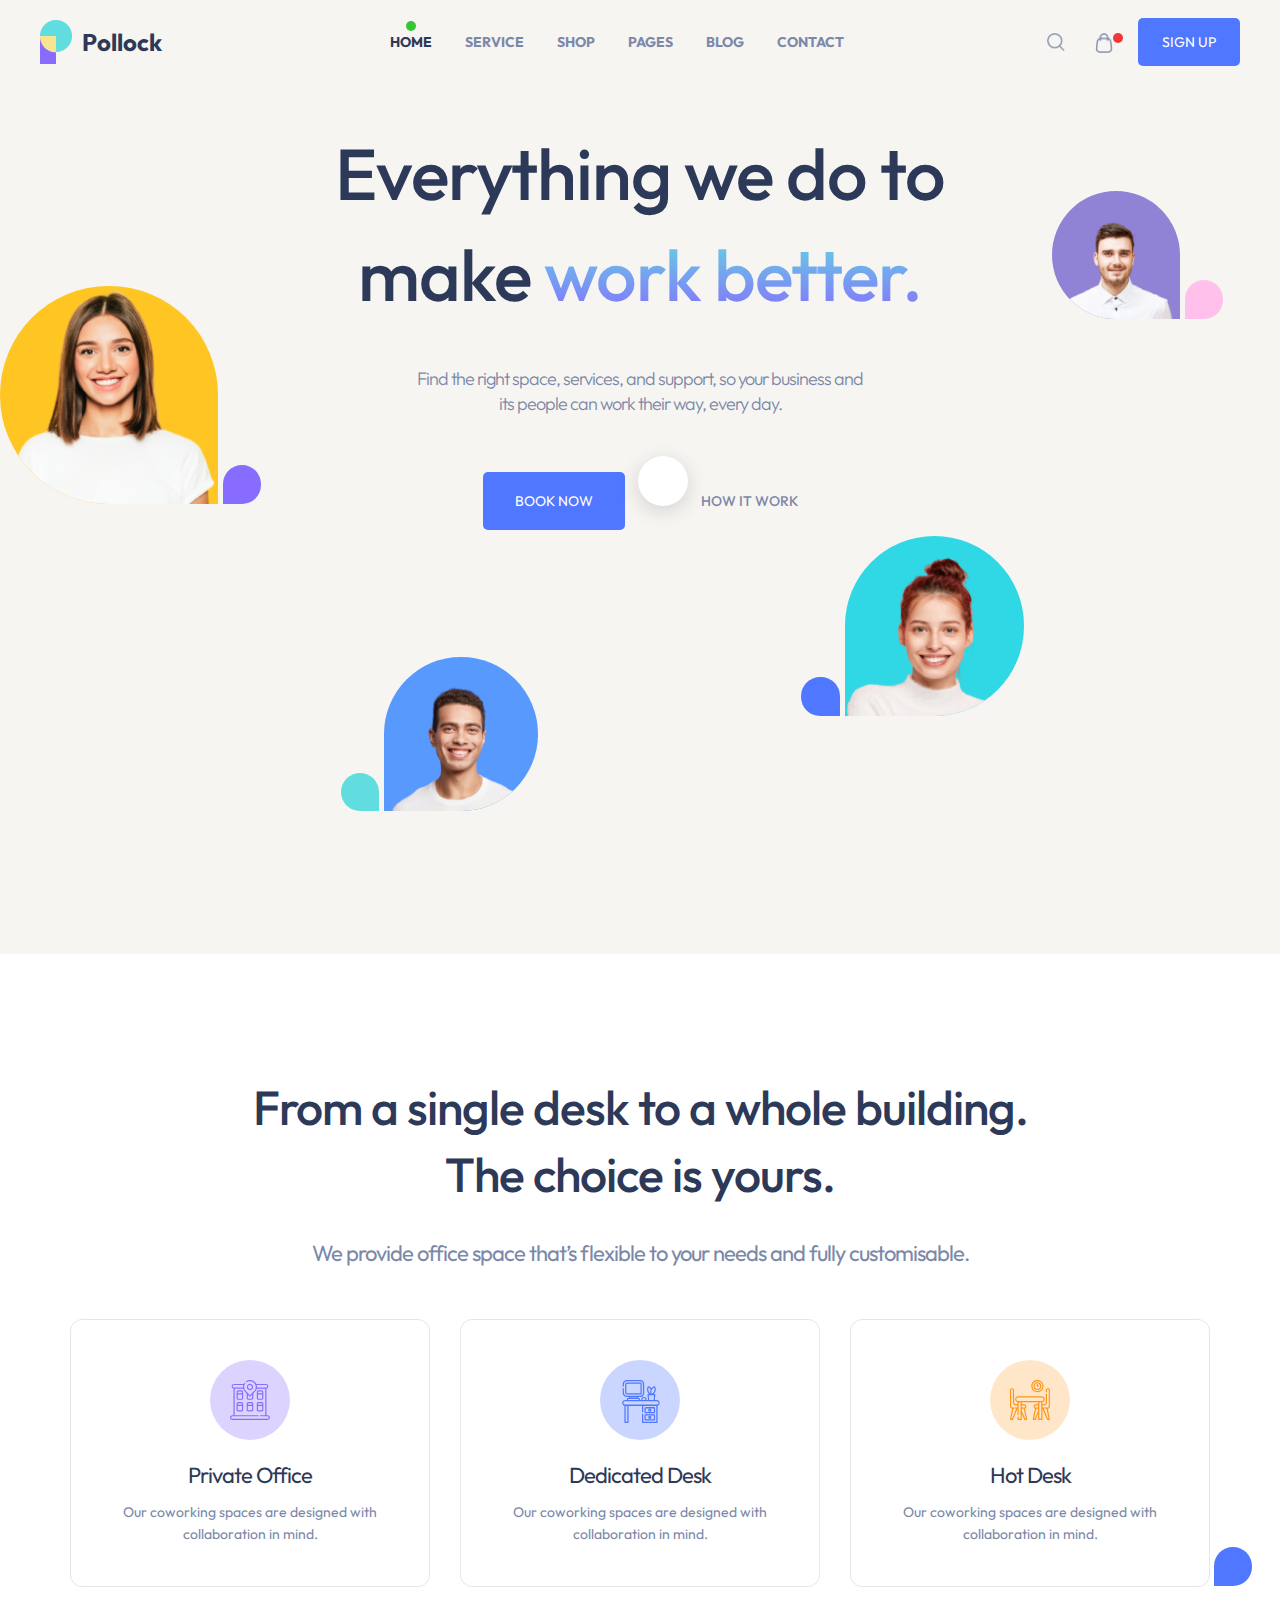
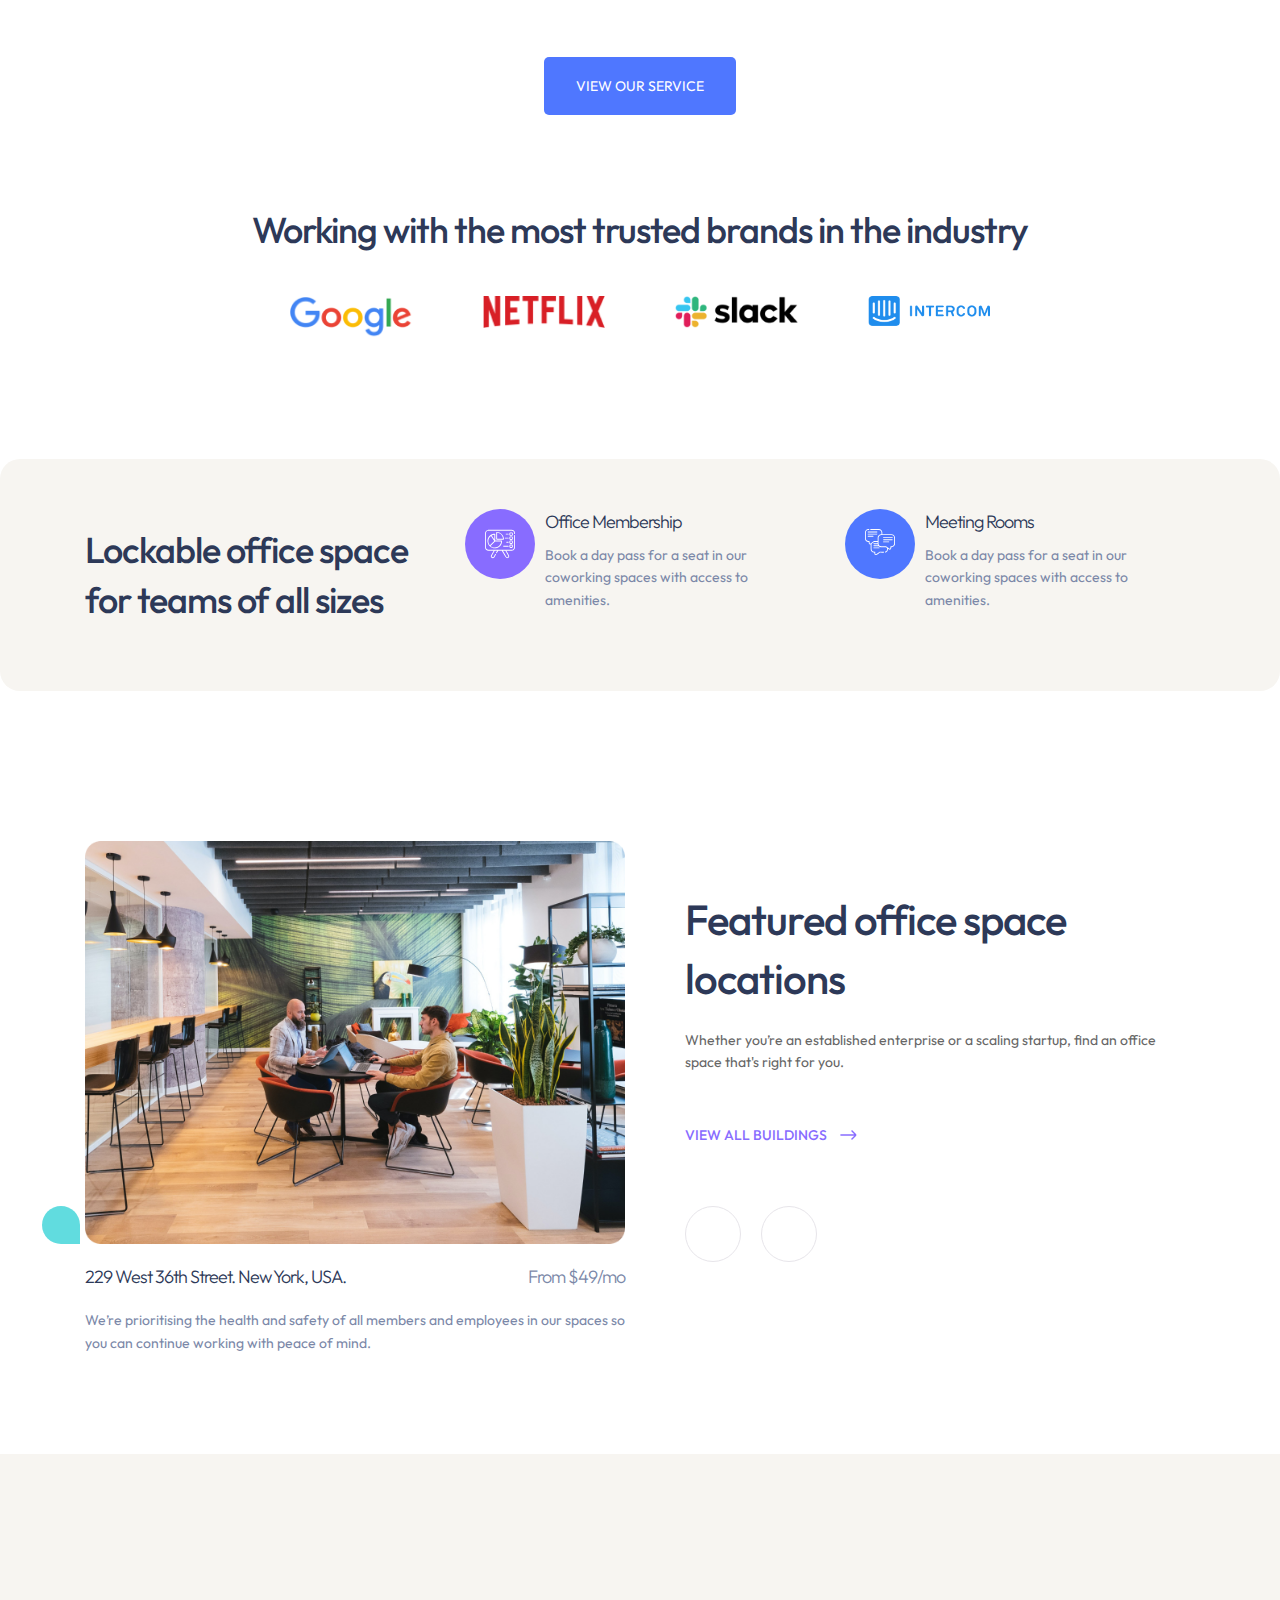
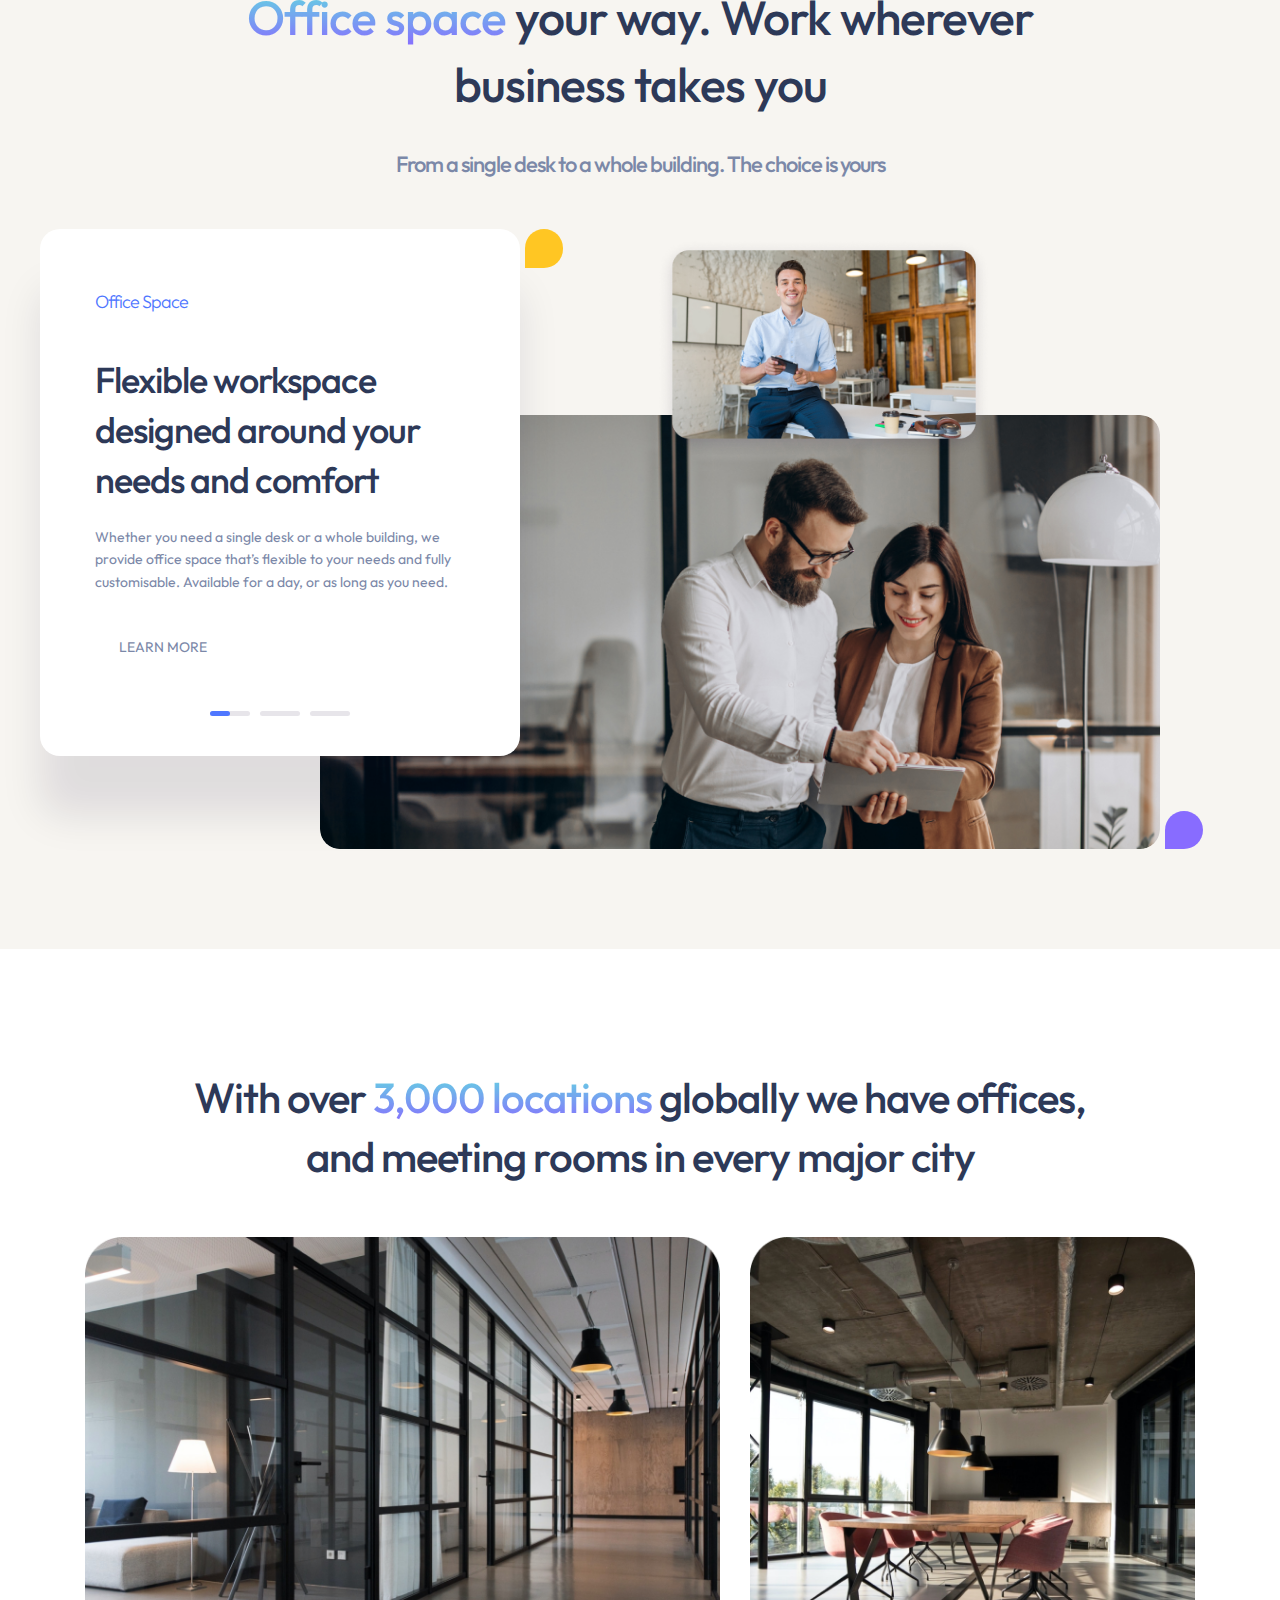
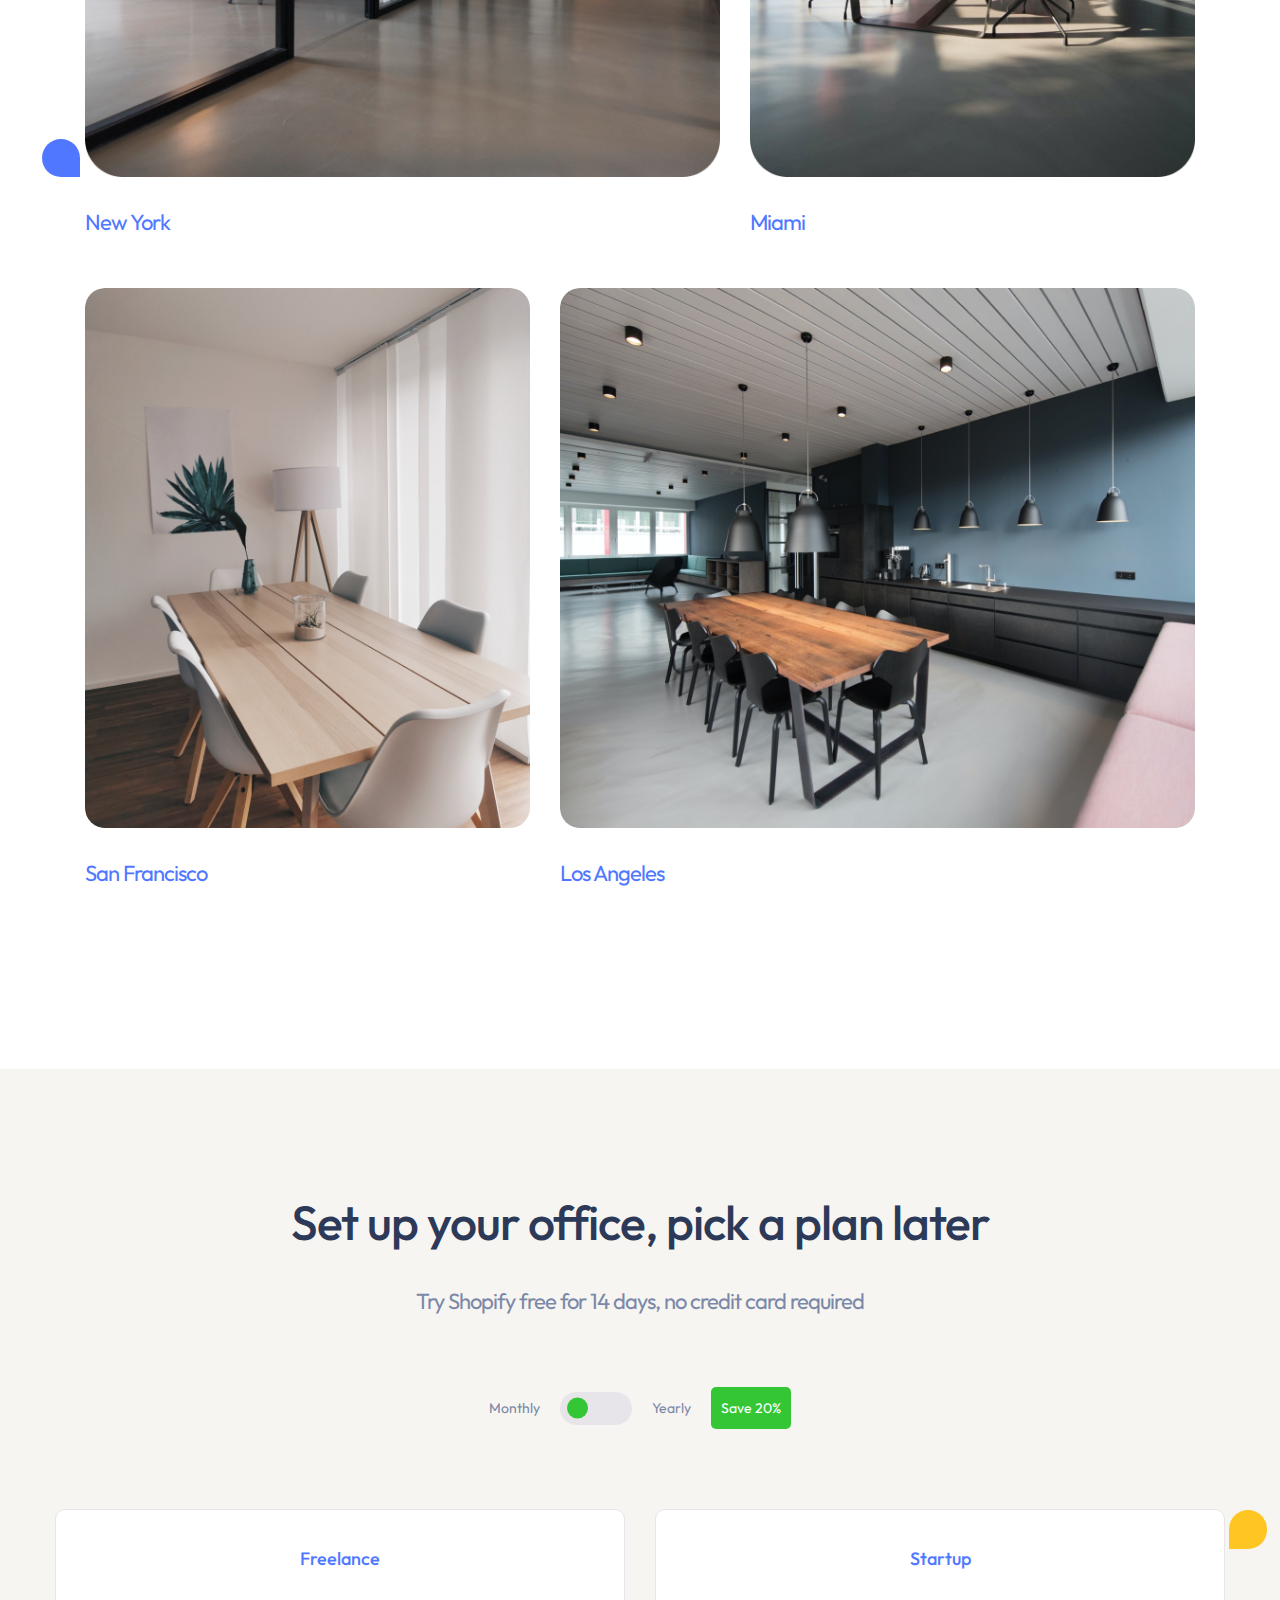
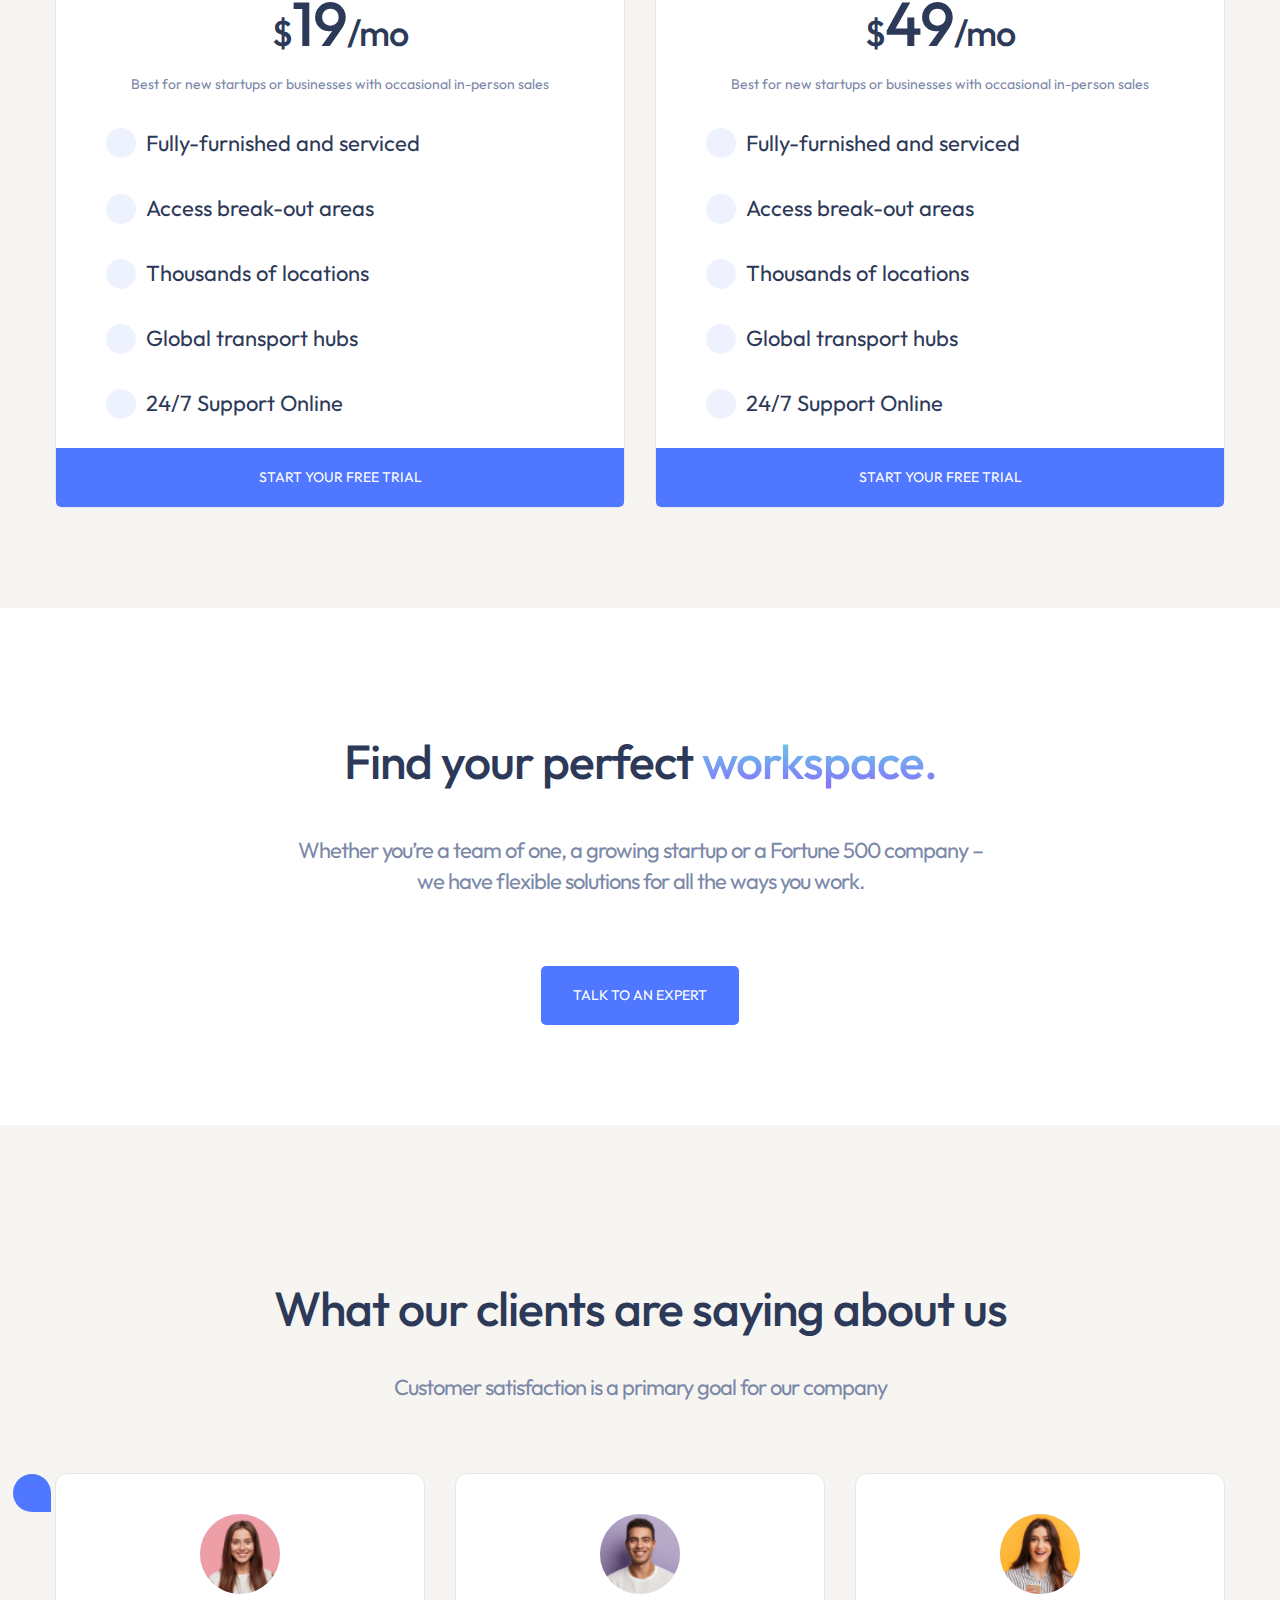
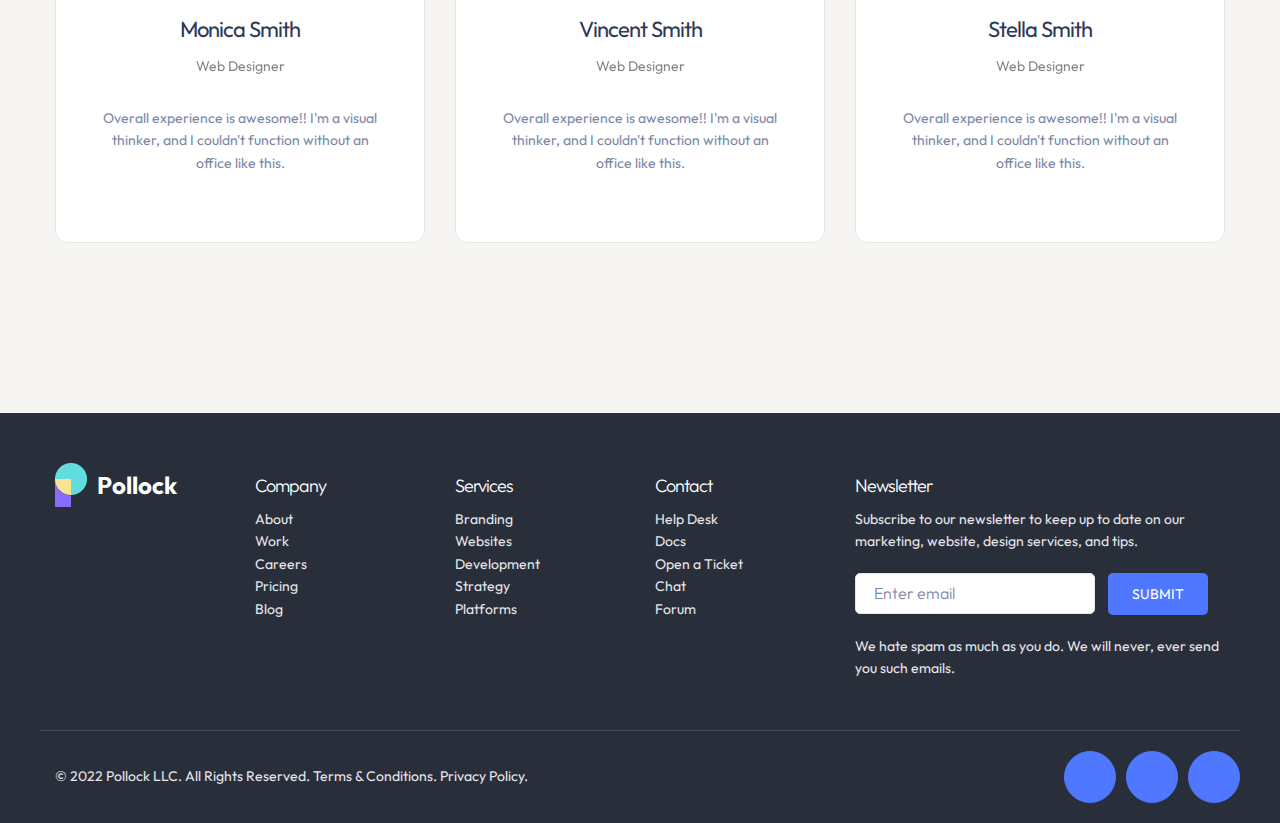
<file: index.html>
<!DOCTYPE html>
<html lang="en">

<head>
    <meta charset="UTF-8">
    <meta http-equiv="X-UA-Compatible" content="IE=edge">
    <meta name="viewport" content="width=device-width, initial-scale=1.0">
    <title>Home</title>
    <link rel="stylesheet" href="./src/style/index.css">
    <link rel="stylesheet" href="https://cdnjs.cloudflare.com/ajax/libs/font-awesome/6.4.0/css/all.min.css"
        integrity="sha512-iecdLmaskl7CVkqkXNQ/ZH/XLlvWZOJyj7Yy7tcenmpD1ypASozpmT/E0iPtmFIB46ZmdtAc9eNBvH0H/ZpiBw=="
        crossorigin="anonymous" referrerpolicy="no-referrer" />
</head>
<style>
    @import url('https://fonts.googleapis.com/css2?family=Outfit:wght@100;200;300;400;500;600;700;800;900&display=swap');
</style>

<body>
    <!-- START HEADER  -->
    <header class="section-page  pt-0">
        <div class="header">
            <div class="bg-custom" style="--bg: #F7F5F1"></div>
            <div class="container">
                <div class="row align-items-center justify-content-between">
                    <!-- START LOGO  -->
                    <div class="logo py-20">
                        <img class="logo__image" src="./images/Frame.png" alt="">
                        <span class="logo__name pl-10">Pollock</span>
                    </div>
                    <!-- END LOGO  -->
                    <!-- START NAV  -->
                    <div class="header__nav">
                        <div class="nav">
                            <ul class="nav__ul">
                                <li class="nav__li nav__li--active ">
                                    <a class="nav__link" href="./index.html">Home</a>
                                </li>
                                <li class="nav__li">
                                    <a class="nav__link">Service</a>
                                </li>
                                <li class="nav__li">
                                    <a class="nav__link" href="shop.html">Shop</a>
                                </li>
                                <li class="nav__li">
                                    <a class="nav__link" href="./portfolio.html">Pages</a>
                                </li>
                                <li class="nav__li">
                                    <a class="nav__link" href="./blog.html">Blog</a>
                                </li>
                                <li class="nav__li">
                                    <a class="nav__link">Contact</a>
                                </li>
                            </ul>
                        </div>
                    </div>

                    <!-- END NAV  -->
                    <!-- START RIGHT-NAV  -->
                    <div class="header__right-nav">
                        <div class="right-nav">
                            <a class="right-nav__icon"><img src="./images/icon/Search.png" class="card-img"></a>
                            <a class="right-nav__icon right-nav__icon--isset"><img src="./images/icon/Bag2.png"
                                    class="card-img" alt=""></a>
                            <a class="button button--blue ml-10">SIGN UP</a>
                        </div>
                    </div>
                    <!-- END RIGHT-NAV  -->
                    <a class="button button--blue header__menu-mobile" id="offcanvas__open"
                        onclick="openOffcanvas(this.id)"><i class="fa-solid fa-bars"></i></a>
                </div>
            </div>
            <div class="container pt-20 pb-50">
                <!-- START BANNER  -->
                <div class="banner">
                    <div class="banner-box">
                        <h1 class="banner__title text-center title-color-default pt-20">Everything we do to <span
                                class="title-break">make <span class="text-color-highlight">work better.</span></span>
                        </h1>
                        <h6 class="banner__text text-center text-color-default">Find the right space, services, and
                            support, so your business and <br> its people can work their way, every day.</h6>
                        <div class="banner__button-box pt-20">
                            <a class="button button--lg button--blue mx-auto">BOOK NOW</a>
                            <a class="button banner__icon mx-10"><i class="fa-solid fa-play"></i></a>
                            <span class="text-color-default"><b>HOW IT WORK</b></span>
                        </div>
                    </div>
                    <!-- START AVATAR  -->
                    <div class="avatar avatar--1 box-ballon">
                        <div class="ballon--right avatar__ballon" style="background-color: #FFC623;">
                            <img class="card-img" src="./images/image 47.png" alt="">
                        </div>
                        <div class="ballon ballon--bottom-right" style="background: #886CFF;"></div>
                    </div>
                    <div class="avatar avatar--2 box-ballon">
                        <div class="ballon ballon--bottom-left" style="background: #61DCDF;"></div>
                        <div class="avatar__ballon avatar__ballon--right" style="background-color: #5899FD;">
                            <img class="card-img pt-30" src="./images/image 45.png" alt="">
                        </div>
    
                    </div>
                    <div class="avatar avatar--3 box-ballon">
                        <div class="ballon ballon--bottom-left" style="background: #4F77FF;"></div>
                        <div class="avatar__ballon avatar__ballon--right" style="background-color: #2FD8E4;">
                            <img class="card-img pt-20"
                                src="./images/tender-feminine-woman-with-blue-eyes-smiles-pleasantly-has-toothy-smile-wears-white-comfortable-sweater-looks-directly-camera-isolated-pink-background-removebg-preview 1.png"
                                alt="">
                        </div>
                    </div>
                    <div class="avatar avatar--4 box-ballon">
                        <div class="avatar__ballon " style="background-color: #9083D5;">
                            <img class="card-img pt-30" src="./images/image 25.png" alt="">
                        </div>
                        <div class="ballon ballon--bottom-right" style="background: #FFC0EC;"></div>
                    </div>
                    <!-- END AVATAR  -->
                </div>
                <!-- END BANNER  -->
            </div>
        </div>

       
    </header>
    <!-- END HEADER  -->

    <div class="section-page">
        <div class="container text-center">
            <h2 class=" title-color-default">From a single desk to a whole building. <span class="title-break"> The
                    choice is yours.</span></h2>
            <h5 class=" text-color-default pb-50 pt-10">We provide office space that’s flexible to your needs and fully
                customisable.</h5>
            <div class="row col mx-auto " style="--col-sm:12 --col-lg: 10; --grid: 12">
                <!-- START CARD  -->
                <div class="col" style=" --col-lg: 4; --col-md: 4; --col-sm:12; --grid: 12">
                    <div class="card card--hover" style="--minHeight: 0px">
                        <div class="icon mx-auto"
                            style="--pd: 20px; --size: 80px; --color:#886CFF; --bg: #876cff4b;; --fs: 40px">
                            <img src="./images/icon/Icon.svg" class="card-img" alt="">
                        </div>
                        <h5 class="title-color-default pb-10 pt-20">Private Office</h5>
                        <div class="text-color-default">Our coworking spaces are designed with collaboration in mind.
                        </div>
                    </div>
                </div>
                <div class="col" style=" --col-lg: 4; --col-md: 4; --col-sm:12; --grid: 12">
                    <div class="card card--hover" style="--minHeight: 0px">
                        <div class="icon mx-auto"
                            style="--pd: 20px; --size: 80px; --color:#4F77FF; --bg: #4f78ff4d; --fs: 40px">
                            <img src="./images/icon/Icon2.svg" class="card-img" alt="">
                        </div>
                        <h5 class="title-color-default pb-10 pt-20">Dedicated Desk</h5>
                        <div class="text-color-default">Our coworking spaces are designed with collaboration in mind.
                        </div>
                    </div>
                </div>
                <div class="col" style=" --col-lg: 4; --col-md: 4; --col-sm:12; --grid: 12">
                    <div class="card card--hover box-ballon" style="--minHeight: 0px">
                        <div class="icon mx-auto"
                            style="--pd: 20px; --size: 80px; --color:#FF9513; --bg: #ff95133b; --fs: 40px">
                            <img src="./images/icon/Icon3.svg" class="card-img" alt="">
                        </div>
                        <h5 class="title-color-default pb-10 pt-20">Hot Desk</h5>
                        <div class="text-color-default">Our coworking spaces are designed with collaboration in mind.
                        </div>
                        <div class="ballon ballon--bottom-right d-sm-none" style="--color: #4F77FF"></div>
                    </div>
                </div>
                <!-- END CARD  -->
            </div>
            <a class="button button--lg button--blue mt-50 mb-30">VIEW OUR SERVICE</a>
            <h4 class="title-color-default text-center pt-60">Working with the most trusted brands in the industry</h4>
            <div class="col mx-auto" style="--col-lg: 8; --col-md:10;  --grid: 12">
                <div class="row">
                    <div class="col" style="--col-md:6; --col-sm:6; --col-lg: 3; --grid: 12">
                        <div class="px-20 py-20">
                            <img src="./images/gg.png" class="card-img" alt="">
                        </div>
                    </div>
                    <div class="col" style="--col-md:6; --col-sm:6; --col-lg: 3; --grid: 12">
                        <div class="px-20 py-20">
                            <img src="./images/netflix.png" class="card-img" alt="">
                        </div>
                    </div>
                    <div class="col" style="--col-md:6; --col-sm:6; --col-lg: 3; --grid: 12">
                        <div class="px-20 py-20">
                            <img src="./images/slack.png" class="card-img" alt="">
                        </div>
                    </div>
                    <div class="col" style="--col-md:6; --col-sm:6; --col-lg: 3; --grid: 12">
                        <div class="px-20 py-20">
                            <img src="./images/intercom.png" class="card-img" alt="">
                        </div>
                    </div>
                </div>
            </div>
        </div>
    </div>
    <div class="section-page py-0">
        <div class="container bg">

            <div class="bg-custom" style="--radius: 20px; --bg: #F7F5F1">
            </div>

            <div class="row px-30 align-items-center py-40">
                <div class="col" style="--col-md:12; --col-lg: 4; --grid: 12">
                    <h4 class="title-color-default">Lockable office space for teams of all sizes</h4>
                </div>
                <div class="col" style="--col-md:12; --col-lg: 4; --grid: 12">
                    <div class="d-flex align-items-start mb-30">
                        <div class="icon flex-shrink-0 mt-10" style="--pd: 20px; size: 70px; --bg: #886CFF;">
                            <img src="./images/icon/Frame.svg" class="card-img" alt="">
                        </div>
                        <div class="text-color-default pb-10 pl-10">
                            <h6 class="title-color-default py-10">Office Membership</h6>
                            Book a day pass for a seat in our coworking spaces with access to amenities.
                        </div>
                    </div>
                </div>
                <div class="col" style="--col-md:12; --col-lg: 4; --grid: 12">
                    <div class="d-flex align-items-start mb-30">
                        <div class="icon flex-shrink-0 mt-10" style="--pd: 20px; size: 70px; --bg: #4F77FF;">
                            <img src="./images/icon/Frame1.svg" class="card-img" alt="">
                        </div>
                        <div class="text-color-default pb-10 pl-10">
                            <h6 class="title-color-default py-10">Meeting Rooms</h6>
                            Book a day pass for a seat in our coworking spaces with access to amenities.
                        </div>
                    </div>
                </div>
            </div>
        </div>

    </div>
    <div class="section-page">
        <div class="container">
            <!-- START FEATURE  -->
            <div class="feature">
                <div class="row">
                    <div class="col" style="--col-md:12; --col-lg: 6; --grid: 12">
                        <div class="feature__img box-ballon">
                            <div class="ballon ballon--bottom-left d-sm-none" style="--color: #61DCDF"></div>
                            <img src="./images/feature.png" class="card-img " alt="">
                        </div>
                        <div class="feature__text-box text-color-default">
                            <div class="row justify-content-between">
                                <div class="col pl-0" style="--col-lg: 8; --col-md:8; --col-sm: 8">
                                    <h6 class="pb-10">229 West 36th Street. New York, USA.</h6>
                                </div>
                                <div class="col pr-0" style="--col-lg: 4; --col-md:4; --col-sm: 4">
                                    <h6 class="text-color-default text-end">From $49/mo</h6>
                                </div>
                            </div>
                            We’re prioritising the health and safety of all members and employees in our spaces so you
                            can continue working with peace of mind.
                        </div>
                    </div>
                    <div class="col" style="--col-md:12; --col-lg: 6; --grid: 12">
                        <div class="feature__right">
                            <h3 class="pb-20">Featured office space locations</h3>
                            <div>
                                Whether you’re an established enterprise or a scaling startup, find an office space
                                that's
                                right for you.
                            </div>
                            <a class="feature__text--highlight">
                                View All Buildings
                                <img src="./images/icon/Vector.png" class="ml-10" alt="">
                            </a>
                            <div class="row pt-30">
                                <a class="button icon" style="--size: 56px; --border: #E7E5EA; --color: #E7E5EA">
                                    <i class="fa-solid fa-angle-left"></i>
                                </a>
                                <a class="button icon ml-20" style="--size: 56px; --border: #E7E5EA; --color: #000">
                                    <i class="fa-solid fa-angle-right"></i>
                                </a>
                            </div>
                        </div>
                    </div>
                </div>
            </div>
            <!-- END FEATURE  -->
        </div>
    </div>
    <div class="section-page bg">
        <div class=" bg-custom" style="--bg: #F7F5F1; ">
        </div>
        <div class="container">
            <h2 class="text-center pt-30 pb-20"><span class="text-color-highlight">Office space</span> your way. Work
                wherever <span class="title-break">business takes you</span> </h2>
            <h5 class="text-center text-color-default pt-10"><b>From a single desk to a whole building. The choice is
                    yours</b></h5>
            <!-- START  office-space -->
            <div class="office-space pt-30 pb-30">
                <!-- START CAROLSEL  -->

                <div class="office-space__text-box box-ballon">
                    <div class="ballon ballon--top-right d-sm-none" style="--color: #FFC623"></div>
                    <div class="carolsel my-0 py-0">
                        <div class="col" style="--col-lg:12">
                            <div class="carolsel__item carolsel__item--active">
                                <h6 class="carolsel__subtitle">
                                    Office Space
                                </h6>
                                <h4 class="py-20">Flexible workspace designed around your needs and comfort</h4>
                                <div class="text-color-default pb-30">
                                    Whether you need a single desk or a whole building, we provide office space that’s
                                    flexible to your needs and fully customisable. Available for a day, or as long as
                                    you
                                    need.
                                </div>
                                <a class="button">Learn more <i class="fa-solid fa-arrow-right ml-10"></i></a>
                            </div>
                        </div>
                        <div class="carolsel-dot pt-40">
                            <div class="carolsel-dot__item carolsel-dot__item--active"></div>
                            <div class="carolsel-dot__item ml-10"></div>
                            <div class="carolsel-dot__item ml-10"></div>
                        </div>
                    </div>
                </div>
                <!-- END CAROLSEL  -->
                <div class="office-space__bot-img box-ballon">
                    <div class="ballon ballon--bottom-right d-sm-none" style="--color: #886CFF"></div>
                    <div class="office-space__top-img d-sm-none">
                        <img src="images/office2.png" class="card-img rounded-20" alt="">
                    </div>
                    <img src="images/office1.png" class="card-img rounded-20" alt="">
                </div>

            </div>
            <!-- END  office-space -->
        </div>
    </div>
    <div class="section-page">
        <div class="container">
            <h3 class="text-center">With over <span class="text-color-highlight">3,000 locations</span> globally we have
                offices, <span class="title-break">and meeting rooms in every major city</span></h3>
            <div class="location">
                <div class="row">
                    <div class="col" style="--col-lg: 7; --grid: 12; --col-sm: 7; --col-md: 7;">
                        <div class="box-ballon">
                            <img src="images/loc1.png" class="card-img rounded-20" alt="">
                            <div class="ballon ballon--bottom-left" style="--color: #4F77FF">
                            </div>
                        </div>
                        <h5 class="location__name" style="color: #4F77FF;">New York</h5>
                    </div>
                    <div class="col" style="--col-lg: 5; --grid: 12; --col-sm: 5; --col-md: 5;">
                        <img src="images/loc2.png" class="card-img rounded-20" alt="">
                        <h5 class="location__name" style="color: #4F77FF;">Miami</h5>
                    </div>
                    <div class="col" style="--col-lg: 5; --grid: 12; --col-sm: 5; --col-md: 5;">
                        <img src="images/loc3.png" class="card-img rounded-20" alt="">
                        <h5 class="location__name" style="color: #4F77FF;">San Francisco</h5>
                    </div>
                    <div class="col" style="--col-lg: 7; --grid: 12; --col-sm: 7; --col-md: 7;">
                        <img src="images/loc4.png" class="card-img rounded-20" alt="">
                        <h5 class="location__name" style="color: #4F77FF;">Los Angeles</h5>
                    </div>
                </div>
            </div>
        </div>
    </div>
    <div class="section-page">
        <div class=" bg-custom" style="--bg: #F7F5F1; ">
        </div>
        <div class="container">
            <h2 class="pb-20 text-center">Set up your office, pick a plan later</h2>
            <h5 class="text-center text-color-default pt-10">Try Shopify free for 14 days, no credit card required</h5>
            <!-- TOGGLE START  -->
            <div class="text-color-default row align-items-center justify-content-center py-50">
                Monthly
                <button class="toggle  mx-20" onclick="toggle(this)">
                    <div class="toggle__activity"></div>
                </button> Yearly
                <div class=" ml-20" style="color: #fff; padding: 10px; border-radius: 5px; background-color:  #34C635;">
                    Save 20%</div>
            </div>
            <!-- TOGGLE END -->
            <div class="row">
                <div class="col pt-30 position-relative" style="--col-md: 6; --col-lg: 6; --grid: 12">
                    <div class="bundle bundle--flexible text-color-default">
                        <div class="bundle__name">
                            Freelance
                        </div>
                        <div class="bundle__price">
                            $<span class="bundle__price--bigSize" id="bundlePriceSM">19</span>/mo
                        </div>
                        Best for new startups or businesses with occasional in-person sales

                        <div class="row align-items-center pt-30">
                            <div class="bundle__tick"><i class="fa-solid fa-check"></i></div>
                            <div class="bundle__content pl-10">
                                Fully-furnished and serviced
                            </div>
                        </div>
                        <div class="row align-items-center pt-30">
                            <div class="bundle__tick"><i class="fa-solid fa-check"></i></div>
                            <div class="bundle__content pl-10">
                                Access break-out areas
                            </div>
                        </div>
                        <div class="row align-items-center pt-30">
                            <div class="bundle__tick"><i class="fa-solid fa-check"></i></div>
                            <div class="bundle__content pl-10">
                                Thousands of locations
                            </div>
                        </div>
                        <div class="row align-items-center pt-30">
                            <div class="bundle__tick"><i class="fa-solid fa-check"></i></div>
                            <div class="bundle__content pl-10">
                                Global transport hubs
                            </div>
                        </div>
                        <div class="row align-items-center pt-30 pb-50">
                            <div class="bundle__tick"><i class="fa-solid fa-check"></i></div>
                            <div class="bundle__content pl-10">
                                24/7 Support Online
                            </div>
                        </div>
                        <a class="button button--lg button--blue bundle__button">Start your free trial</a>
                    </div>
                </div>
                <div class="col pt-30  position-relative" style="--col-md:6; --col-lg: 6; --grid: 12">
                    <div class="bundle bundle--flexible text-color-default box-ballon">
                        <div class="ballon ballon--top-right d-md-none" style="--color: #FFC623"></div>
                        <div class="bundle__name">
                            Startup
                        </div>
                        <div class="bundle__price">
                            $<span class="bundle__price--bigSize" id="bundlePriceLG">49</span>/mo
                        </div>
                        Best for new startups or businesses with occasional in-person sales

                        <div class="row align-items-center pt-30">
                            <div class="bundle__tick"><i class="fa-solid fa-check"></i></div>
                            <div class="bundle__content pl-10">
                                Fully-furnished and serviced
                            </div>
                        </div>
                        <div class="row align-items-center pt-30">
                            <div class="bundle__tick"><i class="fa-solid fa-check"></i></div>
                            <div class="bundle__content pl-10">
                                Access break-out areas
                            </div>
                        </div>
                        <div class="row align-items-center pt-30">
                            <div class="bundle__tick"><i class="fa-solid fa-check"></i></div>
                            <div class="bundle__content pl-10">
                                Thousands of locations
                            </div>
                        </div>
                        <div class="row align-items-center pt-30">
                            <div class="bundle__tick"><i class="fa-solid fa-check"></i></div>
                            <div class="bundle__content pl-10">
                                Global transport hubs
                            </div>
                        </div>
                        <div class="row align-items-center pt-30 pb-50">
                            <div class="bundle__tick"><i class="fa-solid fa-check"></i></div>
                            <div class="bundle__content pl-10">
                                24/7 Support Online
                            </div>
                        </div>
                        <a class="button button--lg button--blue bundle__button">Start your free trial</a>
                    </div>
                </div>
            </div>

        </div>
    </div>
    <div class="section-page text-center">
        <div class="container">
            <h2>Find your perfect <span class="text-color-highlight">workspace.</span></h2>
            <h5 class="text-color-default">Whether you’re a team of one, a growing startup or a Fortune 500 company –
                <span class="title-break">we have flexible solutions for all the ways you work.</span>
            </h5>
            <a class="button button--lg button--blue mt-50">Talk to an expert</a>
        </div>
    </div>
    <div class="section-page text-center">
        <div class=" bg-custom" style="--bg: #F7F5F1; ">
        </div>

        <div class="container">
            <h2 class="pt-50 pb-20">What our clients are saying about us</h2>
            <h5 class="text-color-default pt-10">Customer satisfaction is a primary goal for our company</h5>
            <div class="row py-50">
                <div class="col" style="--col-sm:12; --col-lg: 4; --grid: 12">
                    <div class="card card--bg box-ballon">
                        <div class="ballon ballon--top-left" style="--color: #4F77FF"></div>
                        <div class="icon mx-auto" style="--size: 80px; --color:#886CFF; --bg: #876cff4b;"><img
                                class="card-img" src="./images/ch1.png" alt=""></div>
                        <h5 class="title-color-default pb-10 pt-20">Monica Smith</h5>
                        <div class="card__subtitle">
                            Web Designer
                        </div>
                        <div class="card__star">
                            <i class="fa-solid fa-star card__star--active"></i>
                            <i class="fa-solid fa-star card__star--active"></i>
                            <i class="fa-solid fa-star card__star--active"></i>
                            <i class="fa-solid fa-star card__star--active"></i>
                            <i class="fa-regular fa-star card__star--active"></i>
                        </div>
                        <div class="text-color-default pt-30">Overall experience is awesome!! I'm a visual thinker, and
                            I couldn't function without an office like this.</div>
                    </div>
                </div>
                <div class="col" style="--col-sm:12; --col-lg: 4; --grid: 12">
                    <div class="card card--bg">

                        <div class="icon mx-auto" style="--size: 80px; --color:#886CFF; --bg: #876cff4b;"><img
                                class="card-img" src="./images/ch2.png" alt=""></div>
                        <h5 class="title-color-default pb-10 pt-20">Vincent Smith</h5>
                        <div class="card__subtitle">
                            Web Designer
                        </div>
                        <div class="card__star">
                            <i class="fa-solid fa-star card__star--active"></i>
                            <i class="fa-solid fa-star card__star--active"></i>
                            <i class="fa-solid fa-star card__star--active"></i>
                            <i class="fa-solid fa-star card__star--active"></i>
                            <i class="fa-regular fa-star card__star--active"></i>
                        </div>
                        <div class="text-color-default pt-30">Overall experience is awesome!! I'm a visual thinker, and
                            I couldn't function without an office like this.</div>
                    </div>
                </div>
                <div class="col" style="--col-sm:12; --col-lg: 4; --grid: 12">
                    <div class="card card--bg box-ballon">
                        <div class="icon mx-auto" style="--size: 80px; --color:#886CFF; --bg: #876cff4b;"><img
                                class="card-img" src="./images/ch3.png" alt=""></div>
                        <h5 class="title-color-default pb-10 pt-20">Stella Smith</h5>
                        <div class="card__subtitle">
                            Web Designer
                        </div>
                        <div class="card__star">
                            <i class="fa-solid fa-star card__star--active"></i>
                            <i class="fa-solid fa-star card__star--active"></i>
                            <i class="fa-solid fa-star card__star--active"></i>
                            <i class="fa-solid fa-star card__star--active"></i>
                            <i class="fa-solid fa-star card__star--active"></i>
                        </div>
                        <div class="text-color-default pt-30">Overall experience is awesome!! I'm a visual thinker, and
                            I couldn't function without an office like this.</div>
                    </div>
                </div>
            </div>
        </div>

    </div>

    <div class="offcanvas" id="offcanvas">
        <div class="offcanvas__modal" id="offcanvas__modal" onclick="closeOffcanvas(this.id)"></div>
        <div class="offcanvas__site" id="offcanvas__site">
            <span class="offcanvas__close" id="offcanvas__close" onclick="closeOffcanvas(this.id)"><i
                    class="fa-solid fa-x"></i></span>
            <h3 class="text-center">MENU</h3>
            <div class="list">
                <a class="list__item list__item--active" href="./index.html">Home</a>
                <a class="list__item">Service</a>
                <a class="list__item">About</a>
                <a class="list__item" href="./portfolio.html">Pages</a>
                <a class="list__item" href="./blog.html">Blog</a>
                <a class="list__item">Contact</a>
            </div>
        </div>
    </div>

    </div>
    </div>
    <footer class="section-page footer py-0">
        <div class="bg-custom" style="--bg: #292F3A; ">
        </div>
        <div class="container">
            <div class="row align-items-start justify-content-between divider">
                <div class="col" style="--col-lg: 2; --grid: 12; --col-sm: 12">
                    <div class="logo py-20">
                        <img class="logo__image" src="./images/Frame.png" alt="">
                        <span class="logo__name logo__name--white pl-10">Pollock</span>
                    </div>
                </div>
                <div class="col py-20" style="--col-lg: 2; --grid: 12; --col-sm: 4; --col-md: 4">
                    <h6 class="footer__title py-10">Company</h6>
                    <div class="footer__link">About</div>
                    <div class="footer__link">Work</div>
                    <div class="footer__link">Careers</div>
                    <div class="footer__link">Pricing</div>
                    <div class="footer__link">Blog</div>
                </div>
                <div class="col py-20" style="--col-lg: 2; --grid: 12; --col-sm: 4; --col-md: 4">
                    <h6 class="footer__title py-10">Services</h6>
                    <div class="footer__link">Branding</div>
                    <div class="footer__link">Websites</div>
                    <div class="footer__link">Development</div>
                    <div class="footer__link">Strategy</div>
                    <div class="footer__link">Platforms</div>
                </div>
                <div class="col py-20" style="--col-lg: 2; --grid: 12; --col-sm: 4; --col-md: 4">
                    <h6 class="footer__title py-10">Contact</h6>
                    <div class="footer__link">Help Desk</div>
                    <div class="footer__link">Docs</div>
                    <div class="footer__link">Open a Ticket</div>
                    <div class="footer__link">Chat</div>
                    <div class="footer__link">Forum</div>
                </div>
                <div class="col py-20" style="--col-md: 12; --col-lg: 4; --grid: 12">
                    <h6 class="footer__title py-10">Newsletter</h6>
                    <div class="footer__link">
                        Subscribe to our newsletter to keep up to date on our marketing, website, design services, and
                        tips.
                    </div>
                    <form class="form">
                        <input type="text" class="form__input mr-10 pt-10" style="--minusWidth: 130px"
                            placeholder="Enter email">
                        <button class="button button--blue mr-10" type="submit">SUBMIT</button>
                    </form>
                    <div class="footer__link">
                        We hate spam as much as you do. We will never, ever send you such emails.
                    </div>
                </div>
            </div>

            <div class="row align-items-center justify-content-between pt-20">
                <div class="footer__link col pb-20" style="--col-sm:12">
                    © 2022 Pollock LLC. All Rights Reserved. Terms & Conditions. Privacy Policy.
                </div>
                <div class="row pb-20 pl-10" style="--gap: 10px; --col-sm:12">
                    <a class="button icon icon--hover" style="--bg: #4F77FF; --border: #4F77FF; --size: 52px"><i
                            class="fa-brands fa-facebook-f"></i></a>
                    <a class="button icon icon--hover" style="--bg: #4F77FF; --border: #4F77FF; --size: 52px"><i
                            class="fa-brands fa-twitter"></i></a>
                    <a class="button icon icon--hover" style="--bg: #4F77FF; --border: #4F77FF; --size: 52px"><i
                            class="fa-brands fa-linkedin-in"></i></a>
                </div>
            </div>
        </div>
    </footer>
    <script src="./src/index.js"></script>
</body>

</html>
</file>
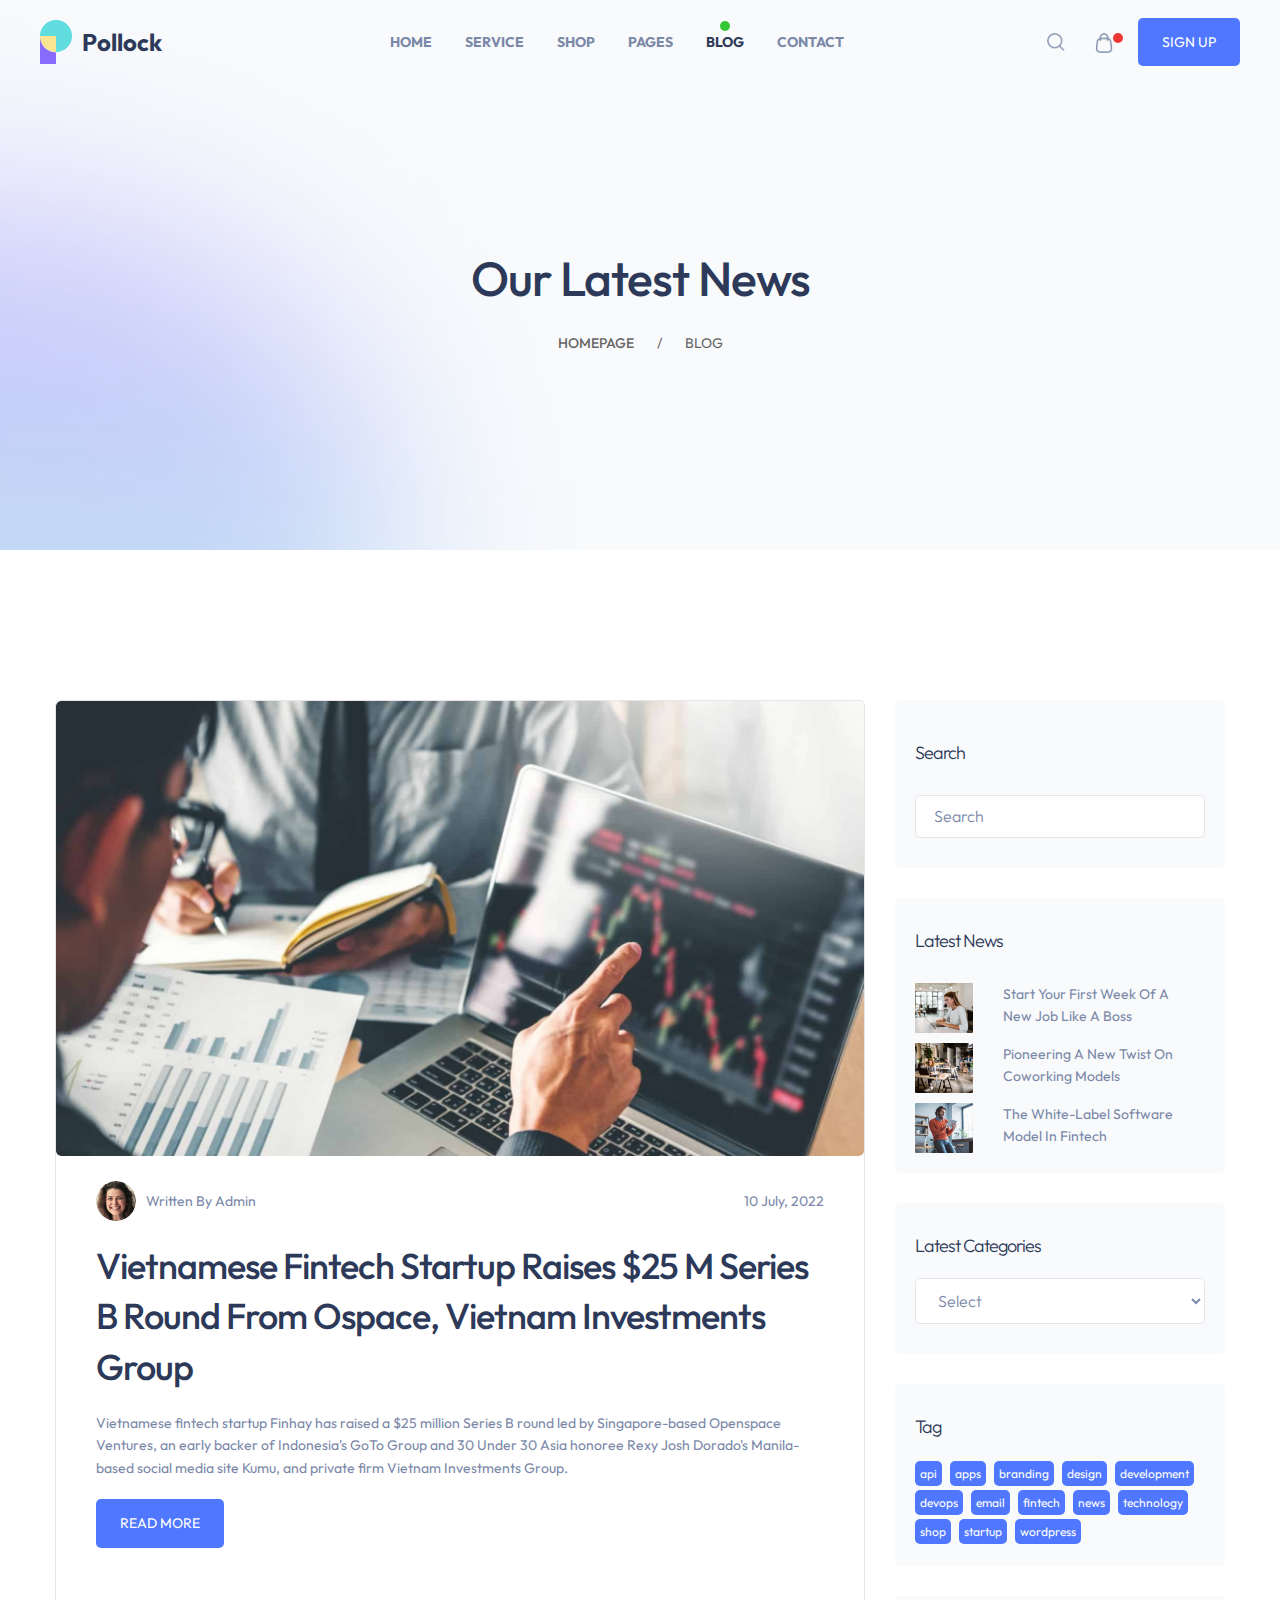
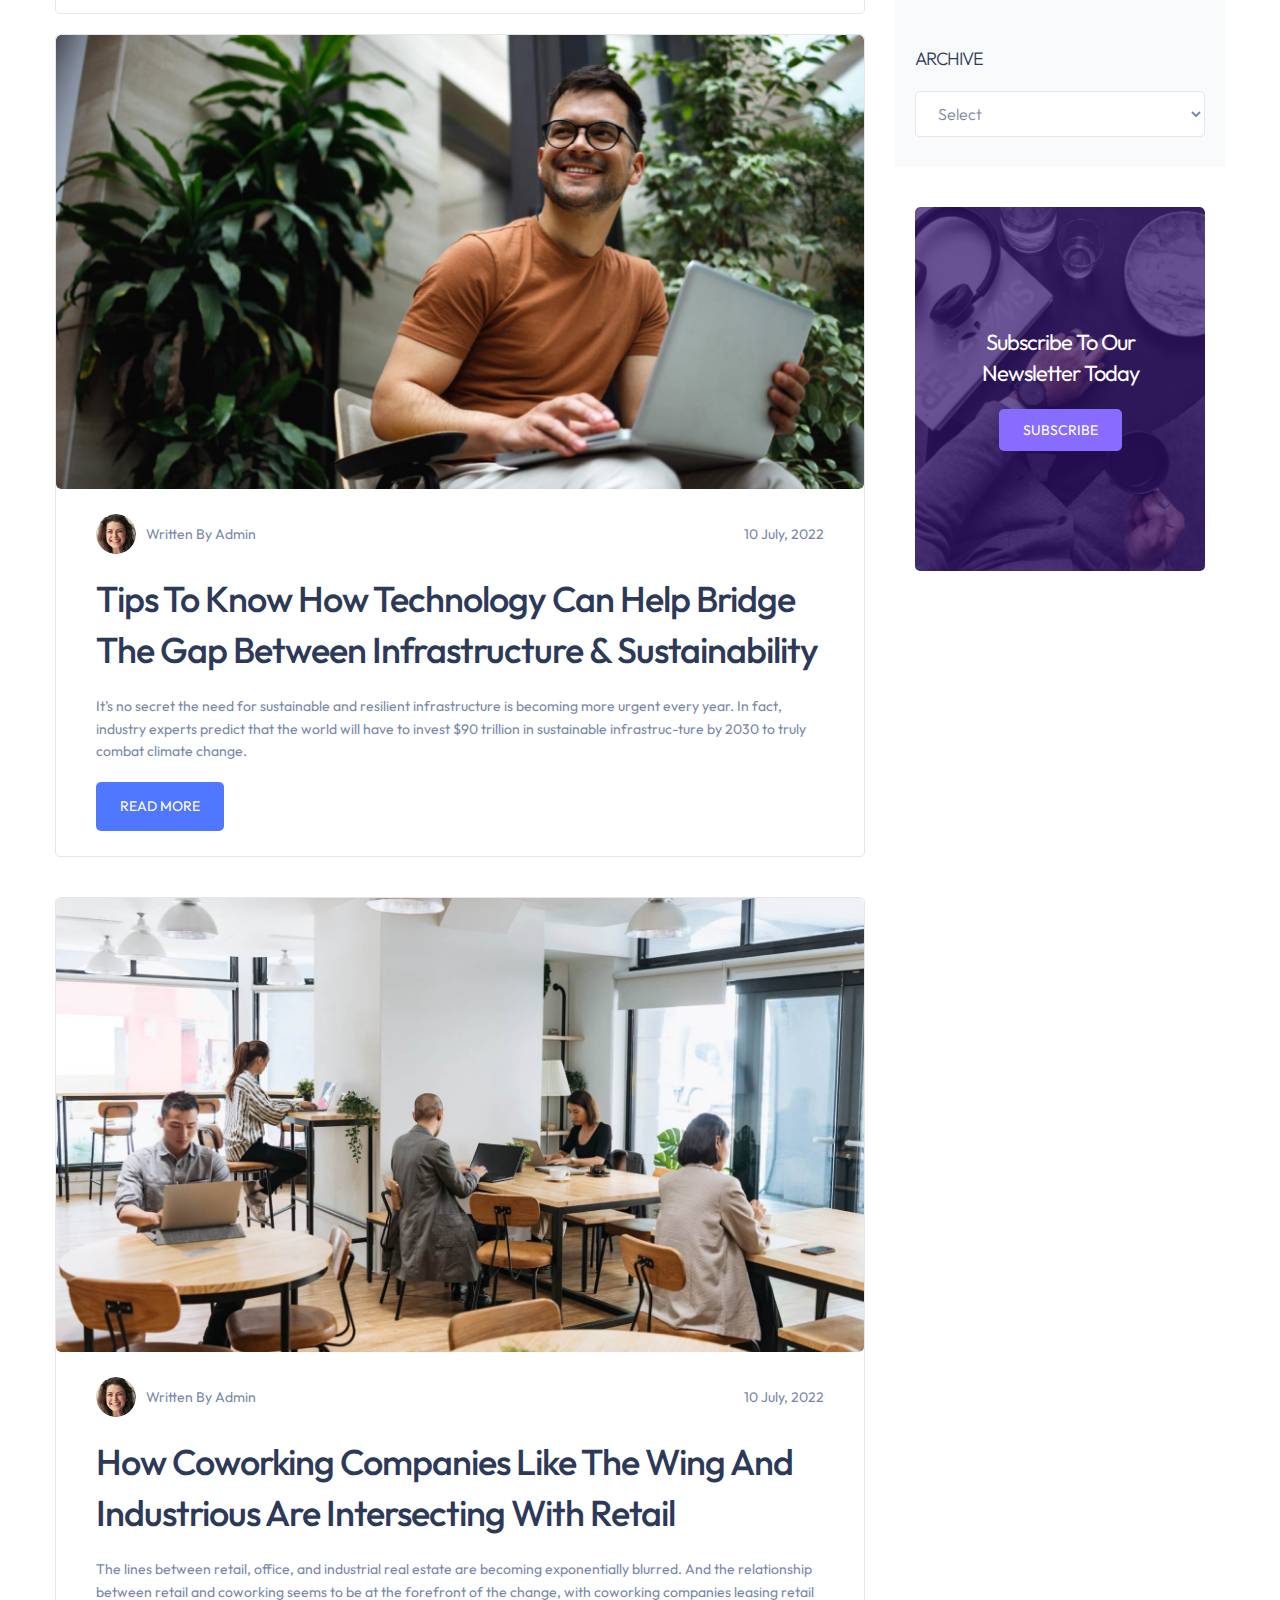
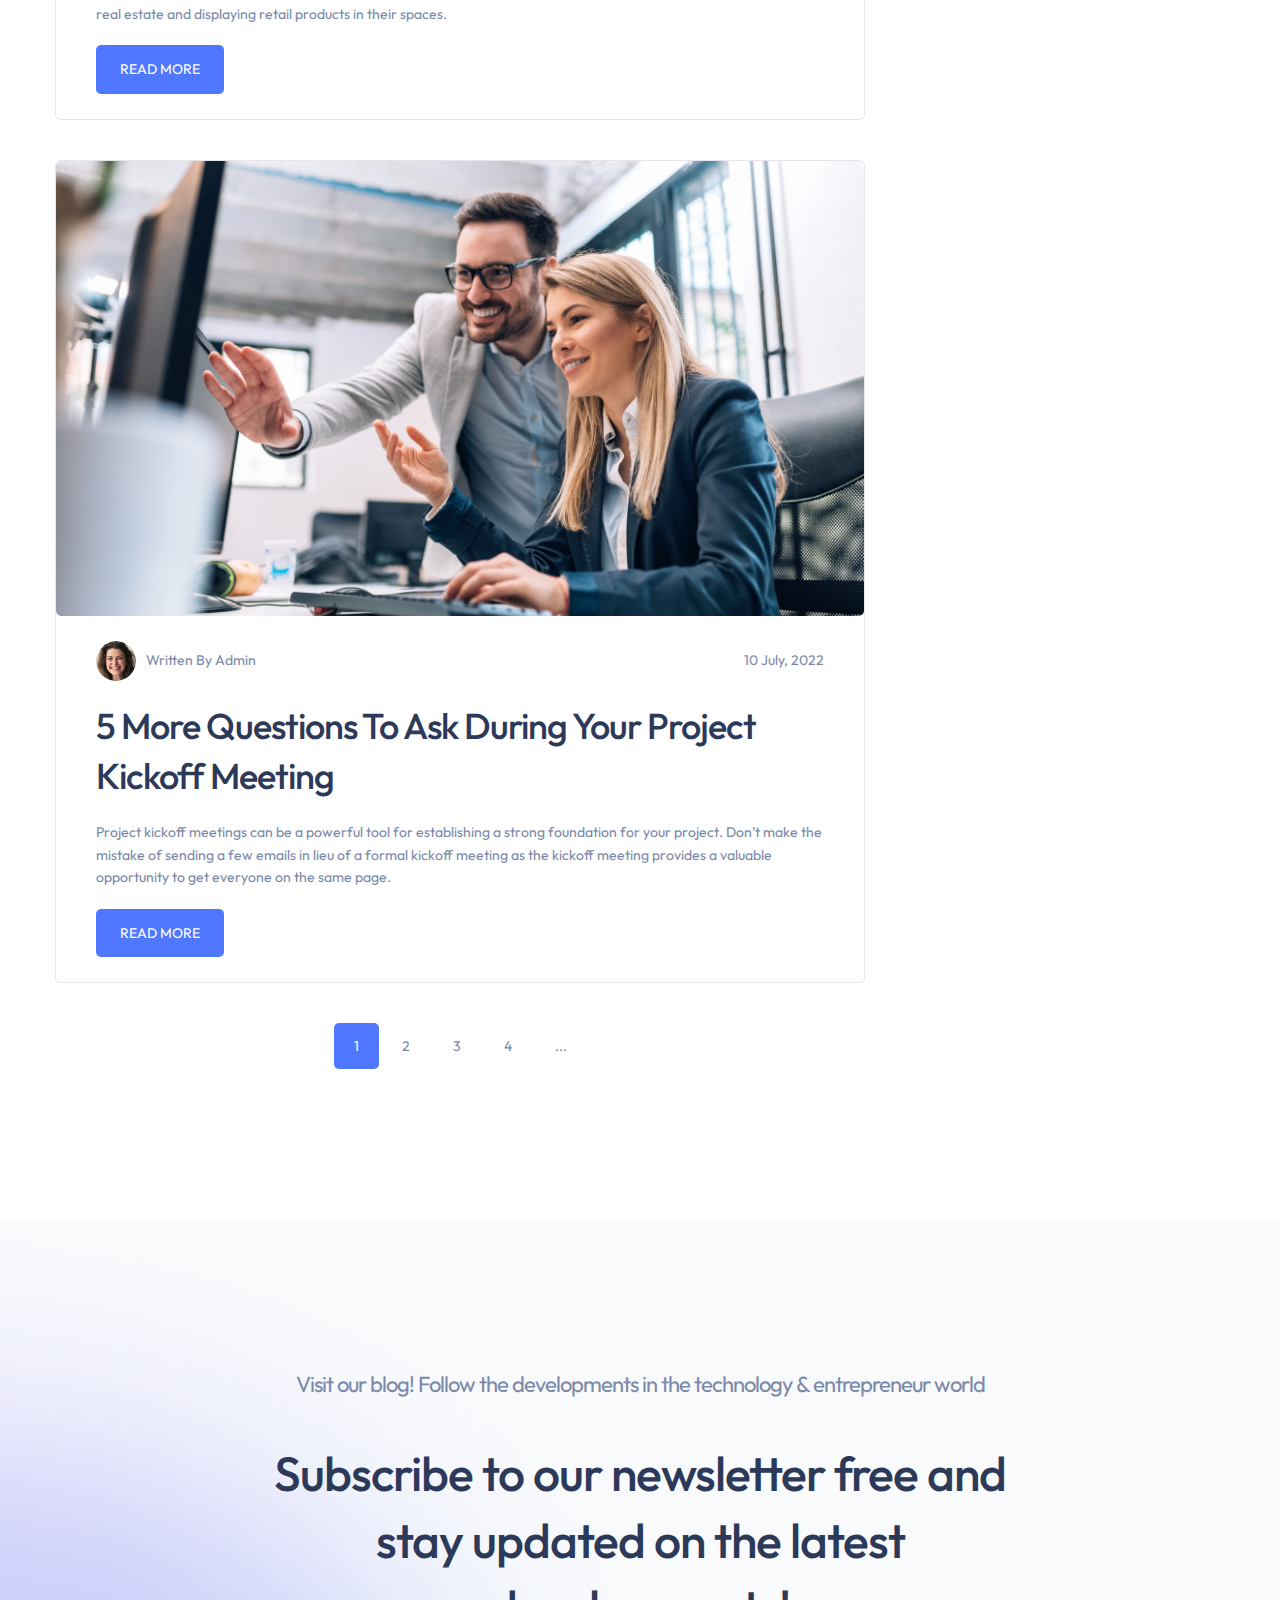
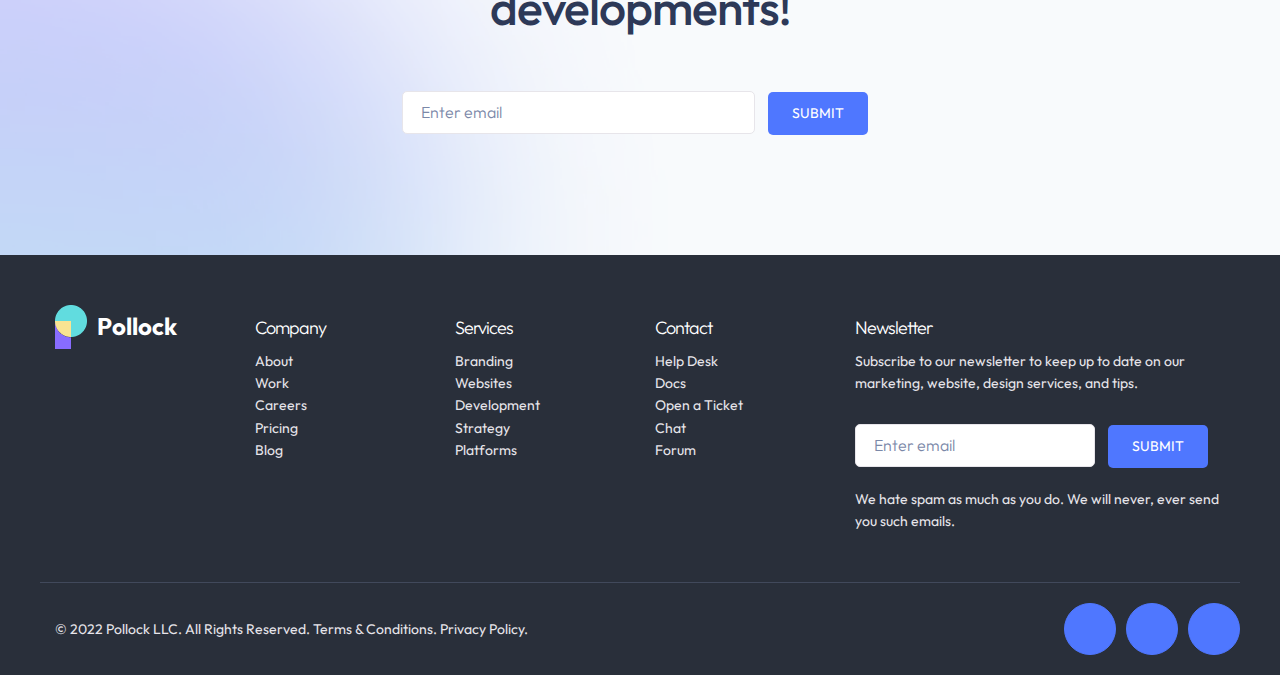
<file: blog.html>
<!DOCTYPE html>
<html lang="en">

<head>
    <meta charset="UTF-8">
    <meta http-equiv="X-UA-Compatible" content="IE=edge">
    <meta name="viewport" content="width=device-width, initial-scale=1.0">
    <title>Blog</title>
    <link rel="stylesheet" href="./src/style/index.css">
    <link rel="stylesheet" href="https://cdnjs.cloudflare.com/ajax/libs/font-awesome/6.4.0/css/all.min.css"
        integrity="sha512-iecdLmaskl7CVkqkXNQ/ZH/XLlvWZOJyj7Yy7tcenmpD1ypASozpmT/E0iPtmFIB46ZmdtAc9eNBvH0H/ZpiBw=="
        crossorigin="anonymous" referrerpolicy="no-referrer" />
</head>
<style>
    @import url('https://fonts.googleapis.com/css2?family=Outfit:wght@100;200;300;400;500;600;700;800;900&display=swap');
</style>

<body>
    <header class="section-page text-center pb-50 pt-0">
        <div class="header">
            <div class="bg-custom bg-custom--img pb-50" style="background-image: url(./images/blog/BG.png);"></div>
            <div class="container">
                <div class="row align-items-center justify-content-between">
                    <!-- START LOGO  -->
                    <div class="logo py-20">
                        <img class="logo__image" src="./images/Frame.png" alt="">
                        <span class="logo__name pl-10">Pollock</span>
                    </div>
                    <!-- END LOGO  -->
                    <!-- START NAV  -->
                    <div class="header__nav">
                        <div class="nav">
                            <ul class="nav__ul">
                                <li class="nav__li ">
                                    <a class="nav__link" href="./index.html">Home</a>
                                </li>
                                <li class="nav__li">
                                    <a class="nav__link">Service</a>
                                </li>
                                <li class="nav__li">
                                    <a class="nav__link" href="./shop.html">Shop</a>
                                </li>
                                <li class="nav__li">
                                    <a class="nav__link" href="./portfolio.html">Pages</a>
                                </li>
                                <li class="nav__li nav__li--active ">
                                    <a class="nav__link " href="./blog.html">Blog</a>
                                </li>
                                <li class="nav__li">
                                    <a class="nav__link">Contact</a>
                                </li>
                            </ul>
                        </div>
                    </div>

                    <!-- END NAV  -->
                    <!-- START RIGHT-NAV  -->
                    <div class="header__right-nav">
                        <div class="right-nav">
                            <a class="right-nav__icon"><img src="./images/icon/Search.png" class="card-img"></a>
                            <a class="right-nav__icon right-nav__icon--isset"><img src="./images/icon/Bag2.png"
                                    class="card-img" alt=""></a>
                            <a class="button button--blue ml-10">SIGN UP</a>
                        </div>
                    </div>
                    <!-- END RIGHT-NAV  -->
                    <a class="button button--blue header__menu-mobile" id="offcanvas-header__open"
                        onclick="openOffcanvas(this.id)"><i class="fa-solid fa-bars"></i></a>
                </div>
            </div>
            <div class="autoCenterInBlock">
                <h2 class="pt-50">Our Latest News</h2>
                <span class="mr-20"><b>HOMEPAGE</b></span> / <span class="pl-20">BLOG</span>
            </div>
        </div>

    </header>
    <div class="section-page">
        <div class="container py-50">
            <div class="row wrap--reverse">
                <div class="col" style="--col-lg:7; --col-md: 10; --col-sm: 10; --grid: 10">
                    <!-- START CARD  -->
                    <!-- START AUTHOR  -->
                    <div class="card card--start pb-40" style="--padding: 0; --radius: 5px">
                        <img src="./images/blog/Img1.png" class="card-img rounded-5" alt="">
                        <div class="card__content">
                            <div class="d-flex">
                                <div class="icon" style="--size: 40px">
                                    <img src="./images/blog/Ellipse10.png" class="card-img" alt="">
                                </div>
                                <div class="author">
                                    <div class="pl-10 text-color-default">
                                        Written By Admin
                                    </div>
                                    <div class="text-color-default">
                                        10 July, 2022
                                    </div>
                                </div>
                            </div>
                            <a href="./blog_single_page.html">
                                <h4 class="pb-20">
                                    Vietnamese Fintech Startup Raises $25 M Series B Round From Ospace, Vietnam
                                    Investments Group
                                </h4>
                            </a>

                            <div class="text-color-default ">
                                Vietnamese fintech startup Finhay has raised a $25 million Series B round led by
                                Singapore-based Openspace Ventures, an early backer of Indonesia's GoTo Group and 30
                                Under 30 Asia honoree Rexy Josh Dorado's Manila-based social media site Kumu, and
                                private
                                firm Vietnam Investments Group.
                            </div>
                            <a class="button button--blue mt-20" href="./blog_single_page.html">Read more</a>
                        </div>
                    </div>
                    <div class="card card--start mb-40" style="--padding: 0; --radius: 5px">

                        <img src="./images/blog/Img.png" class="card-img rounded-5" alt="">

                        <div class="card__content">
                            <div class="d-flex">
                                <div class="icon" style="--size: 40px">
                                    <img src="./images/blog/Ellipse10.png" class="card-img" alt="">
                                </div>
                                <div class="author">
                                    <div class="pl-10 text-color-default">
                                        Written By Admin
                                    </div>
                                    <div class="text-color-default">
                                        10 July, 2022
                                    </div>
                                </div>
                            </div>
                            <a href="./blog_single_page.html">
                                <h4 class="pb-20">
                                    Tips To Know How Technology Can Help Bridge The Gap Between Infrastructure &
                                    Sustainability
                                </h4>
                            </a>

                            <div class="text-color-default">
                                It’s no secret the need for sustainable and resilient infrastructure is becoming more
                                urgent every year. In fact, industry experts predict that the world will have to invest
                                $90 trillion in sustainable infrastruc-ture by 2030 to truly combat climate change.
                            </div>
                            <a class="button button--blue mt-20" href="./blog_single_page.html">Read more</a>

                        </div>
                    </div>
                    <div class="card card--start mb-40" style="--padding: 0; --radius: 5px">

                        <img src="./images/blog/Img2.png" class="card-img rounded-5" alt="">

                        <div class="card__content">
                            <div class="d-flex">
                                <div class="icon" style="--size: 40px">
                                    <img src="./images/blog/Ellipse10.png" class="card-img" alt="">
                                </div>
                                <div class="author">
                                    <div class="pl-10 text-color-default">
                                        Written By Admin
                                    </div>
                                    <div class="text-color-default">
                                        10 July, 2022
                                    </div>
                                </div>
                            </div>
                            <a href="./blog_single_page.html">
                                <h4 class="pb-20">
                                    How Coworking Companies Like The Wing And Industrious Are Intersecting With Retail
                                </h4>
                            </a>

                            <div class="text-color-default ">
                                The lines between retail, office, and industrial real estate are becoming exponentially
                                blurred. And the relationship between retail and coworking seems to be at the forefront
                                of the change, with coworking companies leasing retail real estate and displaying
                                retail products in their spaces.
                            </div>
                            <a class="button button--blue mt-20" href="./blog_single_page.html">Read more</a>
                        </div>
                    </div>
                    <div class="card card--start mb-40" style="--padding: 0; --radius: 5px">

                        <img src="./images/blog/Img3.png" class="card-img rounded-5" alt="">

                        <div class="card__content">
                            <div class="d-flex">
                                <div class="icon" style="--size: 40px">
                                    <img src="./images/blog/Ellipse10.png" class="card-img" alt="">
                                </div>
                                <div class="author">
                                    <div class="pl-10 text-color-default">
                                        Written By Admin
                                    </div>
                                    <div class="text-color-default">
                                        10 July, 2022
                                    </div>
                                </div>
                            </div>
                            <a href="./blog_single_page.html">
                                <h4 class="pb-20">
                                    5 More Questions To Ask During Your Project Kickoff Meeting
                                </h4>
                            </a>
                            <div class="text-color-default ">
                                Project kickoff meetings can be a powerful tool for establishing a strong foundation for
                                your project. Don’t make the mistake of sending a few emails in lieu of a formal kickoff
                                meeting as the kickoff meeting provides a valuable opportunity to get everyone
                                on the same page.
                            </div>
                            <a class="button button--blue mt-20" href="./blog_single_page.html">Read more</a>
                        </div>
                    </div>
                    <div class="paginator">
                        <button class="button button--custom paginator__button" style="--color: #7B88A8; --bg: #fff"><i
                                class="fa-solid fa-angle-left"></i></button>
                        <button class="button button--custom paginator__button paginator__button--active"
                            style="--color: #7B88A8; --bg: #fff">1</button>
                        <button class="button button--custom paginator__button"
                            style="--color: #7B88A8; --bg: #fff">2</button>
                        <button class="button button--custom paginator__button"
                            style="--color: #7B88A8; --bg: #fff">3</button>
                        <button class="button button--custom paginator__button"
                            style="--color: #7B88A8; --bg: #fff">4</button>
                        <button class="button button--custom paginator__button"
                            style="--color: #7B88A8; --bg: #fff">...</button>
                        <button class="button button--custom paginator__button" style="--color: #7B88A8; --bg: #fff"><i
                                class="fa-solid fa-angle-right"></i></button>
                    </div>
                    <!-- END AUTHOR  -->
                    <!-- END CARD  -->
                </div>
                <div class="col" style="--col-lg:3; --col-md: 10; --col-sm: 10; --grid: 10">
                    <!-- START navbar  -->
                    <div class="navbar">
                        <div class="navbar__button">
                            <button class="button button--custom" style="--bg: #000;" id="offcanvas__open"
                                onclick="openOffcanvas(this.id)">
                                <i class="fa-solid fa-filter mr-10"></i> <b>Filter</b>
                            </button>
                        </div>
                        <div class="navbar__content">
                            <form class="form bg px-20 pt-40 mb-30">
                                <div class="bg-custom" style="--bg: #F8FAFC; --radius: 5px"></div>
                                <h6 class="pt-0 pb-30">Search</h6>
                                <div class="form__control pb-10">
                                    <input type="text" class="form__input" style="--border: #E7E5EA;"
                                        placeholder="Search">
                                    <span class="form__input-icon"><i class="fa-solid fa-search"></i></span>
                                </div>
                            </form>
                            <!-- END SEARCH  -->
                            <!-- START NEWS  -->
                            <div class="bg px-20 py-20 mb-30">
                                <div class="bg-custom" style="--bg: #F8FAFC; --radius: 5px"></div>
                                <h6 class="pt-10">Latest News</h6>

                                <div class="new pt-10">
                                    <div class="col pl-0" style="--col-lg: 1; --col-md:1; --col-sm:1; --grid: 4">
                                        <img src="./images/blog/new1.png" class="card-img" alt="">
                                    </div>
                                    <div class="col text-color-default"
                                        style="--col-lg: 3; --col-md:3; --col-sm:3; --grid: 4">
                                        Start Your First Week Of A New Job Like A Boss
                                    </div>
                                </div>
                                <div class="new pt-10">
                                    <div class="col pl-0" style="--col-lg: 1; --col-md:1; --col-sm:1; --grid: 4">
                                        <img src="./images/blog/new2.png" class="card-img" alt="">
                                    </div>
                                    <div class="col text-color-default"
                                        style="--col-lg: 3; --col-md:3; --col-sm:3; --grid: 4">
                                        Pioneering A New Twist On Coworking Models
                                    </div>
                                </div>
                                <div class="new pt-10">
                                    <div class="col pl-0" style="--col-lg: 1; --col-md:1; --col-sm:1; --grid: 4">
                                        <img src="./images/blog/new3.png" class="card-img" alt="">
                                    </div>
                                    <div class="col text-color-default"
                                        style="--col-lg: 3; --col-md:3; --col-sm:3; --grid: 4">
                                        The White-Label Software Model In Fintech
                                    </div>
                                </div>
                            </div>
                            <!-- END NEWS  -->
                            <!-- START SELECT  -->
                            <form class="bg px-20 py-20 mb-30">
                                <div class="bg-custom" style="--bg: #F8FAFC; --radius: 5px"></div>
                                <h6 class="pb-20 pt-10">Latest Categories</h6>
                                <div class="form__control pb-10">
                                    <select class="form__input" style="--border: #E7E5EA; --color: #7B88A8">
                                        <option value="">Select</option>
                                        <option value="">Option 1</option>
                                        <option value="">Optine 2</option>
                                    </select>
                                </div>
                            </form>
                            <!-- END SELECT  -->
                            <!-- START TAG  -->
                            <div class="bg px-20 py-20 mb-30">
                                <div class="bg-custom" style="--bg: #F8FAFC; --radius: 5px"></div>
                                <h6 class="pb-20 pt-10">Tag</h6>
                                <div class="box-tag">
                                    <span class="tag">api</span>
                                    <span class="tag">apps</span>
                                    <span class="tag">branding</span>
                                    <span class="tag">design</span>
                                    <span class="tag">development</span>
                                    <span class="tag">devops</span>
                                    <span class="tag">email</span>
                                    <span class="tag">fintech</span>
                                    <span class="tag">news</span>
                                    <span class="tag">technology</span>
                                    <span class="tag">shop</span>
                                    <span class="tag">startup</span>
                                    <span class="tag">wordpress</span>
                                </div>
                            </div>
                            <!-- END TAG  -->
                            <!-- START ARCHIVE  -->
                            <form class="px-20 py-20 pt-40 bg-custom bg-custom--canactive" style="--bg: #F8FAFC;">

                                <h6 class="pb-20 pt-10">ARCHIVE</h6>
                                <div class="form__control pb-10">
                                    <select class="form__input" style="--border: #E7E5EA; --color: #7B88A8">
                                        <option value="">Select</option>
                                        <option value="">Option 1</option>
                                        <option value="">Optine 2</option>
                                    </select>
                                </div>
                            </form>
                            <!-- END ARCHIVE  -->
                            <div class="bg px-20 py-20 pt-40">
                                <div class="bg-custom bg-custom--canactive bg-custom--img text-center py-50"
                                    style="--radius: 5px; background-image: url(./images/blog/sub.png);">
                                    <div class="py-20">
                                        <h5 class="text-center text-light px-20 pt-50">Subscribe To Our Newsletter Today
                                        </h5>
                                        <button class="button button--custom mb-50"
                                            style="--bg: #886CFF; --color: #fff">Subscribe</button>
                                    </div>
                                </div>
                            </div>
                        </div>
                    </div>
                    <!-- START NAVBAR-LEFT  -->

                </div>

            </div>
        </div>
    </div>
    <!-- START OFFCANVAS  -->
    <div class="offcanvas" id="offcanvas-header">
        <div class="offcanvas__modal" id="offcanvas-header__modal" onclick="closeOffcanvas(this.id)"></div>
        <div class="offcanvas__site" id="offcanvas-header__site">
            <span class="offcanvas__close" id="offcanvas-header__close" onclick="closeOffcanvas(this.id)"><i
                    class="fa-solid fa-x"></i></span>
            <h3 class="text-center">MENU</h3>
            <div class="list">
                <a class="list__item " href="./index.html">Home</a>
                <a class="list__item">Service</a>
                <a class="list__item">About</a>
                <a class="list__item" href="./portfolio.html">Pages</a>
                <a class="list__item list__item--active" href="./blog.html">Blog</a>
                <a class="list__item">Contact</a>
            </div>
        </div>
    </div>

    <div class="offcanvas" id="offcanvas">
        <div class="offcanvas__modal" id="offcanvas__modal" onclick="closeOffcanvas(this.id)"></div>
        <div class="offcanvas__site" id="offcanvas__site">
            <span class="offcanvas__close" id="offcanvas__close" onclick="closeOffcanvas(this.id)"><i
                    class="fa-solid fa-x"></i></span>
            <h3 class="text-center pb-10">Filter</h3>
            <div class="navbar__content navbar__content--active">
                <form class="form bg px-20 py-20 mb-20 bg-custom bg-custom--canactive" style="--bg: #F8FAFC;">
                    <h6 class="pt-0 pb-30">Search</h6>
                    <div class="form__control pb-10">
                        <input type="text" class="form__input" style="--border: #E7E5EA;" placeholder="Search">
                        <span class="form__input-icon"><i class="fa-solid fa-search"></i></span>
                    </div>
                </form>
                <!-- END SEARCH  -->
                <!-- START NEWS  -->
                <div class="px-20 py-20 mb-20 bg-custom bg-custom--canactive" style="--bg: #F8FAFC;">
                    <h6 class="pt-10">Latest News</h6>
                    <div class="new">
                        <div class="col pl-0" style="--col-lg: 1; --col-md:1; --col-sm:1; --grid: 4">
                            <img src="./images/blog/new1.png" class="card-img" alt="">
                        </div>
                        <div class="col text-color-default" style="--col-lg: 3; --col-md:3; --col-sm:3; --grid: 4">
                            Start Your First Week Of A New Job Like A Boss
                        </div>
                    </div>
                    <div class="new pt-10">
                        <div class="col pl-0" style="--col-lg: 1; --col-md:1; --col-sm:1; --grid: 4">
                            <img src="./images/blog/new2.png" class="card-img" alt="">
                        </div>
                        <div class="col text-color-default" style="--col-lg: 3; --col-md:3; --col-sm:3; --grid: 4">
                            Pioneering A New Twist On Coworking Models
                        </div>
                    </div>
                    <div class="new pt-10">
                        <div class="col pl-0" style="--col-lg: 1; --col-md:1; --col-sm:1; --grid: 4">
                            <img src="./images/blog/new3.png" class="card-img" alt="">
                        </div>
                        <div class="col text-color-default" style="--col-lg: 3; --col-md:3; --col-sm:3; --grid: 4">
                            The White-Label Software Model In Fintech
                        </div>
                    </div>
                </div>
                <!-- END NEWS  -->
                <!-- START SELECT  -->
                <form class="px-20 py-20 mb-20 bg-custom bg-custom--canactive" style="--bg: #F8FAFC;">
                    <h6 class="pb-20 pt-10">Latest Categories</h6>
                    <div class="form__control pb-10">
                        <select class="form__input" style="--border: #E7E5EA; --color: #7B88A8">
                            <option value="">Select</option>
                            <option value="">Option 1</option>
                            <option value="">Optine 2</option>
                        </select>
                    </div>
                </form>
                <!-- END SELECT  -->
                <!-- START TAG  -->
                <div class="px-20 py-20 mb-20 bg-custom bg-custom--canactive" style="--bg: #F8FAFC;">
                    <h6 class="pb-20 pt-10">Tag</h6>
                    <div class="box-tag">
                        <span class="tag">api</span>
                        <span class="tag">apps</span>
                        <span class="tag">branding</span>
                        <span class="tag">design</span>
                        <span class="tag">development</span>
                        <span class="tag">devops</span>
                        <span class="tag">email</span>
                        <span class="tag">fintech</span>
                        <span class="tag">news</span>
                        <span class="tag">technology</span>
                        <span class="tag">shop</span>
                        <span class="tag">startup</span>
                        <span class="tag">wordpress</span>
                    </div>
                </div>
                <!-- END TAG  -->
                <!-- START ARCHIVE  -->
                <form class="px-20 py-20 mb-20 bg-custom bg-custom--canactive" style="--bg: #F8FAFC;">
                    <h6 class="pb-20 pt-10">ARCHIVE</h6>
                    <div class="form__control  pb-10">
                        <select class="form__input" style="--border: #E7E5EA; --color: #7B88A8">
                            <option value="">Select</option>
                            <option value="">Option 1</option>
                            <option value="">Optine 2</option>
                        </select>
                    </div>
                </form>
                <!-- END ARCHIVE  -->
                <div class="bg px-20 py-20 mb-20">
                    <div class="bg-custom bg-custom--canactive bg-custom--img text-center py-50"
                        style="--radius: 5px; background-image: url(./images/blog/sub.png);">
                        <div class="py-20">
                            <h5 class="text-center text-light px-20 pt-50">Subscribe To Our Newsletter Today</h5>
                            <button class="button button--custom mb-50"
                                style="--bg: #886CFF; --color: #fff">Subscribe</button>
                        </div>
                    </div>
                </div>
            </div>
        </div>
    </div>
    <!-- END OFFCANVAS  -->
    <div class="section-page">
        <div class="bg-custom bg-custom--img" style="background-image: url(./images/blog/BG.png);"></div>
        <div class="container">
            <div class="col mx-auto text-center" style="--col-lg: 8; --col-md: 10; --col-sm: 12; --grid: 12">
                <h5 class="pt-50 text-color-default">
                    Visit our blog! Follow the developments in the technology & entrepreneur world
                </h5>
                <h2 class="text-center">Subscribe to our newsletter free and stay updated on the latest developments!
                </h2>
                <form class="form col mx-auto">
                    <input type="text" class="form__input mr-10 mt-10" style="--minusWidth: 130px; --border: #E7E5EA"
                        placeholder="Enter email">
                    <button class="button button--blue mr-10 mt-10" type="submit">SUBMIT</button>
                </form>
            </div>
        </div>
    </div>

    <footer class="section-page footer py-0">
        <div class="bg-custom" style="--bg: #292F3A; ">
        </div>
        <div class="container">
            <div class="row align-items-start justify-content-between divider">
                <div class="col" style="--col-lg: 2; --grid: 12; --col-sm: 12">
                    <div class="logo py-20">
                        <img class="logo__image" src="./images/Frame.png" alt="">
                        <span class="logo__name logo__name--white pl-10">Pollock</span>
                    </div>
                </div>
                <div class="col py-20" style="--col-lg: 2; --grid: 12; --col-sm: 4; --col-md: 4">
                    <h6 class="footer__title py-10">Company</h6>
                    <div class="footer__link">About</div>
                    <div class="footer__link">Work</div>
                    <div class="footer__link">Careers</div>
                    <div class="footer__link">Pricing</div>
                    <div class="footer__link">Blog</div>
                </div>
                <div class="col py-20" style="--col-lg: 2; --grid: 12; --col-sm: 4; --col-md: 4">
                    <h6 class="footer__title py-10">Services</h6>
                    <div class="footer__link">Branding</div>
                    <div class="footer__link">Websites</div>
                    <div class="footer__link">Development</div>
                    <div class="footer__link">Strategy</div>
                    <div class="footer__link">Platforms</div>
                </div>
                <div class="col py-20" style="--col-lg: 2; --grid: 12; --col-sm: 4; --col-md: 4">
                    <h6 class="footer__title py-10">Contact</h6>
                    <div class="footer__link">Help Desk</div>
                    <div class="footer__link">Docs</div>
                    <div class="footer__link">Open a Ticket</div>
                    <div class="footer__link">Chat</div>
                    <div class="footer__link">Forum</div>
                </div>
                <div class="col py-20" style="--col-md: 12; --col-lg: 4; --grid: 12">
                    <h6 class="footer__title py-10">Newsletter</h6>
                    <div class="footer__link">
                        Subscribe to our newsletter to keep up to date on our marketing, website, design services, and
                        tips.
                    </div>
                    <form class="form">
                        <input type="text" class="form__input mr-10 mt-10" style="--minusWidth: 130px"
                            placeholder="Enter email">
                        <button class="button button--blue mr-10 mt-10" type="submit">SUBMIT</button>
                    </form>
                    <div class="footer__link">
                        We hate spam as much as you do. We will never, ever send you such emails.
                    </div>
                </div>
            </div>

            <div class="row align-items-center justify-content-between pt-20">
                <div class="footer__link col pb-20" style="--col-sm:12">
                    © 2022 Pollock LLC. All Rights Reserved. Terms & Conditions. Privacy Policy.
                </div>
                <div class="row pb-20 pl-10" style="--gap: 10px; --col-sm:12">
                    <div class="icon icon--hover" style="--bg: #4F77FF; --border: #4F77FF; --size: 52px"><i
                            class="fa-brands fa-facebook-f"></i></div>
                    <div class="icon icon--hover" style="--bg: #4F77FF; --border: #4F77FF; --size: 52px"><i
                            class="fa-brands fa-twitter"></i></div>
                    <div class="icon icon--hover" style="--bg: #4F77FF; --border: #4F77FF; --size: 52px"><i
                            class="fa-brands fa-linkedin-in"></i></div>
                </div>
            </div>
        </div>
    </footer>
    <script src="./src/index.js"></script>
</body>

</html>
</file>
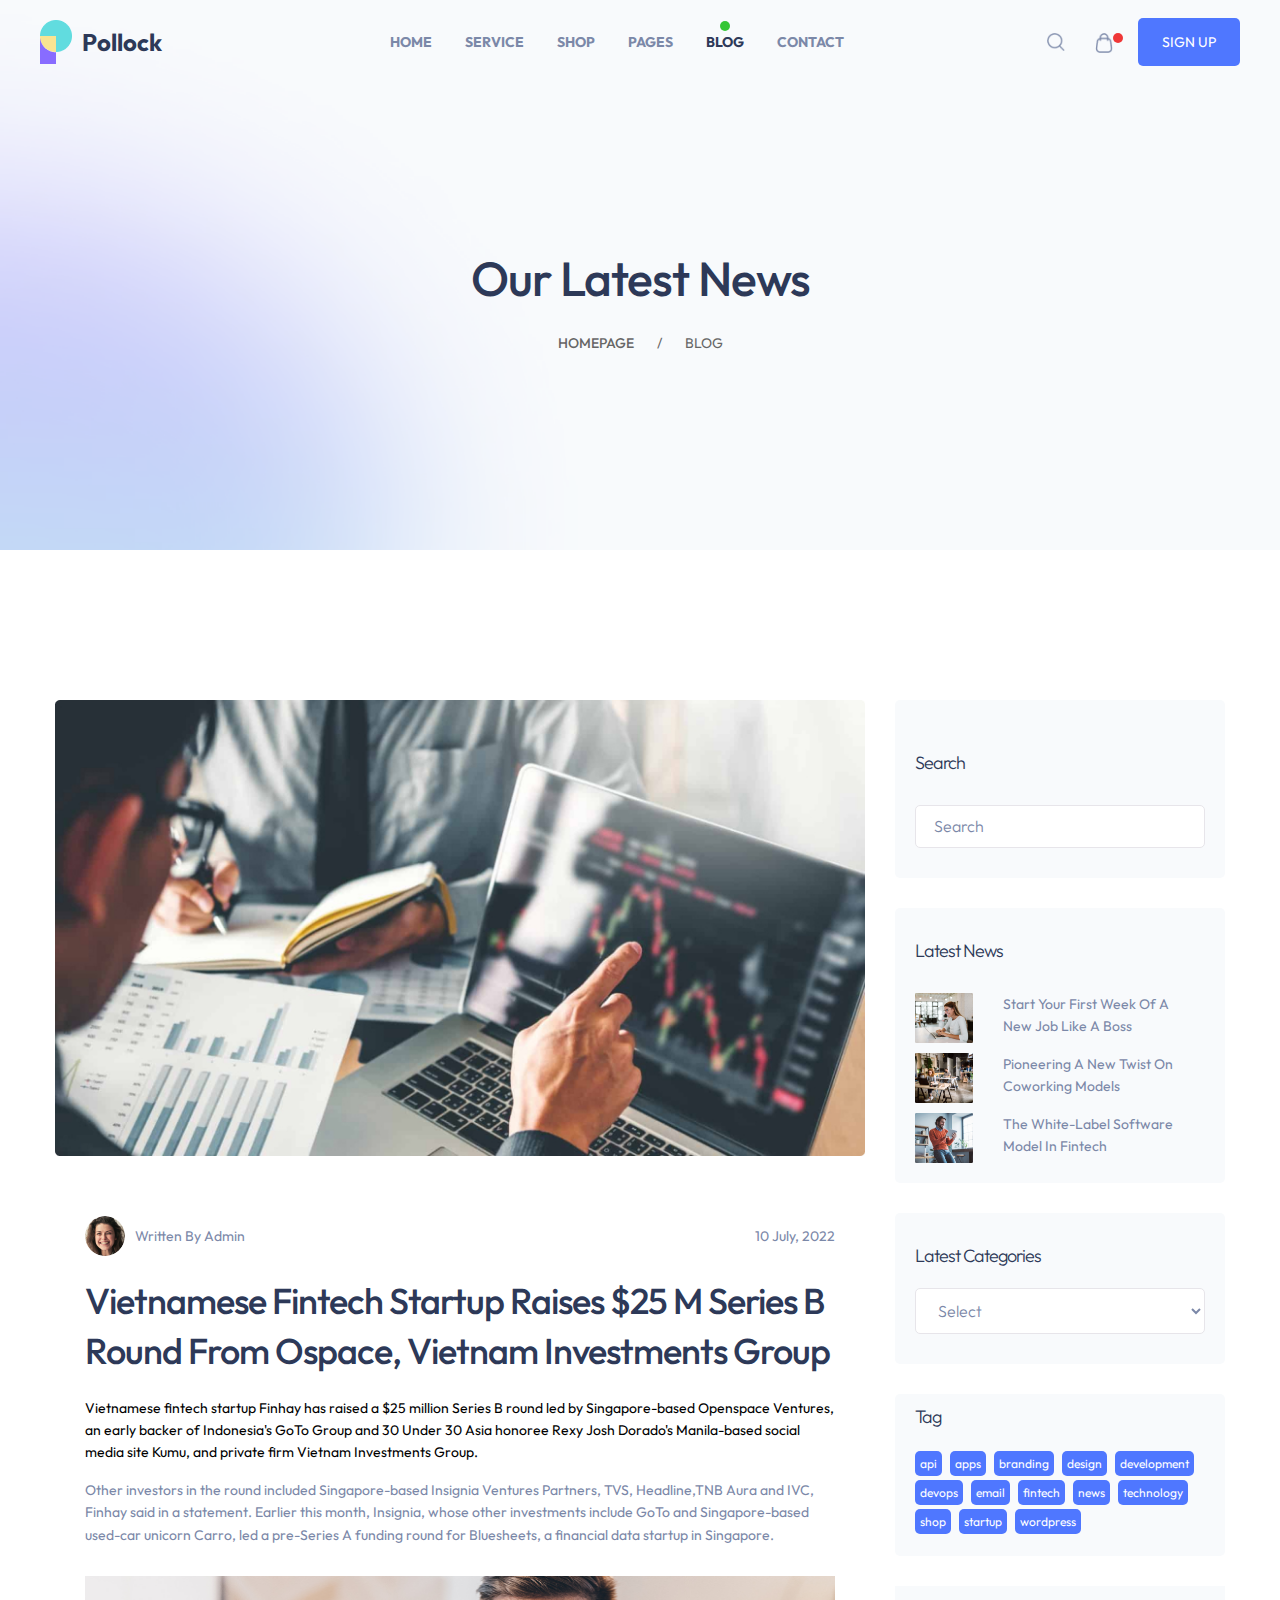
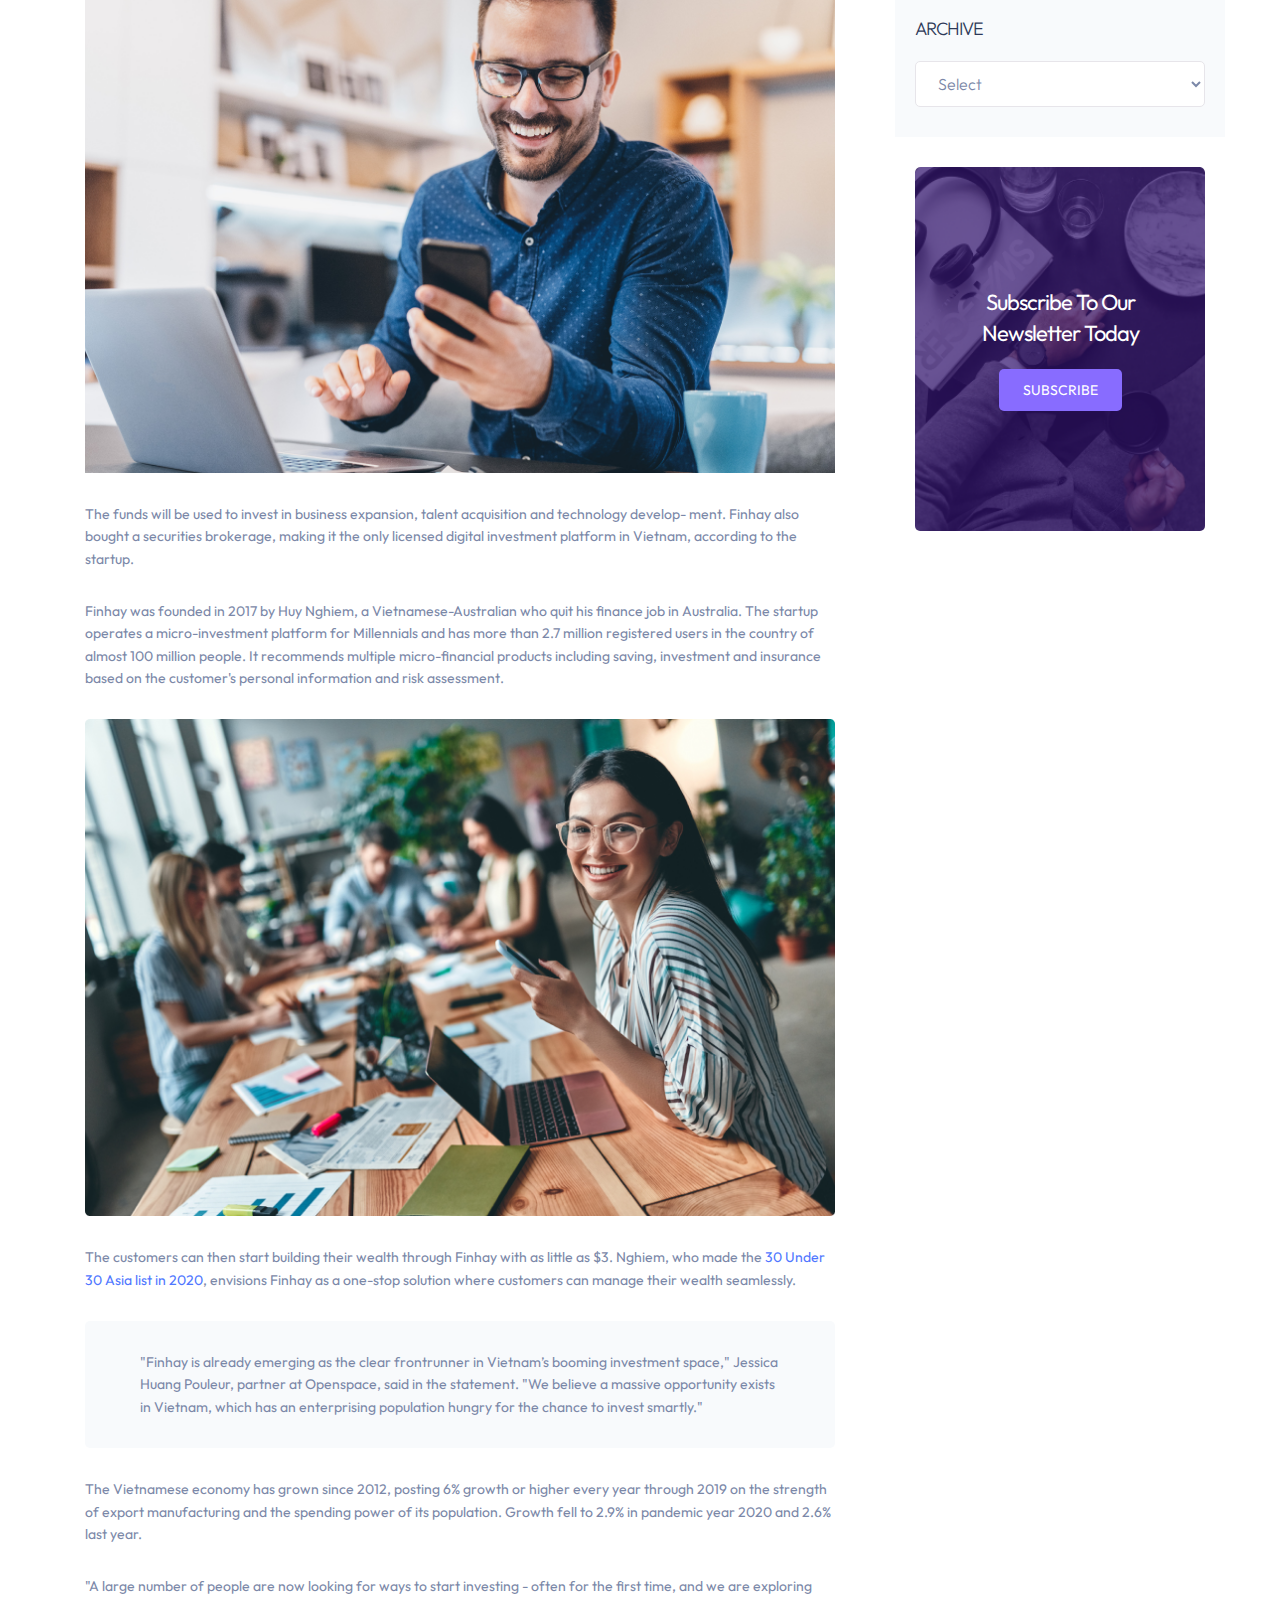
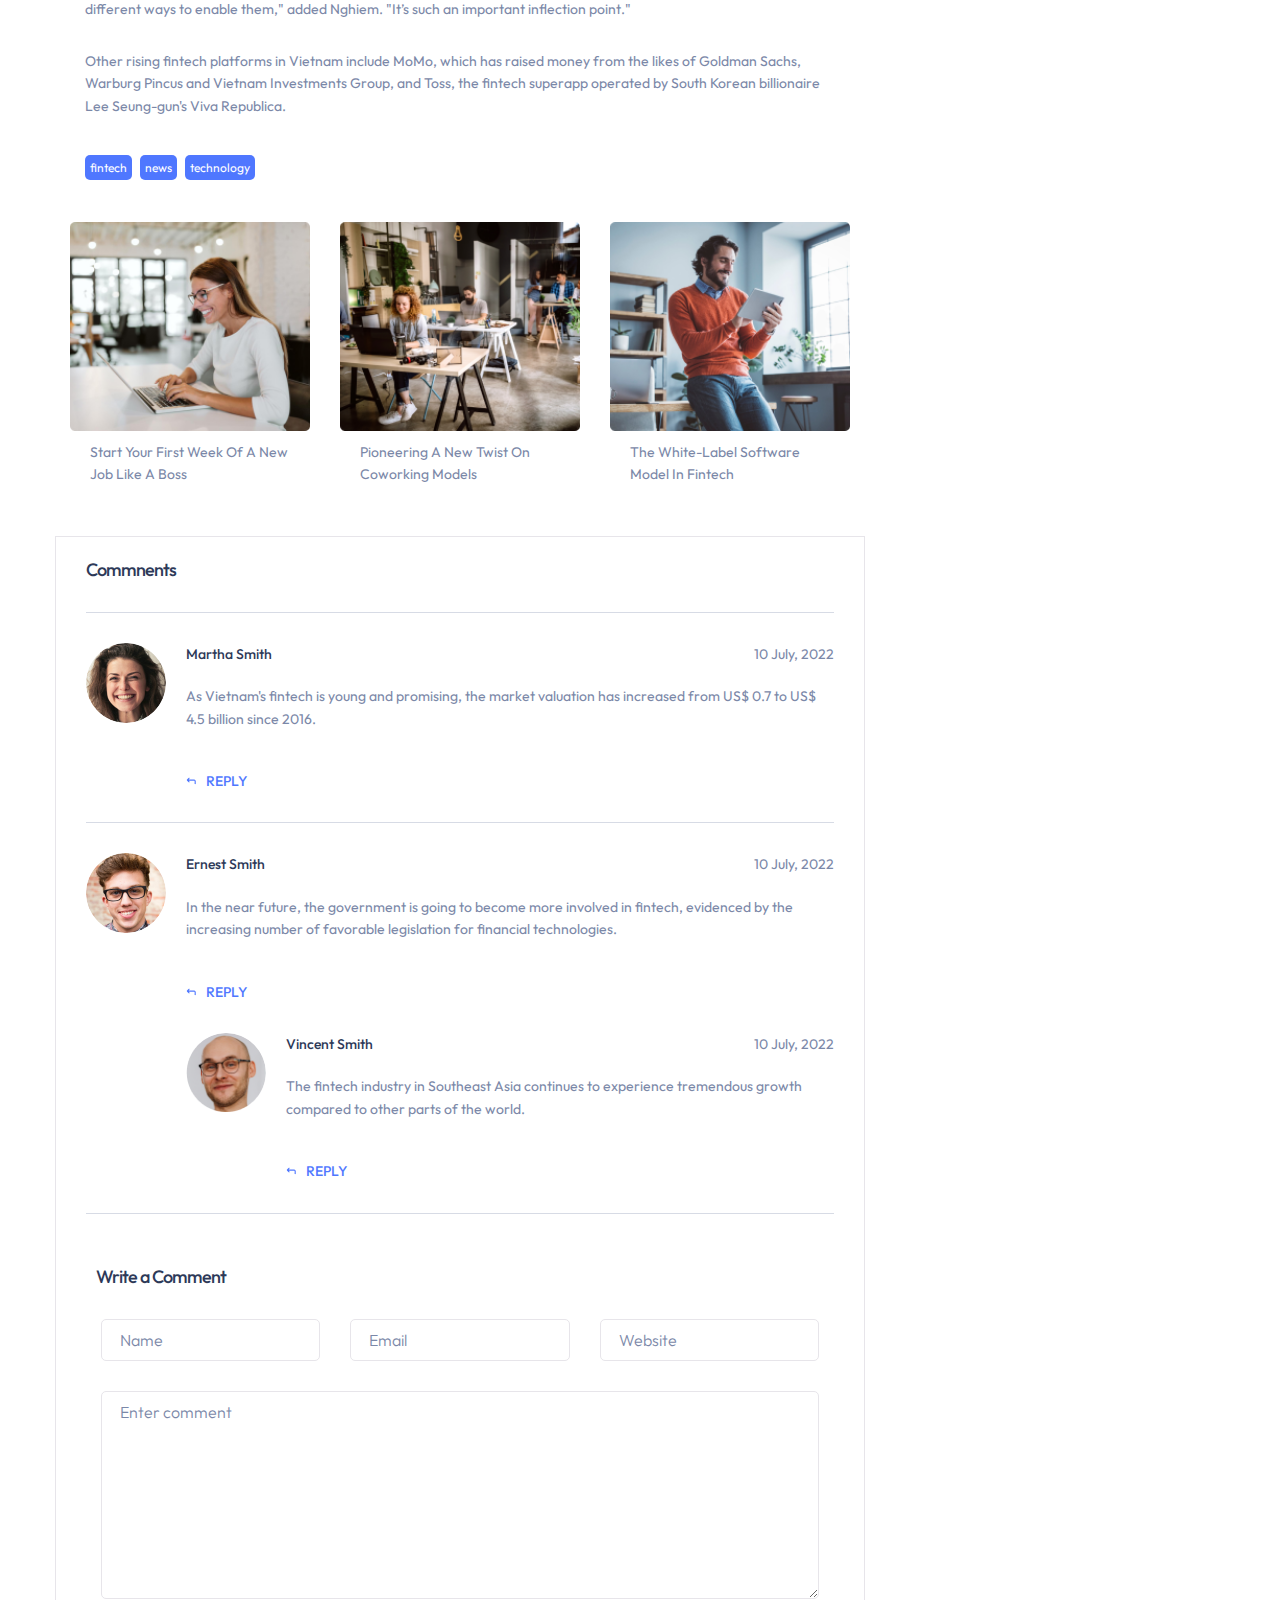
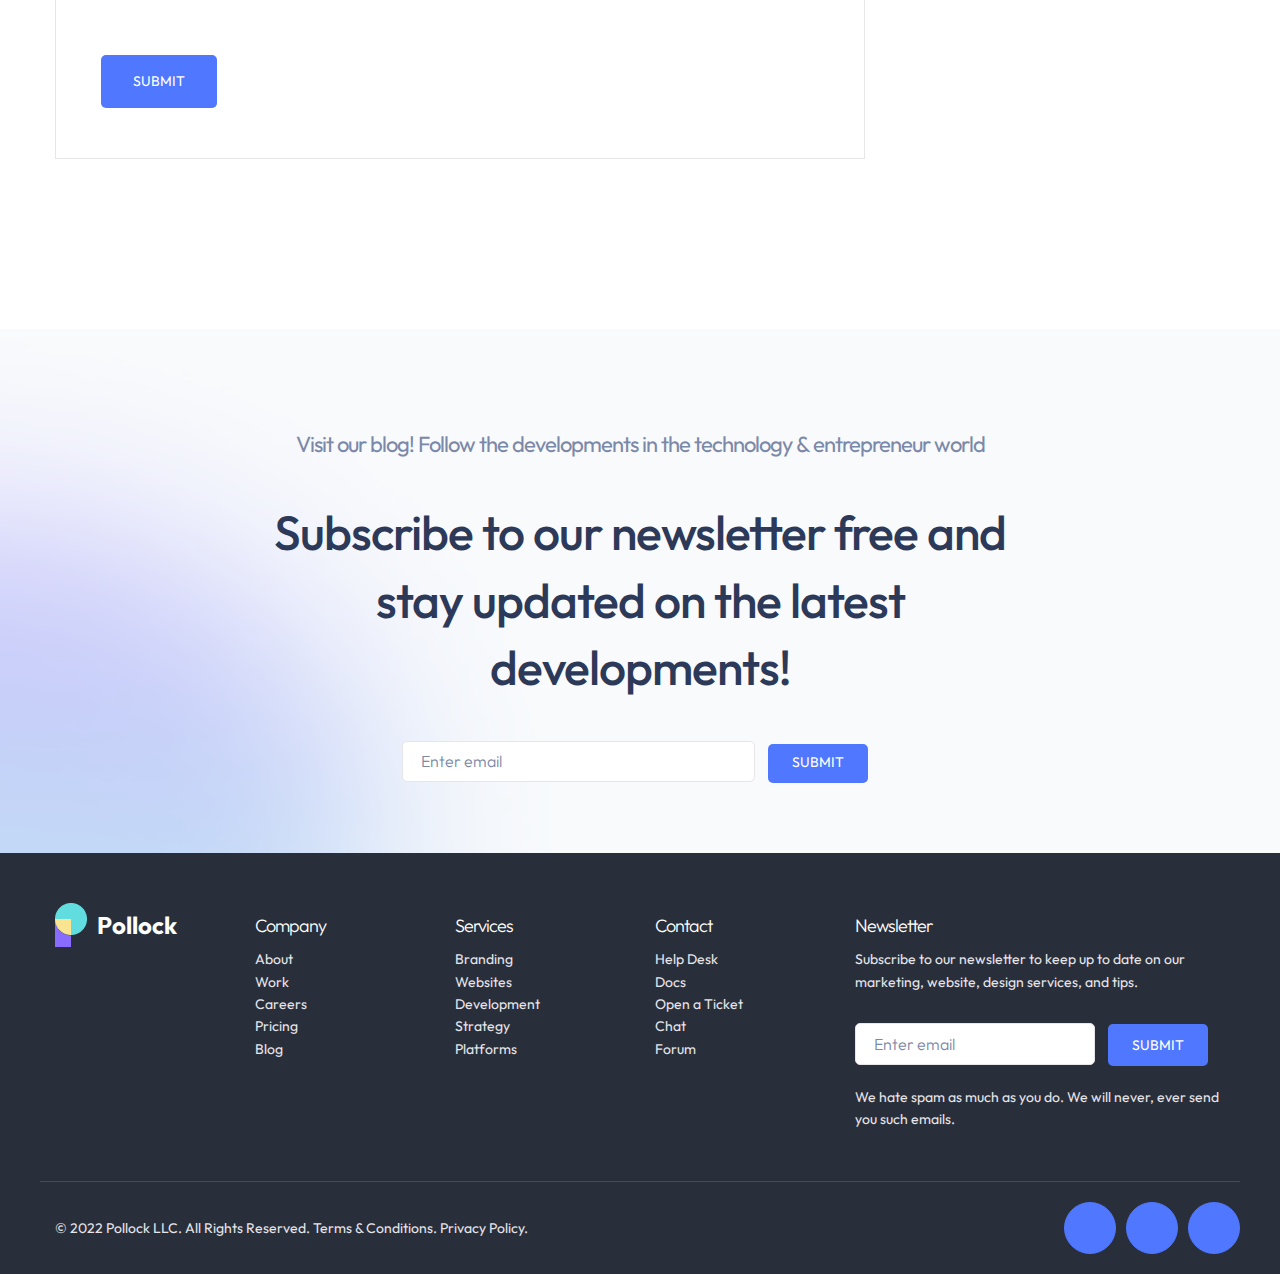
<file: blog_single_page.html>
<!DOCTYPE html>
<html lang="en">

<head>
    <meta charset="UTF-8">
    <meta http-equiv="X-UA-Compatible" content="IE=edge">
    <meta name="viewport" content="width=device-width, initial-scale=1.0">
    <title>Blog</title>
    <link rel="stylesheet" href="./src/style/index.css">
    <link rel="stylesheet" href="https://cdnjs.cloudflare.com/ajax/libs/font-awesome/6.4.0/css/all.min.css"
        integrity="sha512-iecdLmaskl7CVkqkXNQ/ZH/XLlvWZOJyj7Yy7tcenmpD1ypASozpmT/E0iPtmFIB46ZmdtAc9eNBvH0H/ZpiBw=="
        crossorigin="anonymous" referrerpolicy="no-referrer" />
</head>
<style>
    @import url('https://fonts.googleapis.com/css2?family=Outfit:wght@100;200;300;400;500;600;700;800;900&display=swap');
</style>

<body>
    <header class="section-page  text-center pb-50 pt-0">
        <div class="header">
            <div class="bg-custom bg-custom--img pb-50" style="background-image: url(./images/blog/BG.png);"></div>
            <div class="container">
                <div class="row align-items-center justify-content-between">
                    <!-- START LOGO  -->
                    <div class="logo py-20">
                        <img class="logo__image" src="./images/Frame.png" alt="">
                        <span class="logo__name pl-10">Pollock</span>
                    </div>
                    <!-- END LOGO  -->
                    <!-- START NAV  -->
                    <div class="header__nav">
                        <div class="nav">
                            <ul class="nav__ul">
                                <li class="nav__li">
                                    <a class="nav__link" href="./index.html">Home</a>
                                </li>
                                <li class="nav__li">
                                    <a class="nav__link">Service</a>
                                </li>
                                <li class="nav__li">
                                    <a class="nav__link" href="./shop.html">Shop</a>
                                </li>
                                <li class="nav__li">
                                    <a class="nav__link" href="./portfolio.html">Pages</a>
                                </li>
                                <li class="nav__li nav__li--active ">
                                    <a class="nav__link" href="./blog.html">Blog</a>
                                </li>
                                <li class="nav__li">
                                    <a class="nav__link">Contact</a>
                                </li>
                            </ul>
                        </div>
                    </div>

                    <!-- END NAV  -->
                    <!-- START RIGHT-NAV  -->
                    <div class="header__right-nav">
                        <div class="right-nav">
                            <a class="right-nav__icon"><img src="./images/icon/Search.png" class="card-img"></a>
                            <a class="right-nav__icon right-nav__icon--isset"><img src="./images/icon/Bag2.png"
                                    class="card-img" alt=""></a>
                            <a class="button button--blue ml-10">SIGN UP</a>
                        </div>
                    </div>
                    <!-- END RIGHT-NAV  -->
                    <a class="button button--blue header__menu-mobile" id="offcanvas-header__open"
                        onclick="openOffcanvas(this.id)"><i class="fa-solid fa-bars"></i></a>
                </div>
            </div>
            <div class="autoCenterInBlock">
                <h2 class="pt-50">Our Latest News</h2>
                <span class="pr-20"><b>HOMEPAGE</b></span> / <span class="pl-20">BLOG</span>
            </div>
        </div>
    </header>
    <!-- START OFFCANVAS  -->
    <div class="offcanvas" id="offcanvas-header">
        <div class="offcanvas__modal" id="offcanvas-header__modal" onclick="closeOffcanvas(this.id)"></div>
        <div class="offcanvas__site" id="offcanvas-header__site">
            <span class="offcanvas__close" id="offcanvas-header__close" onclick="closeOffcanvas(this.id)"><i
                    class="fa-solid fa-x"></i></span>
            <h3 class="text-center">MENU</h3>
            <div class="list">
                <a class="list__item " href="./index.html">Home</a>
                <a class="list__item">Service</a>
                <a class="list__item" href="./shop.html">Shop</a>
                <a class="list__item" href="./portfolio.html">Pages</a>
                <a class="list__item list__item--active" href="./blog.html">Blog</a>
                <a class="list__item">Contact</a>
            </div>
        </div>
    </div>
    <!-- END OFFCANVAS  -->
    <!-- START BLOG  -->
    <div class="section-page">
        <div class="container py-50">
            <div class="row wrap--reverse">
                <div class="col" style="--col-lg:7; --col-md: 10; --col-sm: 10; --grid: 10">
                    <div class="blog pb-40">
                        <div class="blog__img mt-0">
                            <img src="./images/blog/detail1.jpg" class="card-img" alt="">
                        </div>
                        <div class="blog__content">
                            <div class="d-flex">
                                <div class="icon" style="--size: 40px">
                                    <img src="./images/blog/Ellipse10.png" class="card-img" alt="">
                                </div>
                                <div class="author">
                                    <div class="pl-10 text-color-default">
                                        Written By Admin
                                    </div>
                                    <div class="text-color-default">
                                        10 July, 2022
                                    </div>
                                </div>
                            </div>
                            <div class="blog__title">
                                <h4 class="pt-20">
                                    Vietnamese Fintech Startup Raises $25 M Series B Round From Ospace, Vietnam
                                    Investments Group
                                </h4>
                            </div>
                            <div class="blog__text--black">
                                Vietnamese fintech startup Finhay has raised a $25 million Series B round led by
                                Singapore-based Openspace Ventures, an early backer of Indonesia's GoTo Group and 30
                                Under 30 Asia honoree Rexy Josh Dorado's Manila-based social media site Kumu, and
                                private
                                firm Vietnam Investments Group.
                            </div>
                            <div class="blog__text">
                                Other investors in the round included Singapore-based Insignia Ventures Partners, TVS,
                                Headline,TNB Aura and IVC, Finhay said in a statement. Earlier this month, Insignia,
                                whose other investments include GoTo and Singapore-based used-car unicorn Carro,
                                led a pre-Series A funding round for Bluesheets, a financial data startup in Singapore.

                                <div class="blog__img">
                                    <img src="./images/blog/detail2.png" class="card-img" alt="">
                                </div>
                                The funds will be used to invest in business expansion, talent acquisition and
                                technology develop- ment. Finhay also bought a securities brokerage, making it the only
                                licensed digital investment platform in Vietnam, according to the startup.
                                <span class="blog__line-break"></span> Finhay was founded in 2017 by Huy Nghiem, a
                                Vietnamese-Australian who quit his finance job in Australia. The startup operates a
                                micro-investment platform for Millennials and has more
                                than 2.7 million registered users in the country of almost 100 million people. It
                                recommends multiple micro-financial products including saving, investment and insurance
                                based on the customer's personal information and
                                risk assessment.

                                <div class="blog__img">
                                    <img src="./images/blog/detail3.png" class="card-img" alt="">
                                </div>

                                The customers can then start building their wealth through Finhay with as little as $3.
                                Nghiem, who made the <span class="text-color-blue">30 Under 30 Asia list in 2020</span>,
                                envisions Finhay as a one-stop solution where
                                customers can manage their wealth seamlessly.

                                <div class="blog__quote">
                                    "Finhay is already emerging as the clear frontrunner in Vietnam’s booming investment
                                    space," Jessica Huang Pouleur, partner at Openspace, said in the statement. "We
                                    believe a massive opportunity exists in Vietnam, which has an enterprising
                                    population
                                    hungry for the chance to invest smartly."
                                </div>
                                The Vietnamese economy has grown since 2012, posting 6% growth or higher every year
                                through 2019 on the strength of export manufacturing and the spending power of its
                                population. Growth fell to 2.9% in pandemic year 2020 and 2.6% last year.
                                <span class="blog__line-break"></span> "A large number of people are now looking for
                                ways to start investing - often for the first time, and we are exploring different ways
                                to enable them," added Nghiem. "It’s such an important
                                inflection point."
                                <span class="blog__line-break"></span> Other rising fintech platforms in Vietnam include
                                MoMo, which has raised money from the likes of Goldman Sachs, Warburg Pincus and Vietnam
                                Investments Group, and Toss, the fintech
                                superapp operated by South Korean billionaire Lee Seung-gun's Viva Republica.
                            </div>
                            <div class="row align-items-center justify-content-between">
                                <div class="box-tag pt-20">
                                    <span class="tag">fintech</span>
                                    <span class="tag">news</span>
                                    <span class="tag">technology</span>
                                </div>
                                <div class="row pt-20" style="--gap: 10px; --col-sm:12">
                                    <div class="icon icon--hover" style="--color: #7B88A8; --size: 30px;"><i
                                            class="fa-brands fa-square-facebook"></i></div>
                                    <div class="icon icon--hover" style="--color: #7B88A8; --size: 30px;"><i
                                            class="fa-brands fa-twitter"></i></div>
                                    <div class="icon icon--hover" style="--color: #7B88A8; --size: 30px;"><i
                                            class="fa-brands fa-linkedin-in"></i></div>
                                </div>
                            </div>
                        </div>
                        <div class="row">
                            <div class="col" style="--col-lg: 3; --col-md: 3; --col-sm: 9; --grid: 9">
                                <div class="new new--noflex pt-10 px-0">
                                    <div>
                                        <img src="./images/blog/new1.png" class="card-img" alt="">
                                    </div>
                                    <div class="text-color-default px-20 py-10">
                                        Start Your First Week Of A New Job Like A Boss
                                    </div>
                                </div>
                            </div>
                            <div class="col" style="--col-lg: 3; --col-md: 3; --col-sm: 9; --grid: 9">
                                <div class="new new--noflex pt-10 px-0">
                                    <div>
                                        <img src="./images/blog/new2.png" class="card-img" alt="">
                                    </div>
                                    <div class="text-color-default px-20 py-10">
                                        Pioneering A New Twist On Coworking Models
                                    </div>
                                </div>
                            </div>
                            <div class="col" style="--col-lg: 3; --col-md:3; --col-sm:9; --grid: 9">
                                <div class="new new--noflex pt-10 px-0">
                                    <div>
                                        <img src="./images/blog/new3.png" class="card-img" alt="">
                                    </div>
                                    <div class="text-color-default px-20 py-10">
                                        The White-Label Software Model In Fintech
                                    </div>
                                </div>
                            </div>
                        </div>
                    </div>
                    <!-- START COMMENT  -->
                    <div class="box-comment text-start pt-20">
                        <h6 class="divider pt-0 pt-10"><b>Commnents</b></h6>

                        <div class="comment divider">
                            <div class="icon" style="--size: 80px">
                                <img src="./images/blog/Ellipse10.png" class="card-img" alt="">
                            </div>
                            <div class="comment__content">
                                <div class="author pb-20">
                                    <span class="title-color-default"><b>Martha Smith</b></span>
                                    <span class="text-color-default">10 July, 2022</span>
                                </div>
                                As Vietnam's fintech is young and promising, the market valuation has increased from US$
                                0.7 to US$ 4.5 billion since 2016.
                                <div class="comment__reply">
                                    <img src="./images/icon/VectorArrow.png" class="mr-10"> reply
                                </div>
                            </div>
                        </div>

                        <div class="comment divider">
                            <div class="icon" style="--size: 80px">
                                <img src="./images/blog/Ellipse5.png" class="card-img" alt="">
                            </div>
                            <div class="comment__content">
                                <div class="author pb-20">
                                    <span class="title-color-default"><b> Ernest Smith</b></span>
                                    <span class="text-color-default">10 July, 2022</span>
                                </div>
                                In the near future, the government is going to become more involved in fintech,
                                evidenced by the increasing number of favorable legislation for financial technologies.
                                <div class="comment__reply">
                                    <img src="./images/icon/VectorArrow.png" class="mr-10"> reply
                                </div>
                                <div class="comment__reply-box comment pt-30">
                                    <div class="icon" style="--size: 80px">
                                        <img src="./images/blog/Ellipse18.png" class="card-img" alt="">
                                    </div>
                                    <div class="comment__content">
                                        <div class="author pb-20">
                                            <span class="title-color-default"><b> Vincent Smith</b></span>
                                            <span class="text-color-default">10 July, 2022</span>
                                        </div>
                                        The fintech industry in Southeast Asia continues to experience tremendous growth
                                        compared to other parts of the world.
                                        <div class="comment__reply">
                                            <img src="./images/icon/VectorArrow.png" class="mr-10"> reply
                                        </div>
                                    </div>
                                </div>

                            </div>

                        </div>

                        <form class="form">
                            <h6 class="pt-30 pb-0 pl-10"><b>Write a Comment</b> </h6>
                            <div class="row">
                                <div class="col" style="--col-lg:4; --col-md: 4;">
                                    <input type="text" class="form__input mt-30" style="--border: #E7E5EA"
                                        placeholder="Name">
                                </div>
                                <div class="col" style="--col-lg:4; --col-md: 4;">
                                    <input type="text" class="form__input mt-30" style="--border: #E7E5EA"
                                        placeholder="Email">
                                </div>
                                <div class="col" style="--col-lg:4; --col-md: 4;">
                                    <input type="text" class="form__input mt-30" style="--border: #E7E5EA"
                                        placeholder="Website">
                                </div>
                                <div class="col  pt-30" style="--col-lg:12;">
                                    <textarea cols="30" rows="10" class="form__input" style="--border: #E7E5EA"
                                        placeholder="Enter comment"></textarea>
                                </div>
                                <div class="col  pt-30" style="--col-lg:12;">
                                    <button type="submit" class="button button--lg button--blue mt-20">submit</button>
                                </div>
                            </div>

                        </form>
                    </div>
                    <!-- END COMMENT  -->
                </div>
                <div class="col" style="--col-lg:3; --col-md: 10; --col-sm: 10; --grid: 10">
                    <!-- START navbar  -->
                    <div class="navbar">
                        <div class="navbar__button">
                            <button class="button button--custom" style="--bg: #000;" id="offcanvas__open"
                                onclick="openOffcanvas(this.id)">
                                <i class="fa-solid fa-filter mr-10"></i> <b>Filter</b>
                            </button>
                        </div>
                        <div class="navbar__content">
                            <form class="form bg px-20 mb-30">
                                <div class="bg-custom" style="--bg: #F8FAFC; --radius: 5px"></div>
                                <h6 class="pt-30 pb-30">Search</h6>
                                <div class="form__control pb-10">
                                    <input type="text" class="form__input" style="--border: #E7E5EA;"
                                        placeholder="Search">
                                    <span class="form__input-icon"><i class="fa-solid fa-search"></i></span>
                                </div>
                            </form>
                            <!-- END SEARCH  -->
                            <!-- START NEWS  -->
                            <div class="bg px-20 py-20 mb-30">
                                <div class="bg-custom" style="--bg: #F8FAFC; --radius: 5px"></div>
                                <h6 class="pt-10">Latest News</h6>

                                <div class="new pt-10">
                                    <div class="col pl-0" style="--col-lg: 1; --col-md:1; --col-sm:1; --grid: 4">
                                        <img src="./images/blog/new1.png" class="card-img" alt="">
                                    </div>
                                    <div class="col text-color-default"
                                        style="--col-lg: 3; --col-md:3; --col-sm:3; --grid: 4">
                                        Start Your First Week Of A New Job Like A Boss
                                    </div>
                                </div>
                                <div class="new pt-10">
                                    <div class="col pl-0" style="--col-lg: 1; --col-md:1; --col-sm:1; --grid: 4">
                                        <img src="./images/blog/new2.png" class="card-img" alt="">
                                    </div>
                                    <div class="col text-color-default"
                                        style="--col-lg: 3; --col-md:3; --col-sm:3; --grid: 4">
                                        Pioneering A New Twist On Coworking Models
                                    </div>
                                </div>
                                <div class="new pt-10">
                                    <div class="col pl-0" style="--col-lg: 1; --col-md:1; --col-sm:1; --grid: 4">
                                        <img src="./images/blog/new3.png" class="card-img" alt="">
                                    </div>
                                    <div class="col text-color-default"
                                        style="--col-lg: 3; --col-md:3; --col-sm:3; --grid: 4">
                                        The White-Label Software Model In Fintech
                                    </div>
                                </div>
                            </div>
                            <!-- END NEWS  -->
                            <!-- START SELECT  -->
                            <form class="bg px-20 py-20 mb-30">
                                <div class="bg-custom" style="--bg: #F8FAFC; --radius: 5px"></div>
                                <h6 class="pb-20 pt-10">Latest Categories</h6>
                                <div class="form__control pb-10">
                                    <select class="form__input" style="--border: #E7E5EA; --color: #7B88A8">
                                        <option value="">Select</option>
                                        <option value="">Option 1</option>
                                        <option value="">Optine 2</option>
                                    </select>
                                </div>
                            </form>
                            <!-- END SELECT  -->
                            <!-- START TAG  -->
                            <div class="bg px-20 pb-20 mb-30">
                                <div class="bg-custom" style="--bg: #F8FAFC; --radius: 5px"></div>
                                <h6 class="pb-20 pt-10">Tag</h6>
                                <div class="box-tag">
                                    <span class="tag">api</span>
                                    <span class="tag">apps</span>
                                    <span class="tag">branding</span>
                                    <span class="tag">design</span>
                                    <span class="tag">development</span>
                                    <span class="tag">devops</span>
                                    <span class="tag">email</span>
                                    <span class="tag">fintech</span>
                                    <span class="tag">news</span>
                                    <span class="tag">technology</span>
                                    <span class="tag">shop</span>
                                    <span class="tag">startup</span>
                                    <span class="tag">wordpress</span>
                                </div>
                            </div>
                            <!-- END TAG  -->
                            <!-- START ARCHIVE  -->
                            <form class="px-20 py-20 mb-30 bg-custom bg-custom--canactive" style="--bg: #F8FAFC;">

                                <h6 class="pb-20 pt-10">ARCHIVE</h6>
                                <div class="form__control pb-10">
                                    <select class="form__input" style="--border: #E7E5EA; --color: #7B88A8">
                                        <option value="">Select</option>
                                        <option value="">Option 1</option>
                                        <option value="">Optine 2</option>
                                    </select>
                                </div>
                            </form>
                            <!-- END ARCHIVE  -->
                            <div class="bg px-20 pb-20 mb-30">
                                <div class="bg-custom bg-custom--canactive bg-custom--img text-center py-50"
                                    style="--radius: 5px; background-image: url(./images/blog/sub.png);">
                                    <div class="py-20">
                                        <h5 class="text-center text-light px-20 pt-50">Subscribe To Our Newsletter Today
                                        </h5>
                                        <button class="button button--custom mb-50"
                                            style="--bg: #886CFF; --color: #fff">Subscribe</button>
                                    </div>
                                </div>
                            </div>
                        </div>
                    </div>
                    <!-- START NAVBAR-LEFT  -->
                    <!-- START OFFCANVAS  -->
                    <div class="offcanvas" id="offcanvas">
                        <div class="offcanvas__modal" id="offcanvas__modal" onclick="closeOffcanvas(this.id)"></div>
                        <div class="offcanvas__site" id="offcanvas__site">
                            <span class="offcanvas__close" id="offcanvas__close" onclick="closeOffcanvas(this.id)"><i
                                    class="fa-solid fa-x"></i></span>
                            <h3 class="text-center pb-10">Filter</h3>
                            <div class="navbar__content navbar__content--active">
                                <form class="form bg px-20 py-20 mb-30 bg-custom bg-custom--canactive"
                                    style="--bg: #F8FAFC;">
                                    <h6 class="pt-0 pb-30">Search</h6>
                                    <div class="form__control pb-10">
                                        <input type="text" class="form__input" style="--border: #E7E5EA;"
                                            placeholder="Search">
                                        <span class="form__input-icon"><i class="fa-solid fa-search"></i></span>
                                    </div>
                                </form>
                                <!-- END SEARCH  -->
                                <!-- START NEWS  -->
                                <div class="px-20 py-20 mb-30 bg-custom bg-custom--canactive" style="--bg: #F8FAFC;">
                                    <h6 class="pt-10">Latest News</h6>
                                    <div class="new">
                                        <div class="col pl-0" style="--col-lg: 1; --col-md:1; --col-sm:1; --grid: 4">
                                            <img src="./images/blog/new1.png" class="card-img" alt="">
                                        </div>
                                        <div class="col text-color-default"
                                            style="--col-lg: 3; --col-md:3; --col-sm:3; --grid: 4">
                                            Start Your First Week Of A New Job Like A Boss
                                        </div>
                                    </div>
                                    <div class="new pt-10">
                                        <div class="col pl-0" style="--col-lg: 1; --col-md:1; --col-sm:1; --grid: 4">
                                            <img src="./images/blog/new2.png" class="card-img" alt="">
                                        </div>
                                        <div class="col text-color-default"
                                            style="--col-lg: 3; --col-md:3; --col-sm:3; --grid: 4">
                                            Pioneering A New Twist On Coworking Models
                                        </div>
                                    </div>
                                    <div class="new pt-10">
                                        <div class="col pl-0" style="--col-lg: 1; --col-md:1; --col-sm:1; --grid: 4">
                                            <img src="./images/blog/new3.png" class="card-img" alt="">
                                        </div>
                                        <div class="col text-color-default"
                                            style="--col-lg: 3; --col-md:3; --col-sm:3; --grid: 4">
                                            The White-Label Software Model In Fintech
                                        </div>
                                    </div>
                                </div>
                                <!-- END NEWS  -->
                                <!-- START SELECT  -->
                                <form class="px-20 py-20 mb-30 bg-custom bg-custom--canactive" style="--bg: #F8FAFC;">
                                    <h6 class="pb-20 pt-10">Latest Categories</h6>
                                    <div class="form__control pb-10">
                                        <select class="form__input" style="--border: #E7E5EA; --color: #7B88A8">
                                            <option value="">Select</option>
                                            <option value="">Option 1</option>
                                            <option value="">Optine 2</option>
                                        </select>
                                    </div>
                                </form>
                                <!-- END SELECT  -->
                                <!-- START TAG  -->
                                <div class="px-20 py-20 mb-30 bg-custom bg-custom--canactive" style="--bg: #F8FAFC;">
                                    <h6 class="pb-20 pt-10">Tag</h6>
                                    <div class="box-tag">
                                        <span class="tag">api</span>
                                        <span class="tag">apps</span>
                                        <span class="tag">branding</span>
                                        <span class="tag">design</span>
                                        <span class="tag">development</span>
                                        <span class="tag">devops</span>
                                        <span class="tag">email</span>
                                        <span class="tag">fintech</span>
                                        <span class="tag">news</span>
                                        <span class="tag">technology</span>
                                        <span class="tag">shop</span>
                                        <span class="tag">startup</span>
                                        <span class="tag">wordpress</span>
                                    </div>
                                </div>
                                <!-- END TAG  -->
                                <!-- START ARCHIVE  -->
                                <form class="px-20 py-20 mb-30 bg-custom bg-custom--canactive" style="--bg: #F8FAFC;">
                                    <h6 class="pb-20 pt-10">ARCHIVE</h6>
                                    <div class="form__control  pb-10">
                                        <select class="form__input" style="--border: #E7E5EA; --color: #7B88A8">
                                            <option value="">Select</option>
                                            <option value="">Option 1</option>
                                            <option value="">Optine 2</option>
                                        </select>
                                    </div>
                                </form>
                                <!-- END ARCHIVE  -->
                                <div class="bg px-20 py-20 mb-30">
                                    <div class="bg-custom bg-custom--canactive bg-custom--img text-center py-50"
                                        style="--radius: 5px; background-image: url(./images/blog/sub.png);">
                                        <div class="py-20">
                                            <h5 class="text-center text-light px-20 pt-50">Subscribe To Our Newsletter
                                                Today</h5>
                                            <button class="button button--custom mb-50"
                                                style="--bg: #886CFF; --color: #fff">Subscribe</button>
                                        </div>
                                    </div>
                                </div>
                            </div>
                        </div>
                    </div>
                    <!-- END OFFCANVAS  -->
                </div>
            </div>
        </div>
    </div>
    <!-- END BLOG  -->

    <div class="section-page py-50">
        <div class="bg-custom bg-custom--img" style="background-image: url(./images/blog/BG.png);"></div>
        <div class="container">
            <div class="col mx-auto text-center" style="--col-lg: 8; --col-md: 10; --col-sm: 12; --grid: 12">
                <h5 class="pt-50 text-color-default">
                    Visit our blog! Follow the developments in the technology & entrepreneur world
                </h5>
                <h2 class="text-center">Subscribe to our newsletter free and stay updated on the latest developments!
                </h2>
                <form class="form col mx-auto">
                    <input type="text" class="form__input mr-10 pt-10" style="--minusWidth: 130px; --border: #E7E5EA"
                        placeholder="Enter email">
                    <button class="button button--blue mr-10 pt-10" type="submit">SUBMIT</button>
                </form>
            </div>
        </div>
    </div>
    <footer class="section-page footer py-0">
        <div class="bg-custom" style="--bg: #292F3A; ">
        </div>
        <div class="container">
            <div class="row align-items-start justify-content-between divider">
                <div class="col" style="--col-lg: 2; --grid: 12; --col-sm: 12">
                    <div class="logo py-20">
                        <img class="logo__image" class="logo__image" src="./images/Frame.png" alt="">
                        <span class="logo__name logo__name--white pl-10">Pollock</span>
                    </div>
                </div>
                <div class="col py-20" style="--col-lg: 2; --grid: 12; --col-sm: 4; --col-md: 4">
                    <h6 class="footer__title py-10">Company</h6>
                    <div class="footer__link">About</div>
                    <div class="footer__link">Work</div>
                    <div class="footer__link">Careers</div>
                    <div class="footer__link">Pricing</div>
                    <div class="footer__link">Blog</div>
                </div>
                <div class="col py-20" style="--col-lg: 2; --grid: 12; --col-sm: 4; --col-md: 4">
                    <h6 class="footer__title py-10">Services</h6>
                    <div class="footer__link">Branding</div>
                    <div class="footer__link">Websites</div>
                    <div class="footer__link">Development</div>
                    <div class="footer__link">Strategy</div>
                    <div class="footer__link">Platforms</div>
                </div>
                <div class="col py-20" style="--col-lg: 2; --grid: 12; --col-sm: 4; --col-md: 4">
                    <h6 class="footer__title py-10">Contact</h6>
                    <div class="footer__link">Help Desk</div>
                    <div class="footer__link">Docs</div>
                    <div class="footer__link">Open a Ticket</div>
                    <div class="footer__link">Chat</div>
                    <div class="footer__link">Forum</div>
                </div>
                <div class="col py-20" style="--col-md: 12; --col-lg: 4; --grid: 12">
                    <h6 class="footer__title py-10">Newsletter</h6>
                    <div class="footer__link">
                        Subscribe to our newsletter to keep up to date on our marketing, website, design services, and
                        tips.
                    </div>
                    <form class="form">
                        <input type="text" class="form__input mr-10 mt-10" style="--minusWidth: 130px"
                            placeholder="Enter email">
                        <button class="button button--blue mr-10 mt-10" type="submit">SUBMIT</button>
                    </form>
                    <div class="footer__link">
                        We hate spam as much as you do. We will never, ever send you such emails.
                    </div>
                </div>
            </div>

            <div class="row align-items-center justify-content-between pt-20">
                <div class="footer__link col pb-20" style="--col-sm:12">
                    © 2022 Pollock LLC. All Rights Reserved. Terms & Conditions. Privacy Policy.
                </div>
                <div class="row pb-20 pl-10" style="--gap: 10px; --col-sm:12">
                    <div class="icon icon--hover" style="--bg: #4F77FF; --border: #4F77FF; --size: 52px"><i
                            class="fa-brands fa-facebook-f"></i></div>
                    <div class="icon icon--hover" style="--bg: #4F77FF; --border: #4F77FF; --size: 52px"><i
                            class="fa-brands fa-twitter"></i></div>
                    <div class="icon icon--hover" style="--bg: #4F77FF; --border: #4F77FF; --size: 52px"><i
                            class="fa-brands fa-linkedin-in"></i></div>
                </div>
            </div>
        </div>
    </footer>
    <script src="./src/index.js"></script>
</body>

</html>
</file>
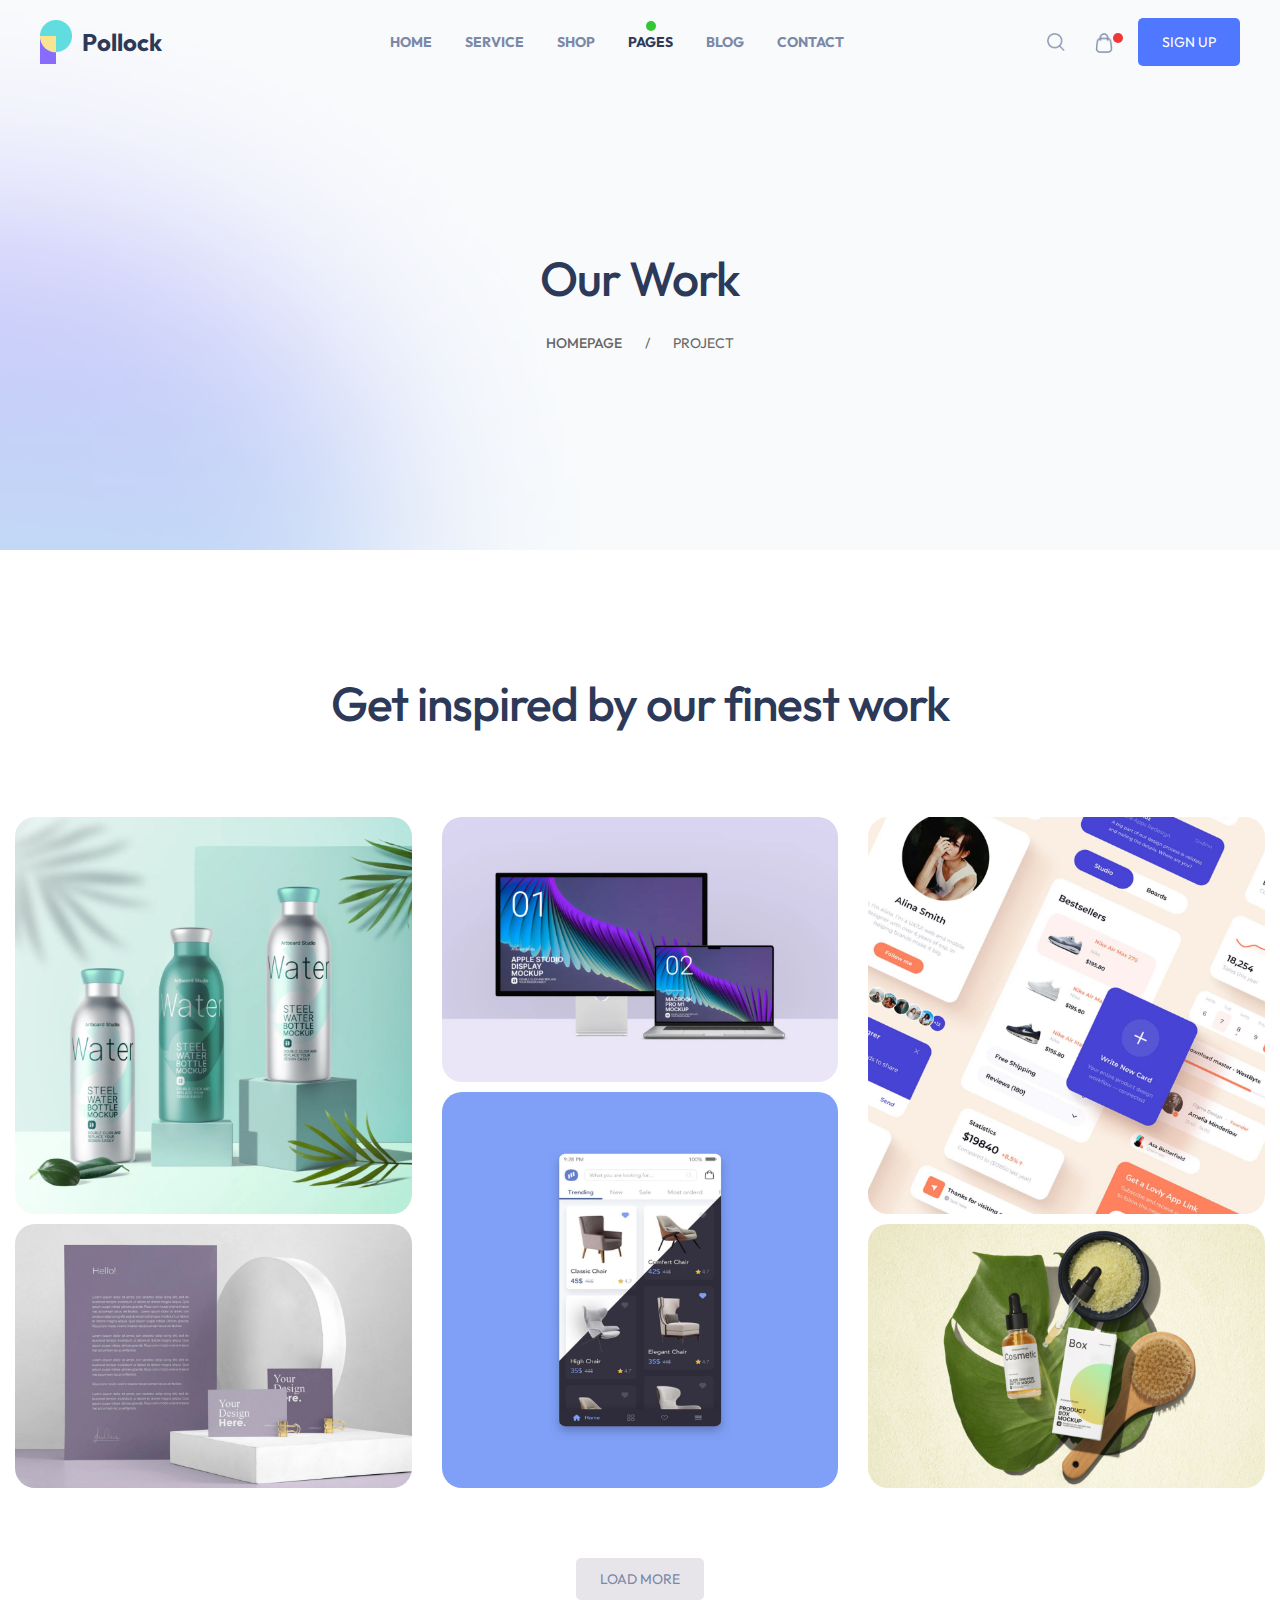
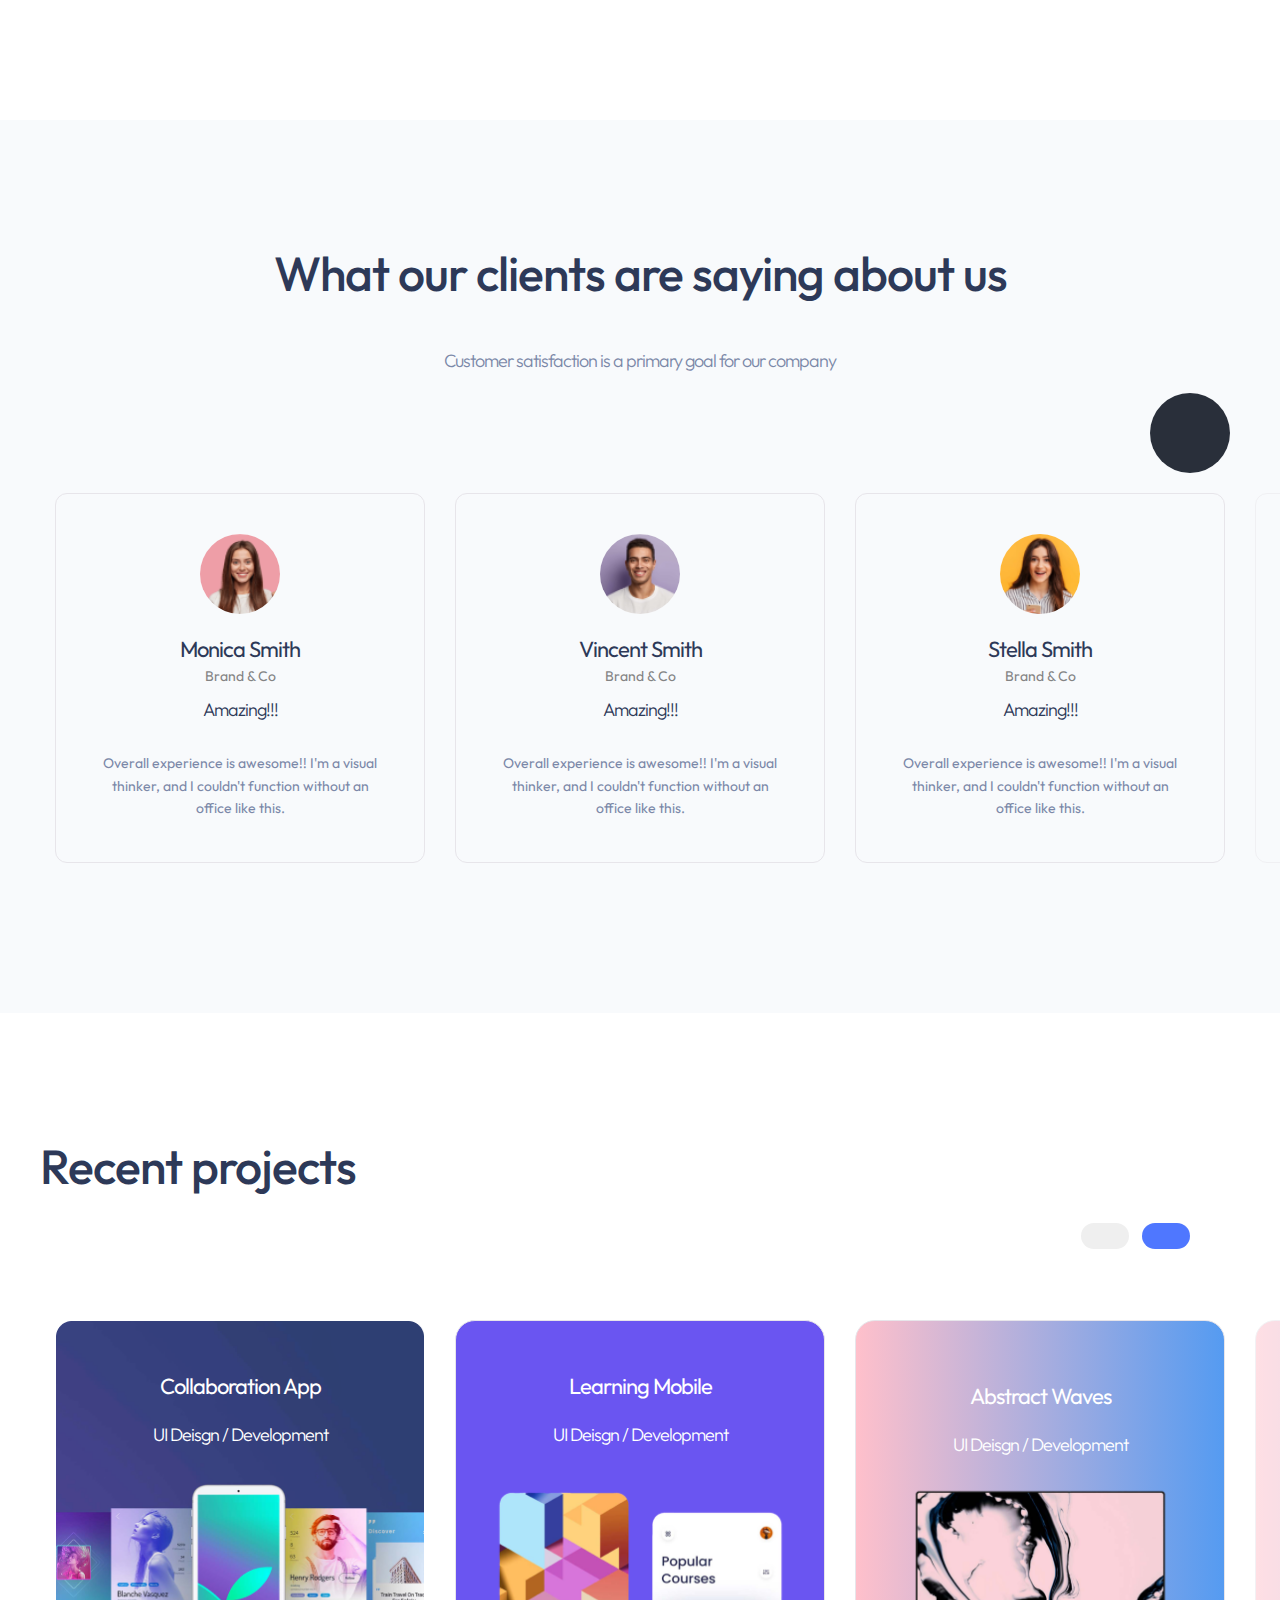
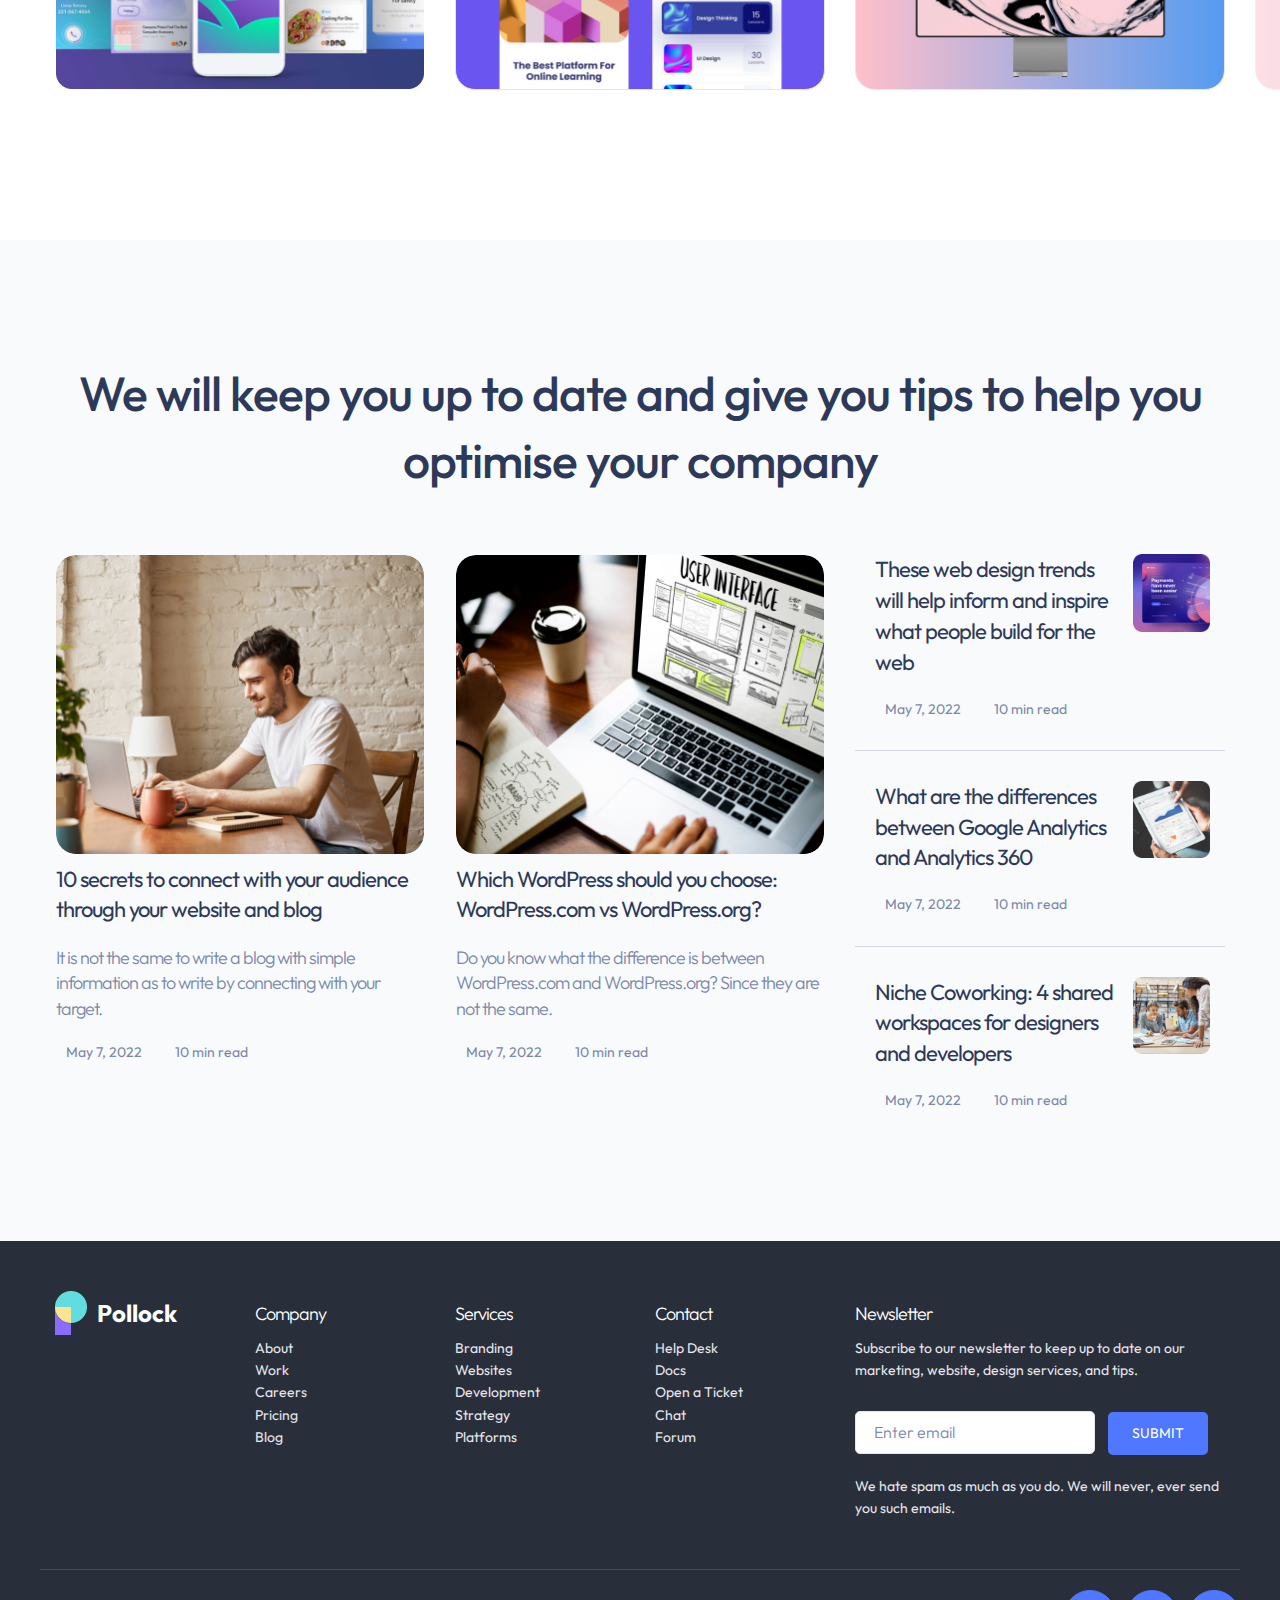
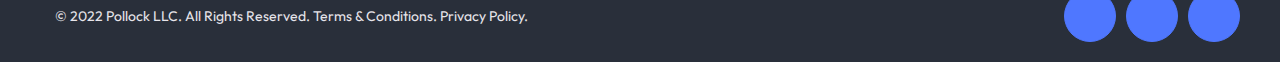
<file: portfolio.html>
<!DOCTYPE html>
<html lang="en">

<head>
    <meta charset="UTF-8">
    <meta http-equiv="X-UA-Compatible" content="IE=edge">
    <meta name="viewport" content="width=device-width, initial-scale=1.0">
    <title>Portfolio</title>
    <link rel="stylesheet" href="./src/style/index.css">
    <link rel="stylesheet" href="https://cdnjs.cloudflare.com/ajax/libs/font-awesome/6.4.0/css/all.min.css"
        integrity="sha512-iecdLmaskl7CVkqkXNQ/ZH/XLlvWZOJyj7Yy7tcenmpD1ypASozpmT/E0iPtmFIB46ZmdtAc9eNBvH0H/ZpiBw=="
        crossorigin="anonymous" referrerpolicy="no-referrer" />
</head>
<style>
    @import url('https://fonts.googleapis.com/css2?family=Outfit:wght@100;200;300;400;500;600;700;800;900&display=swap');
</style>

<body>
    <header class="section-page header text-center pb-50 pt-0">
        <div class="header">
            <div class="bg-custom bg-custom--img pb-50" style="background-image: url(./images/blog/BG.png);"></div>
            <div class="container">
                <div class="row align-items-center justify-content-between">
                    <!-- START LOGO  -->
                    <div class="logo py-20">
                        <img class="logo__image" src="./images/Frame.png" alt="">
                        <span class="logo__name pl-10">Pollock</span>
                    </div>
                    <!-- END LOGO  -->
                    <!-- START NAV  -->
                    <div class="header__nav">
                        <div class="nav">
                            <ul class="nav__ul">
                                <li class="nav__li">
                                    <a class="nav__link" href="./index.html">Home</a>
                                </li>
                                <li class="nav__li">
                                    <a class="nav__link">Service</a>
                                </li>
                                <li class="nav__li">
                                    <a class="nav__link" href="./shop.html">Shop</a>
                                </li>
                                <li class="nav__li nav__li--active">
                                    <a class="nav__link" href="./portfolio.html">Pages</a>
                                </li>
                                <li class="nav__li">
                                    <a class="nav__link" href="./blog.html">Blog</a>
                                </li>
                                <li class="nav__li">
                                    <a class="nav__link">Contact</a>
                                </li>
                            </ul>
                        </div>
                    </div>

                    <!-- END NAV  -->
                    <!-- START RIGHT-NAV  -->
                    <div class="header__right-nav">
                        <div class="right-nav">
                            <a class="right-nav__icon"><img src="./images/icon/Search.png" class="card-img"></a>
                            <a class="right-nav__icon right-nav__icon--isset"><img src="./images/icon/Bag2.png"
                                    class="card-img" alt=""></a>
                            <a class="button button--blue ml-10">SIGN UP</a>
                        </div>
                    </div>
                    <!-- END RIGHT-NAV  -->
                    <a class="button button--blue header__menu-mobile" id="offcanvas__open"
                        onclick="openOffcanvas(this.id)"><i class="fa-solid fa-bars"></i></a>
                </div>
            </div>
            <div class="autoCenterInBlock">
                <h2 class="pt-50">Our Work</h2>
                <span class="pr-20"><b>HOMEPAGE</b></span> / <span class="pl-20">PROJECT</span>
            </div>
        </div>
    </header>

    <div class="section-page">
        <div class="container">
            <h2 class="text-center">
                Get inspired by our finest work
            </h2>
        </div>
        <div class="row mx-0 py-50">
            <div class="col" style="--col-lg: 4; --col-md:4; --col-sm:4">
                <img src="./images/page/1.png" class="card-img rounded-20 mt-10" alt="">
                <img src="./images/page/2.png" class="card-img rounded-20 mt-10" alt="">
            </div>
            <div class="col" style="--col-lg: 4; --col-md:4; --col-sm:4">
                <img src="./images/page/3.png" class="card-img rounded-20 mt-10" alt="">
                <img src="./images/page/4.png" class="card-img rounded-20 mt-10" alt="">
            </div>
            <div class="col" style="--col-lg: 4; --col-md:4; --col-sm:4">
                <img src="./images/page/5.png" class="card-img rounded-20 mt-10" alt="">
                <img src="./images/page/6.png" class="card-img rounded-20 mt-10" alt="">
            </div>
        </div>
        <div class="text-center py-20">
            <button class="button button--custom" style="--color: #7B88A8; --bg: #E7E5EA; --padding: 10px">Load
                More</button>
        </div>
    </div>
    <div class="section-page bg pt-120">

        <div class="bg-custom" style="--bg: #F8FAFC"></div>

        <div class="container">
            <h2 class="text-center">What our clients are saying about us</h2>
            <h6 class="text-center text-color-default">Customer satisfaction is a primary goal for our company</h6>
        </div>
        <!-- START CAROLSEL  -->
        <div class="carolsel">
            <div class="carolsel__site container">
                <div class="icon carolsel__nav carolsel__nav-icon carolsel__nav--top-right"
                    style="--color: #fff; --bg: #292F3A; --size: 80px; --fs: 18px">
                    <i class="fa-solid fa-caret-left"></i>
                    <i class="fa-solid fa-caret-right ml-10"></i>
                </div>
                <div class="col carolsel__item carolsel__item--active" style="--col-lg: 4; --col-md: 6; --col-sm: 12;">
                    <div class="card card--hover ">
                        <div class="icon mx-auto" style="--size: 80px;"><img class="card-img" src="./images/ch1.png"
                                alt=""></div>
                        <h5 class="title-color-default pb-0 pt-20">Monica Smith</h5>
                        <div class="card__subtitle ">
                            Brand & Co
                        </div>
                        <h6 class="py-10">Amazing!!!</h6>
                        <div class="text-color-default pt-20">Overall experience is awesome!! I'm a visual thinker, and
                            I couldn't function without an office like this.</div>
                    </div>
                </div>
                <div class="col carolsel__item carolsel__item--active" style="--col-lg: 4; --col-md: 6; --col-sm: 12;">
                    <div class="card card--hover ">
                        <div class="icon mx-auto" style="--size: 80px;"><img class="card-img" src="./images/ch2.png"
                                alt=""></div>
                        <h5 class="title-color-default pb-0 pt-20">Vincent Smith</h5>
                        <div class="card__subtitle ">
                            Brand & Co
                        </div>
                        <h6 class="py-10">Amazing!!!</h6>
                        <div class="text-color-default pt-20">Overall experience is awesome!! I'm a visual thinker, and
                            I couldn't function without an office like this.</div>
                    </div>
                </div>
                <div class="col carolsel__item carolsel__item--active" style="--col-lg: 4; --col-md: 6; --col-sm: 12;">
                    <div class="card card--hover  box-ballon">
                        <div class="icon mx-auto" style="--size: 80px;"><img class="card-img" src="./images/ch3.png"
                                alt=""></div>
                        <h5 class="title-color-default pb-0 pt-20">Stella Smith</h5>
                        <div class="card__subtitle ">
                            Brand & Co
                        </div>
                        <h6 class="py-10">Amazing!!!</h6>
                        <div class="text-color-default pt-20">Overall experience is awesome!! I'm a visual thinker, and
                            I couldn't function without an office like this.</div>
                    </div>
                </div>
                <div class="col carolsel__item" style="--col-lg: 4; --col-md: 6; --col-sm: 12;">
                    <div class="card card--hover  box-ballon">
                        <div class="icon mx-auto" style="--size: 80px;"><img class="card-img"
                                src="./images/page/Intersect.png" alt=""></div>
                        <h5 class="title-color-default pb-0 pt-20">Stella Smith</h5>
                        <div class="card__subtitle ">
                            Brand & Co
                        </div>
                        <h6 class="py-10">Amazing!!!</h6>
                        <div class="text-color-default pt-20">Overall experience is awesome!! I'm a visual thinker, and
                            I couldn't function without an office like this.</div>
                    </div>
                </div>
                <div class="col carolsel__item" style="--col-lg: 4; --col-md: 6; --col-sm: 12;">
                    <div class="card card--hover  box-ballon">
                        <div class="icon mx-auto" style="--size: 80px;"><img class="card-img"
                                src="./images/page/Intersect.png" alt=""></div>
                        <h5 class="title-color-default pb-0 pt-20">Stella Smith</h5>
                        <div class="card__subtitle ">
                            Brand & Co
                        </div>
                        <h6 class="py-10">Amazing!!!</h6>
                        <div class="text-color-default pt-20">Overall experience is awesome!! I'm a visual thinker, and
                            I couldn't function without an office like this.</div>
                    </div>
                </div>
            </div>
        </div>
        <!-- END CAROLSEL  -->
    </div>
    <div class="section-page">
        <!-- START CAROLSEL  -->
        <div class="container">
            <h2>Recent projects</h2>
        </div>
        <div class="carolsel">
            <div class="container">
                <div class="carolsel__site">
                    <div class="carolsel__nav carolsel__nav--top-right"
                        style=" --color: #fff; --bg: #292F3A; --size: 100px; --fs: 18px">
                        <button class="button mr-10" style="--radius: 20px"><i
                                class="fa-solid fa-arrow-left"></i></button>
                        <button class="button button--blue" style="--radius: 20px"><i
                                class="fa-solid fa-arrow-right"></i></button>
                    </div>
                    <div class="col carolsel__item carolsel__item--active"
                        style="--col-lg: 4; --col-md: 6; --col-sm: 12;">
                        <div class="card card--hover card--bg-img py-50"
                            style=" --border: #0000; background-image: url(./images/page/bg.png); --minHeight: 370px">
                            <h5 class="text-light pb-0 pt-0 pt-10">Collaboration App</h5>
                            <h6 class="py-20 text-light pb-50 pb-50">UI Deisgn / Development</h6>
                        </div>
                    </div>
                    <div class="col carolsel__item carolsel__item--active"
                        style="--col-lg: 4; --col-md: 6; --col-sm: 12;">
                        <div class="card card--hover card--bg pt-50 pb-0 bg"
                            style="--radius:20px; --bg: #6A55F1; --minHeight: 370px">
                            <h5 class="text-light pb-0 pt-0 pt-10">Learning Mobile</h5>
                            <h6 class="py-20 text-light">UI Deisgn / Development</h6>
                            <img src="./images/page/bg2.png" class="card-img card__img-flex card__img-flex--bottom"
                                alt="">
                        </div>
                    </div>
                    <div class="col carolsel__item carolsel__item--active"
                        style="--col-lg: 4; --col-md: 6; --col-sm: 12;">
                        <div class="card card--hover card--bg-img py-50"
                            style="--radius:20px; background-image: linear-gradient(to right, pink, #559bf1); --minHeight: 370px">
                            <h5 class="text-light pb-0  pt-10">Abstract Waves</h5>
                            <h6 class="py-20 text-light pb-50 pb-50">UI Deisgn / Development</h6>
                            <img src="./images/page/page_pollock_porfolio_single_product_recent_31.png"
                                class="card-img card__img-flex card__img-flex--bottom" alt="">
                        </div>
                    </div>
                    <div class="col carolsel__item" style="--col-lg: 4; --col-md: 6; --col-sm: 12;">
                        <div class="card card--hover card--bg-img py-50"
                            style="--radius:20px; background-image: linear-gradient(to right, pink, #559bf1); --minHeight: 370px">
                            <h5 class="text-light pb-0  pt-10">Abstract Waves</h5>
                            <h6 class="py-20 text-light pb-50 pb-50">UI Deisgn / Development</h6>
                            <img src="./images/page/page_pollock_porfolio_single_product_recent_31.png"
                                class="card-img card__img-flex card__img-flex--bottom" alt="">
                        </div>
                    </div>
                </div>
            </div>

        </div>
        <!-- END CAROLSEL  -->

    </div>
    <div class="section-page bg">
        <div class="bg-custom" style="--bg: #F8FAFC"></div>
        <div class="container">
            <h2 class="text-center">
                We will keep you up to date and give you tips to help you optimise your company
            </h2>
            <div class="row">
                <div class="col pt-40" style="--col-lg: 4; --col-md:6">
                    <div class="card card--start" style="--padding: 0px; --border: #e7e5ea00">
                        <img src="./images/page/Rectangle-66.png" class="card-img rounded-20" alt="">
                        <h5 class=" py-10">
                            10 secrets to connect with your audience through your website and blog
                        </h5>
                        <h6 class="text-color-default pt-10">
                            It is not the same to write a blog with simple information as to write by connecting with
                            your target.
                        </h6>
                        <div class="text-color-default">
                            <i class="fa-solid fa-calendar-days mr-10 text-color-blue"></i>May 7, 2022
                            <i class="fa-solid fa-clock ml-20 mr-10 text-color-blue"></i>10 min read
                        </div>
                    </div>
                </div>
                <div class="col pt-40" style="--col-lg: 4; --col-md:6">
                    <div class="card card--start" style="--padding: 0px; --border: #e7e5ea00">
                        <img src="./images/page/Rectangle-67.png" class="card-img rounded-20" alt="">
                        <h5 class=" py-10">
                            Which WordPress should you choose: WordPress.com vs WordPress.org?
                        </h5>
                        <h6 class="text-color-default pt-10">
                            Do you know what the difference is between WordPress.com and WordPress.org? Since they are
                            not the same.
                        </h6>
                        <div class="text-color-default">
                            <i class="fa-solid fa-calendar-days mr-10 text-color-blue"></i>May 7, 2022
                            <i class="fa-solid fa-clock ml-20 mr-10 text-color-blue"></i>10 min read
                        </div>
                    </div>
                </div>
                <div class="col pt-40 mx-auto" style="--col-lg: 4; --col-md:8">
                    <div class="new divider pt-0">
                        <div class="col  pl-20" style="--col-lg: 3; --col-md:3; --col-sm:3; --grid: 4">
                            <h5 class="pt-0">These web design trends will help inform and inspire what people build for
                                the web</h5>
                        </div>
                        <div class="col pl-0" style="--col-lg: 1; --col-md:1; --col-sm:1; --grid: 4">
                            <img src="./images/page/Img.png" class="card-img rounded-5" alt="">
                        </div>
                        <div class="pl-20 text-color-default" class="col" style="--col-lg: 12;">
                            <i class="fa-solid fa-calendar-days mr-10 text-color-blue"></i>May 7, 2022
                            <i class="fa-solid fa-clock ml-20 mr-10 text-color-blue"></i>10 min read
                        </div>
                    </div>
                    <div class="new divider pt-30">
                        <div class="col pl-20" style="--col-lg: 3; --col-md:3; --col-sm:3; --grid: 4">
                            <h5 class="pt-0"> What are the differences between Google Analytics and Analytics 360</h5>
                        </div>
                        <div class="col pl-0" style="--col-lg: 1; --col-md:1; --col-sm:1; --grid: 4">
                            <img src="./images/page/Img2.png" class="card-img rounded-5" alt="">
                        </div>
                        <div class="pl-20 text-color-default" class="col" style="--col-lg: 12;">
                            <i class="fa-solid fa-calendar-days mr-10 text-color-blue"></i>May 7, 2022
                            <i class="fa-solid fa-clock ml-20 mr-10 text-color-blue"></i>10 min read
                        </div>
                    </div>
                    <div class="new pt-30">
                        <div class="col pl-20" style="--col-lg: 3; --col-md:3; --col-sm:3; --grid: 4">
                            <h5 class="pt-0"> Niche Coworking: 4 shared workspaces for designers and developers</h5>
                        </div>
                        <div class="col pl-0" style="--col-lg: 1; --col-md:1; --col-sm:1; --grid: 4">
                            <img src="./images/page/Img3.png" class="card-img rounded-5" alt="">
                        </div>
                        <div class="pl-20 text-color-default pb-30" class="col" style="--col-lg: 12;">
                            <i class="fa-solid fa-calendar-days mr-10 text-color-blue"></i>May 7, 2022
                            <i class="fa-solid fa-clock ml-20 mr-10 text-color-blue"></i>10 min read
                        </div>
                    </div>

                </div>
            </div>
        </div>
    </div>
    <!-- START OFFCANVAS  -->
    <div class="offcanvas" id="offcanvas">
        <div class="offcanvas__modal" id="offcanvas__modal" onclick="closeOffcanvas(this.id)"></div>
        <div class="offcanvas__site" id="offcanvas__site">
            <span class="offcanvas__close" id="offcanvas__close" onclick="closeOffcanvas(this.id)"><i
                    class="fa-solid fa-x"></i></span>
            <h3 class="text-center">MENU</h3>
            <div class="list">
                <a class="list__item list__item--active" href="./index.html">Home</a>
                <a class="list__item">Service</a>
                <a class="list__item">About</a>
                <a class="list__item" href="./portfolio.html">Pages</a>
                <a class="list__item" href="./blog.html">Blog</a>
                <a class="list__item">Contact</a>
            </div>
        </div>
    </div>

    <!-- END OFFCANVAS  -->

    <footer class="section-page footer py-0">
        <div class="bg-custom" style="--bg: #292F3A; ">
        </div>
        <div class="container">
            <div class="row align-items-start justify-content-between divider">
                <div class="col" style="--col-lg: 2; --grid: 12; --col-sm: 12">
                    <div class="logo py-20">
                        <img class="logo__image" src="./images/Frame.png" alt="">
                        <span class="logo__name logo__name--white pl-10">Pollock</span>
                    </div>
                </div>
                <div class="col py-20" style="--col-lg: 2; --grid: 12; --col-sm: 4; --col-md: 4">
                    <h6 class="footer__title py-10">Company</h6>
                    <div class="footer__link">About</div>
                    <div class="footer__link">Work</div>
                    <div class="footer__link">Careers</div>
                    <div class="footer__link">Pricing</div>
                    <div class="footer__link">Blog</div>
                </div>
                <div class="col py-20" style="--col-lg: 2; --grid: 12; --col-sm: 4; --col-md: 4">
                    <h6 class="footer__title py-10">Services</h6>
                    <div class="footer__link">Branding</div>
                    <div class="footer__link">Websites</div>
                    <div class="footer__link">Development</div>
                    <div class="footer__link">Strategy</div>
                    <div class="footer__link">Platforms</div>
                </div>
                <div class="col py-20" style="--col-lg: 2; --grid: 12; --col-sm: 4; --col-md: 4">
                    <h6 class="footer__title py-10">Contact</h6>
                    <div class="footer__link">Help Desk</div>
                    <div class="footer__link">Docs</div>
                    <div class="footer__link">Open a Ticket</div>
                    <div class="footer__link">Chat</div>
                    <div class="footer__link">Forum</div>
                </div>
                <div class="col py-20" style="--col-md: 12; --col-lg: 4; --grid: 12">
                    <h6 class="footer__title py-10">Newsletter</h6>
                    <div class="footer__link">
                        Subscribe to our newsletter to keep up to date on our marketing, website, design services, and
                        tips.
                    </div>
                    <form class="form">
                        <input type="text" class="form__input mr-10 mt-10" style="--minusWidth: 130px"
                            placeholder="Enter email">
                        <button class="button button--blue mr-10 mt-10" type="submit">SUBMIT</button>
                    </form>
                    <div class="footer__link">
                        We hate spam as much as you do. We will never, ever send you such emails.
                    </div>
                </div>
            </div>

            <div class="row align-items-center justify-content-between pt-20">
                <div class="footer__link col pb-20" style="--col-sm:12">
                    © 2022 Pollock LLC. All Rights Reserved. Terms & Conditions. Privacy Policy.
                </div>
                <div class="row pb-20 pl-10" style="--gap: 10px; --col-sm:12">
                    <div class="icon icon--hover" style="--bg: #4F77FF; --border: #4F77FF; --size: 52px"><i
                            class="fa-brands fa-facebook-f"></i></div>
                    <div class="icon icon--hover" style="--bg: #4F77FF; --border: #4F77FF; --size: 52px"><i
                            class="fa-brands fa-twitter"></i></div>
                    <div class="icon icon--hover" style="--bg: #4F77FF; --border: #4F77FF; --size: 52px"><i
                            class="fa-brands fa-linkedin-in"></i></div>
                </div>
            </div>
        </div>
    </footer>
    <script src="./src/index.js"></script>
</body>

</html>
</file>
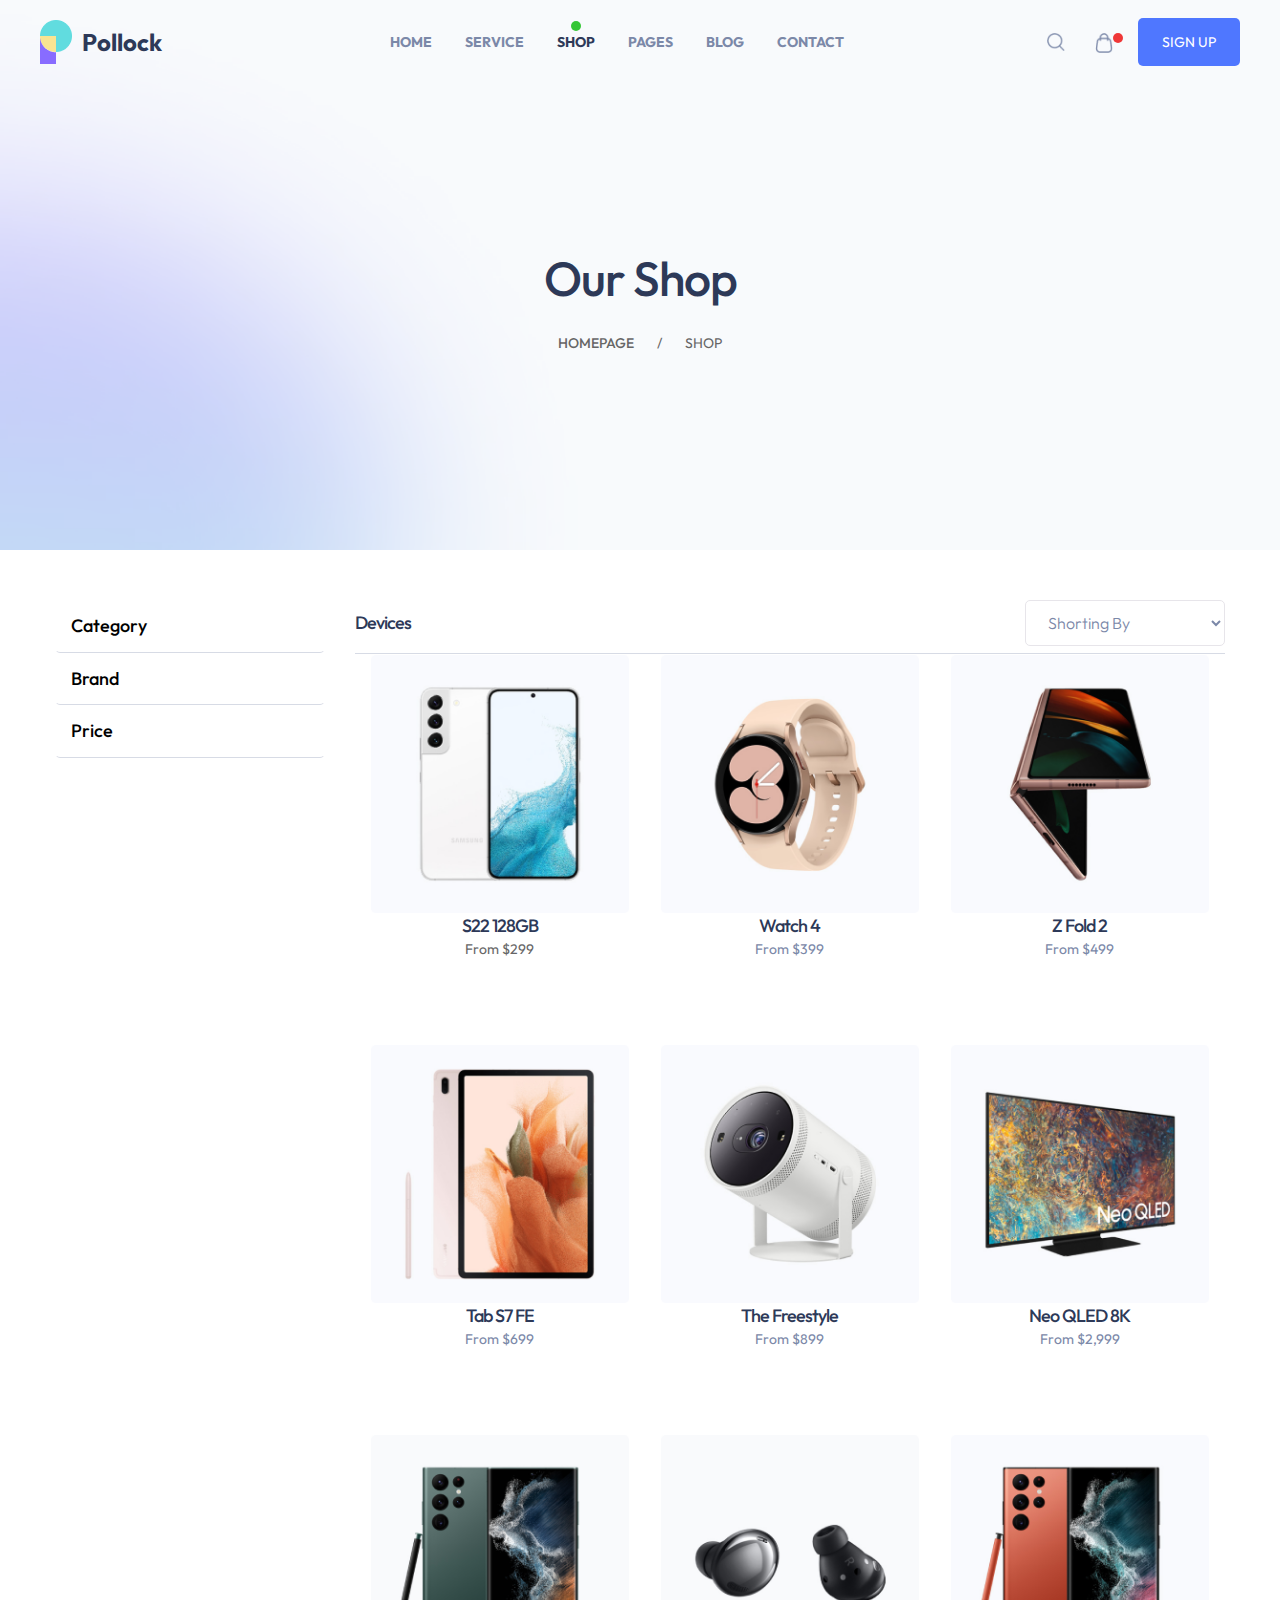
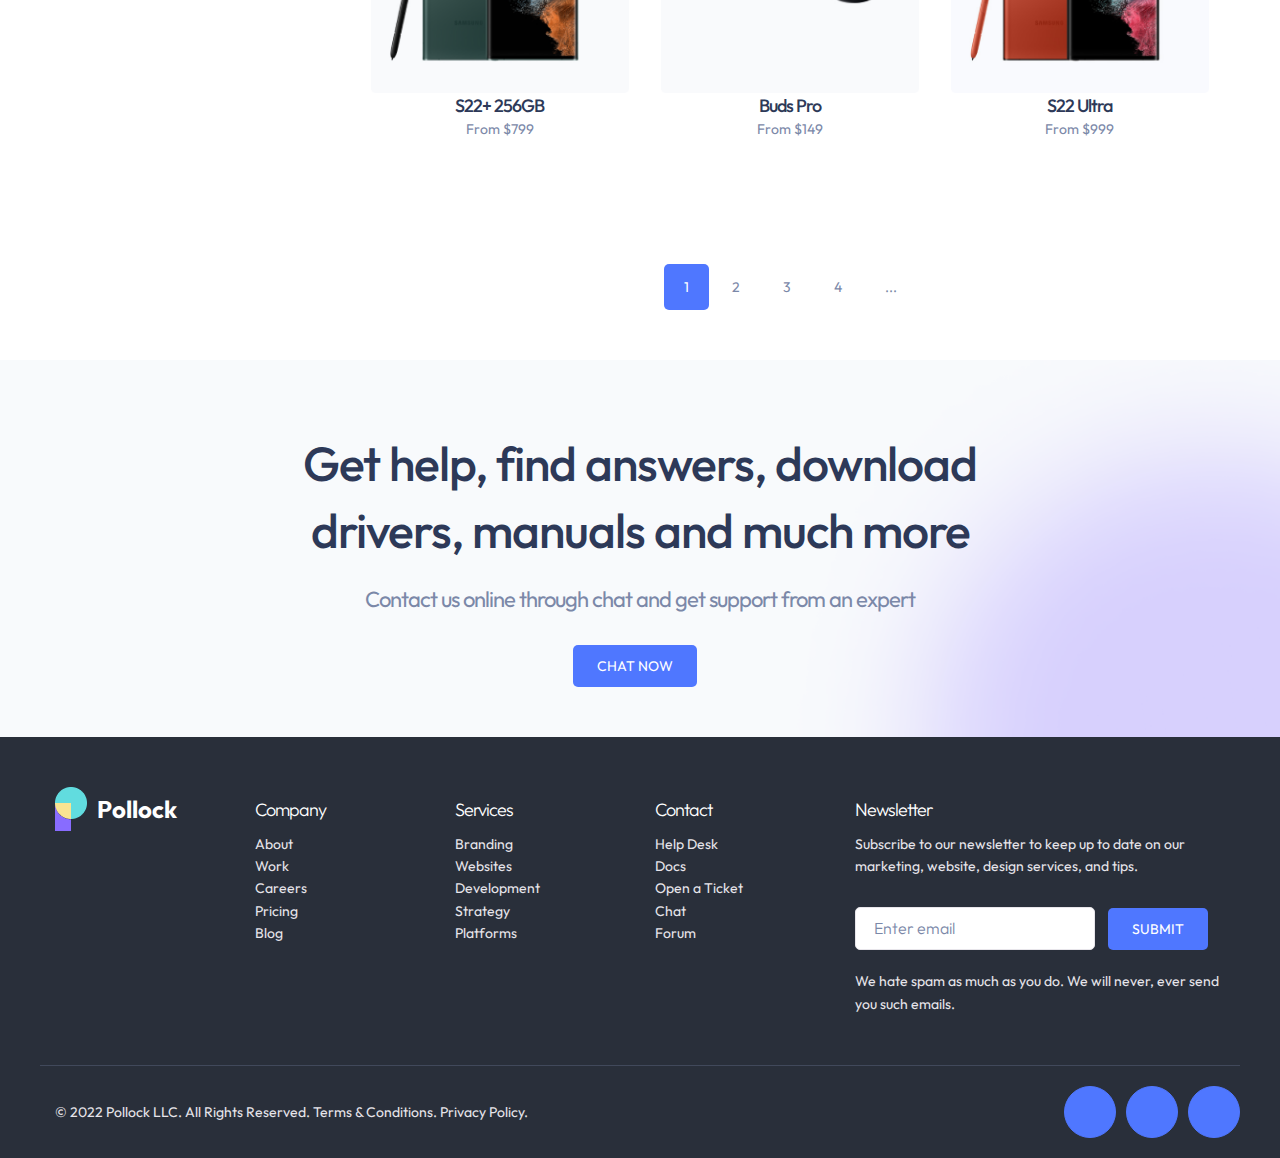
<file: shop.html>
<!DOCTYPE html>
<html lang="en">

<head>
    <meta charset="UTF-8" />
    <meta http-equiv="X-UA-Compatible" content="IE=edge" />
    <meta name="viewport" content="width=device-width, initial-scale=1.0" />
    <title>Blog</title>
    <link rel="stylesheet" href="./src/style/index.css" />
    <link rel="stylesheet" href="https://cdnjs.cloudflare.com/ajax/libs/font-awesome/6.4.0/css/all.min.css"
        integrity="sha512-iecdLmaskl7CVkqkXNQ/ZH/XLlvWZOJyj7Yy7tcenmpD1ypASozpmT/E0iPtmFIB46ZmdtAc9eNBvH0H/ZpiBw=="
        crossorigin="anonymous" referrerpolicy="no-referrer" />

</head>
<style>
    @import url("https://fonts.googleapis.com/css2?family=Outfit:wght@100;200;300;400;500;600;700;800;900&display=swap");
</style>

<body>
    <header class="section-page text-center pb-50 pt-0">
        <div class="header">
            <div class="bg-custom bg-custom--img pb-50" style="background-image: url(./images/blog/BG.png)"></div>
            <div class="container">

                <div class="row align-items-center justify-content-between">
                    <!-- START LOGO  -->
                    <div class="logo py-20">
                        <img class="logo__image" src="./images/Frame.png" alt="">
                        <span class="logo__name pl-10">Pollock</span>
                    </div>
                    <!-- END LOGO  -->
                    <!-- START NAV  -->
                    <div class="header__nav">
                        <div class="nav">
                            <ul class="nav__ul">
                                <li class="nav__li">
                                    <a class="nav__link" href="./index.html">Home</a>
                                </li>
                                <li class="nav__li">
                                    <a class="nav__link">Service</a>
                                </li>
                                <li class="nav__li nav__li--active">
                                    <a class="nav__link" href="./shop.html">Shop</a>
                                </li>
                                <li class="nav__li">
                                    <a class="nav__link" href="./portfolio.html">Pages</a>
                                </li>
                                <li class="nav__li">
                                    <a class="nav__link" href="./blog.html">Blog</a>
                                </li>
                                <li class="nav__li">
                                    <a class="nav__link">Contact</a>
                                </li>
                            </ul>
                        </div>
                    </div>

                    <!-- END NAV  -->
                    <!-- START RIGHT-NAV  -->
                    <div class="header__right-nav">
                        <div class="right-nav">
                            <a class="right-nav__icon"><img src="./images/icon/Search.png" class="card-img"></a>
                            <a class="right-nav__icon right-nav__icon--isset"><img src="./images/icon/Bag2.png"
                                    class="card-img" alt=""></a>
                            <a class="button button--blue ml-10">SIGN UP</a>
                        </div>
                    </div>
                    <!-- END RIGHT-NAV  -->
                    <a class="button button--blue header__menu-mobile" id="offcanvas__open"
                        onclick="openOffcanvas(this.id)"><i class="fa-solid fa-bars"></i></a>
                </div>

            </div>
            <div class="autoCenterInBlock">
                <h2 class="pt-50">Our Shop</h2>
                <span class="pr-20"><b>HOMEPAGE</b></span> / <span class="pl-20">SHOP</span>
            </div>
        </div>
    </header>
    <div class="section-page py-50 ">
        <div class="container">
            <div class="row">
                <div class="col" style="--col-lg: 3">
                    <div class="navbar">
                        <div class="navbar__button">
                            <button class="button button--custom" style="--bg: #000;" id="offcanvas__open"
                                onclick="openOffcanvas(this.id)">
                                <i class="fa-solid fa-filter mr-10"></i> <b>Filter</b>
                            </button>
                        </div>
                        <div class="navbar__content">
                            <div class="dropdown">
                                <button class="dropdown__button divider" style="--pd: 15px">
                                    Category <i class="fa fa-solid fa-angle-down dropdown__icon"></i>
                                </button>
                                <div class="dropdown__content">
                                    <div class="tree-box">
                                        <div class="tree">
                                            <div class="tree__header">
                                                <div class="row align-items-center">
                                                    <input type="checkbox" class="tree__checkbox" name="name"> <label
                                                        class="tree__title" for="checkbox">App</label>
                                                </div>
                                                <i class="fa fa-solid fa-angle-down"></i>
                                            </div>
                                            <div class="tree__list">
                                                <div class="tree__child">
                                                    <input type="checkbox" class="tree__checkbox"> Accessories
                                                </div>
                                                <div class="tree__child">
                                                    <div class="tree">
                                                        <div class="tree__header">
                                                            <div class="row align-items-center">
                                                                <input type="checkbox" class="tree__checkbox"
                                                                    name="name"> <label class="tree__title"
                                                                    for="checkbox">Camera</label>
                                                            </div>
                                                            <i class="fa fa-solid fa-angle-down"></i>
                                                        </div>
                                                        <div class="tree__list">
                                                            <div class="tree__child">
                                                                <input type="checkbox" class="tree__checkbox">
                                                                Accessories
                                                            </div>
                                                            <div class="tree__child">
                                                                <input type="checkbox" class="tree__checkbox"> Camera
                                                            </div>
                                                            <div class="tree__child">
                                                                <input type="checkbox" class="tree__checkbox"> Computer
                                                            </div>
                                                            <div class="tree__child">
                                                                <input type="checkbox" class="tree__checkbox">
                                                                Headphones
                                                            </div>
                                                            <div class="tree__child">
                                                                <input type="checkbox" class="tree__checkbox">
                                                                Smartphone
                                                            </div>
                                                            <div class="tree__child">
                                                                <input type="checkbox" class="tree__checkbox"> TV
                                                            </div>
                                                            <div class="tree__child">
                                                                <input type="checkbox" class="tree__checkbox"> Video
                                                            </div>
                                                        </div>
                                                    </div>
                                                </div>
                                                <div class="tree__child">
                                                    <input type="checkbox" class="tree__checkbox"> Computer
                                                </div>
                                                <div class="tree__child">
                                                    <input type="checkbox" class="tree__checkbox"> Headphones
                                                </div>
                                                <div class="tree__child">
                                                    <input type="checkbox" class="tree__checkbox"> Smartphone
                                                </div>
                                                <div class="tree__child">
                                                    <input type="checkbox" class="tree__checkbox"> TV
                                                </div>
                                                <div class="tree__child">
                                                    <input type="checkbox" class="tree__checkbox"> Video
                                                </div>
                                            </div>
                                        </div>
                                        <div class="tree">
                                            <div class="tree__header">
                                                <div class="row align-items-center">
                                                    <input type="checkbox" class="tree__checkbox" name="name"> <label
                                                        class="tree__title" for="checkbox">Audio</label>
                                                </div>
                                                <i class="fa fa-solid fa-angle-down"></i>
                                            </div>
                                            <div class="tree__list">
                                                <div class="tree__child">
                                                    <input type="checkbox" class="tree__checkbox"> Accessories
                                                </div>
                                                <div class="tree__child">
                                                    <input type="checkbox" class="tree__checkbox"> Camera
                                                </div>
                                                <div class="tree__child">
                                                    <input type="checkbox" class="tree__checkbox"> Computer
                                                </div>
                                                <div class="tree__child">
                                                    <input type="checkbox" class="tree__checkbox"> Headphones
                                                </div>
                                                <div class="tree__child">
                                                    <input type="checkbox" class="tree__checkbox"> Smartphone
                                                </div>
                                                <div class="tree__child">
                                                    <input type="checkbox" class="tree__checkbox"> TV
                                                </div>
                                                <div class="tree__child">
                                                    <input type="checkbox" class="tree__checkbox"> Video
                                                </div>
                                            </div>
                                        </div>
                                        <div class="tree">
                                            <div class="tree__header">
                                                <div class="row align-items-center">
                                                    <input type="checkbox" class="tree__checkbox" name="name"> <label
                                                        class="tree__title" for="checkbox">Electronics</label>
                                                </div>
                                                <i class="fa fa-solid fa-angle-down"></i>
                                            </div>
                                            <div class="tree__list">
                                                <div class="tree__child">
                                                    <input type="checkbox" class="tree__checkbox"> Accessories
                                                </div>
                                                <div class="tree__child">
                                                    <input type="checkbox" class="tree__checkbox"> Camera
                                                </div>
                                                <div class="tree__child">
                                                    <input type="checkbox" class="tree__checkbox"> Computer
                                                </div>
                                                <div class="tree__child">
                                                    <input type="checkbox" class="tree__checkbox"> Headphones
                                                </div>
                                                <div class="tree__child">
                                                    <input type="checkbox" class="tree__checkbox"> Smartphone
                                                </div>
                                                <div class="tree__child">
                                                    <input type="checkbox" class="tree__checkbox"> TV
                                                </div>
                                                <div class="tree__child">
                                                    <input type="checkbox" class="tree__checkbox"> Video
                                                </div>
                                            </div>
                                        </div>
                                    </div>

                                </div>
                            </div>
                            <div class="dropdown">
                                <button class="dropdown__button divider" style="--pd: 15px">
                                    Brand <i class="fa fa-solid fa-angle-down dropdown__icon"></i>
                                </button>
                                <div class="dropdown__content">
                                    <div class="tree-box">
                                        <div class="tree">
                                            <ul class="tree__list">
                                                <li class="tree__child">
                                                    <input type="checkbox" class="tree__checkbox"> Accessories
                                                </li>
                                                <li class="tree__child">
                                                    <input type="checkbox" class="tree__checkbox"> Camera
                                                </li>
                                                <li class="tree__child">
                                                    <input type="checkbox" class="tree__checkbox"> Computer
                                                </li>
                                                <li class="tree__child">
                                                    <input type="checkbox" class="tree__checkbox"> Headphones
                                                </li>
                                                <li class="tree__child">
                                                    <input type="checkbox" class="tree__checkbox"> Smartphone
                                                </li>
                                                <li class="tree__child">
                                                    <input type="checkbox" class="tree__checkbox"> TV
                                                </li>
                                                <li class="tree__child">
                                                    <input type="checkbox" class="tree__checkbox"> Video
                                                </li>
                                            </ul>
                                        </div>
                                    </div>

                                </div>
                            </div>
                            <div class="dropdown">
                                <button class="dropdown__button divider" style="--pd: 15px">
                                    Price <i class="fa fa-solid fa-angle-down dropdown__icon"></i>
                                </button>
                                <div class="dropdown__content">
                                    <form class="form">
                                        <div class="slider-box">
                                            <div class="slider">
                                                <input class="slider__input" id="rangeMin" type="range" max="100"
                                                    min="10" step="5" value="0">
                                                <input class="slider__input" id="rangeMax" type="range" max="100"
                                                    min="10" step="5" value="100">
                                                <div class="slider__line" style="left: 30px"></div>
                                                <span class="slider__thumb" style="left: 30px;"></span>
                                                <span class="slider__thumb" style="right: 0;"></span>
                                                <div class="slider__value">
                                                    <span>$149</span>
                                                    <span>$2,999</span>
                                                </div>
                                            </div>

                                        </div>
                                    </form>
                                    <div class="row align-items-center justify-content-between">
                                        Price: $99 — $1999 <span class="button button--custom ml-auto"
                                            style="--bg: #0000; --color: #4F77FF; --pd: 5px">FILTER</span>
                                    </div>
                                </div>
                            </div>
                        </div>
                    </div>
                </div>
                <div class="col" style="--col-lg: 9">
                    <div class="row align-items-center justify-content-between divider pt-0" style="--pd: 7px">
                        <h6 class="py-0">
                            <b> Devices </b>
                        </h6>
                        <form class="ml-auto float-right">
                            <div class="form__control">
                                <select class="form__input" style="--border: #e7e5ea; --color: #7b88a8; --width: 200px">
                                    <option value="">Shorting By</option>
                                    <option value="">Option 1</option>
                                    <option value="">Optine 2</option>
                                </select>
                            </div>
                        </form>
                    </div>
                    <div class="row">
                        <div class="col" style="--col-lg: 4; --col-md: 6;">
                            <a href="./shop_single_product.html">
                                <div class="card" style="--padding: 0px; --border: #4f77ff00">
                                    <img src="./images/shop/Img.png" class="card-img" alt="">
                                    <h6 class="py-0 pb-10"><b> S22 128GB</b></h6>
                                    From $299
                                </div>
                            </a>
                        </div>
                        <div class="col" style="--col-lg: 4; --col-md: 6;">
                            <a href="./shop_single_product.html">
                                <div class="card text-color-default" style="--padding: 0px; --border: #4f77ff00">
                                    <img src="./images/shop/Img1.png" class="card-img" alt="">
                                    <h6 class="py-0 pb-10"><b>Watch 4
                                        </b></h6>
                                    From $399
                                </div>
                            </a>

                        </div>
                        <div class="col" style="--col-lg: 4; --col-md: 6;">
                            <a href="./shop_single_product.html">
                                <div class="card text-color-default" style="--padding: 0px; --border: #4f77ff00">
                                    <img src="./images/shop/Img2.png" class="card-img" alt="">
                                    <h6 class="py-0 pb-10"><b>Z Fold 2
                                        </b></h6>
                                    From $499
                                </div>
                            </a>
                        </div>
                        <div class="col" style="--col-lg: 4; --col-md: 6;">
                            <a href="./shop_single_product.html">
                                <div class="card text-color-default" style="--padding: 0px; --border: #4f77ff00">
                                    <img src="./images/shop/Img3.png" class="card-img" alt="">
                                    <h6 class="py-0 pb-10"><b>Tab S7 FE

                                        </b></h6>
                                    From $699
                                </div>
                            </a>

                        </div>
                        <div class="col" style="--col-lg: 4; --col-md: 6;">
                            <a href="./shop_single_product.html">
                                <div class="card text-color-default" style="--padding: 0px; --border: #4f77ff00">
                                    <img src="./images/shop/Img4.png" class="card-img" alt="">
                                    <h6 class="py-0 pb-10"><b>The Freestyle
                                        </b></h6>
                                    From $899
                                </div>
                            </a>

                        </div>
                        <div class="col" style="--col-lg: 4; --col-md: 6;">
                            <a href="./shop_single_product.html">
                                <div class="card text-color-default" style="--padding: 0px; --border: #4f77ff00">
                                    <img src="./images/shop/Img5.png" class="card-img" alt="">
                                    <h6 class="py-0 pb-10"><b>Neo QLED 8K

                                        </b></h6>
                                    From $2,999
                                </div>
                            </a>

                        </div>
                        <div class="col" style="--col-lg: 4; --col-md: 6;">
                            <a href="./shop_single_product.html">
                                <div class="card text-color-default" style="--padding: 0px; --border: #4f77ff00">
                                    <img src="./images/shop/Img6.png" class="card-img" alt="">
                                    <h6 class="py-0 pb-10"><b>S22+ 256GB
                                        </b></h6>
                                    From $799
                                </div>
                            </a>

                        </div>
                        <div class="col" style="--col-lg: 4; --col-md: 6;">
                            <a href="./shop_single_product.html">
                                <div class="card text-color-default" style="--padding: 0px; --border: #4f77ff00">
                                    <img src="./images/shop/Img7.png" class="card-img" alt="">
                                    <h6 class="py-0 pb-10"><b>Buds Pro
                                        </b></h6>
                                    From $149
                                </div>
                            </a>
                        </div>
                        <div class="col" style="--col-lg: 4; --col-md: 6;">
                            <a href="./shop_single_product.html">
                                <div class="card text-color-default" style="--padding: 0px; --border: #4f77ff00">
                                    <img src="./images/shop/Im8g.png" class="card-img" alt="">
                                    <h6 class="py-0 pb-10"><b>S22 Ultra
                                        </b></h6>
                                    From $999
                                </div>
                            </a>
                        </div>
                    </div>
                    <div class="paginator pt-40">
                        <button class="button button--custom paginator__button" style="--color: #7B88A8; --bg: #fff"><i
                                class="fa-solid fa-angle-left"></i></button>
                        <button class="button button--custom paginator__button paginator__button--active"
                            style="--color: #7B88A8; --bg: #fff">1</button>
                        <button class="button button--custom paginator__button"
                            style="--color: #7B88A8; --bg: #fff">2</button>
                        <button class="button button--custom paginator__button"
                            style="--color: #7B88A8; --bg: #fff">3</button>
                        <button class="button button--custom paginator__button"
                            style="--color: #7B88A8; --bg: #fff">4</button>
                        <button class="button button--custom paginator__button"
                            style="--color: #7B88A8; --bg: #fff">...</button>
                        <button class="button button--custom paginator__button" style="--color: #7B88A8; --bg: #fff"><i
                                class="fa-solid fa-angle-right"></i></button>
                    </div>

                </div>
            </div>
        </div>
    </div>

    <div class="section-page py-50">
        <div class="bg-custom bg-custom--img" style="background-image: url(./images/single-product/BG.png);"></div>
        <div class="container">
            <div class="col mx-auto text-center" style="--col-lg: 8; --col-md: 10; --col-sm: 12; --grid: 12">
                <h2 class="text-center">Get help, find answers, download drivers, manuals and much more</h2>
                <h5 class="pt-0 text-color-default">
                    Contact us online through chat and get support from an expert
                </h5>
                <button class="button button--blue mr-10 mt-10">Chat Now</button>
            </div>
        </div>
    </div>

    <div class="offcanvas" id="offcanvas-header">
        <div class="offcanvas__modal" id="offcanvas-header__modal" onclick="closeOffcanvas(this.id)"></div>
        <div class="offcanvas__site" id="offcanvas-header__site">
            <span class="offcanvas__close" id="offcanvas-header__close" onclick="closeOffcanvas(this.id)"><i
                    class="fa-solid fa-x"></i></span>
            <h3 class="text-center">MENU</h3>
            <div class="list">
                <a class="list__item " href="./index.html">Home</a>
                <a class="list__item">Service</a>
                <a class="list__item">About</a>
                <a class="list__item list__item--active" href="./portfolio.html">Pages</a>
                <a class="list__item " href="./blog.html">Blog</a>
                <a class="list__item">Contact</a>
            </div>
        </div>
    </div>

    <div class="offcanvas" id="offcanvas">
        <div class="offcanvas__modal" id="offcanvas__modal" onclick="closeOffcanvas(this.id)"></div>
        <div class="offcanvas__site" id="offcanvas__site">
            <span class="offcanvas__close" id="offcanvas__close" onclick="closeOffcanvas(this.id)"><i
                    class="fa-solid fa-x"></i></span>
            <h3 class="text-center pb-10">Filter</h3>
            <div class="navbar__content navbar__content--active">
                <div class="dropdown">
                    <button class="dropdown__button divider" style="--pd: 15px">
                        Category <i class="fa fa-solid fa-angle-down dropdown__icon"></i>
                    </button>
                    <div class="dropdown__content">
                        <div class="tree-box">
                            <div class="tree">
                                <div class="tree__header">
                                    <div class="row align-items-center">
                                        <input type="checkbox" class="tree__checkbox" name="name"> <label
                                            class="tree__title" for="checkbox">App</label>
                                    </div>
                                    <i class="fa fa-solid fa-angle-down"></i>
                                </div>
                                <div class="tree__list">
                                    <div class="tree__child">
                                        <input type="checkbox" class="tree__checkbox"> Accessories
                                    </div>
                                    <div class="tree__child">
                                        <div class="tree">
                                            <div class="tree__header">
                                                <div class="row align-items-center">
                                                    <input type="checkbox" class="tree__checkbox" name="name"> <label
                                                        class="tree__title" for="checkbox">Camera</label>
                                                </div>
                                                <i class="fa fa-solid fa-angle-down"></i>
                                            </div>
                                            <div class="tree__list">
                                                <div class="tree__child">
                                                    <input type="checkbox" class="tree__checkbox"> Accessories
                                                </div>
                                                <div class="tree__child">
                                                    <input type="checkbox" class="tree__checkbox"> Camera
                                                </div>
                                                <div class="tree__child">
                                                    <input type="checkbox" class="tree__checkbox"> Computer
                                                </div>
                                                <div class="tree__child">
                                                    <input type="checkbox" class="tree__checkbox"> Headphones
                                                </div>
                                                <div class="tree__child">
                                                    <input type="checkbox" class="tree__checkbox"> Smartphone
                                                </div>
                                                <div class="tree__child">
                                                    <input type="checkbox" class="tree__checkbox"> TV
                                                </div>
                                                <div class="tree__child">
                                                    <input type="checkbox" class="tree__checkbox"> Video
                                                </div>
                                            </div>
                                        </div>
                                    </div>
                                    <div class="tree__child">
                                        <input type="checkbox" class="tree__checkbox"> Computer
                                    </div>
                                    <div class="tree__child">
                                        <input type="checkbox" class="tree__checkbox"> Headphones
                                    </div>
                                    <div class="tree__child">
                                        <input type="checkbox" class="tree__checkbox"> Smartphone
                                    </div>
                                    <div class="tree__child">
                                        <input type="checkbox" class="tree__checkbox"> TV
                                    </div>
                                    <div class="tree__child">
                                        <input type="checkbox" class="tree__checkbox"> Video
                                    </div>
                                </div>
                            </div>
                            <div class="tree">
                                <div class="tree__header">
                                    <div class="row align-items-center">
                                        <input type="checkbox" class="tree__checkbox" name="name"> <label
                                            class="tree__title" for="checkbox">Audio</label>
                                    </div>
                                    <i class="fa fa-solid fa-angle-down"></i>
                                </div>
                                <div class="tree__list">
                                    <div class="tree__child">
                                        <input type="checkbox" class="tree__checkbox"> Accessories
                                    </div>
                                    <div class="tree__child">
                                        <input type="checkbox" class="tree__checkbox"> Camera
                                    </div>
                                    <div class="tree__child">
                                        <input type="checkbox" class="tree__checkbox"> Computer
                                    </div>
                                    <div class="tree__child">
                                        <input type="checkbox" class="tree__checkbox"> Headphones
                                    </div>
                                    <div class="tree__child">
                                        <input type="checkbox" class="tree__checkbox"> Smartphone
                                    </div>
                                    <div class="tree__child">
                                        <input type="checkbox" class="tree__checkbox"> TV
                                    </div>
                                    <div class="tree__child">
                                        <input type="checkbox" class="tree__checkbox"> Video
                                    </div>
                                </div>
                            </div>
                            <div class="tree">
                                <div class="tree__header">
                                    <div class="row align-items-center">
                                        <input type="checkbox" class="tree__checkbox" name="name"> <label
                                            class="tree__title" for="checkbox">Electronics</label>
                                    </div>
                                    <i class="fa fa-solid fa-angle-down"></i>
                                </div>
                                <div class="tree__list">
                                    <div class="tree__child">
                                        <input type="checkbox" class="tree__checkbox"> Accessories
                                    </div>
                                    <div class="tree__child">
                                        <input type="checkbox" class="tree__checkbox"> Camera
                                    </div>
                                    <div class="tree__child">
                                        <input type="checkbox" class="tree__checkbox"> Computer
                                    </div>
                                    <div class="tree__child">
                                        <input type="checkbox" class="tree__checkbox"> Headphones
                                    </div>
                                    <div class="tree__child">
                                        <input type="checkbox" class="tree__checkbox"> Smartphone
                                    </div>
                                    <div class="tree__child">
                                        <input type="checkbox" class="tree__checkbox"> TV
                                    </div>
                                    <div class="tree__child">
                                        <input type="checkbox" class="tree__checkbox"> Video
                                    </div>
                                </div>
                            </div>
                        </div>

                    </div>
                </div>
                <div class="dropdown">
                    <button class="dropdown__button divider" style="--pd: 15px">
                        Brand <i class="fa fa-solid fa-angle-down dropdown__icon"></i>
                    </button>
                    <div class="dropdown__content">
                        <div class="tree-box">
                            <div class="tree">
                                <ul class="tree__list">
                                    <li class="tree__child">
                                        <input type="checkbox" class="tree__checkbox"> Accessories
                                    </li>
                                    <li class="tree__child">
                                        <input type="checkbox" class="tree__checkbox"> Camera
                                    </li>
                                    <li class="tree__child">
                                        <input type="checkbox" class="tree__checkbox"> Computer
                                    </li>
                                    <li class="tree__child">
                                        <input type="checkbox" class="tree__checkbox"> Headphones
                                    </li>
                                    <li class="tree__child">
                                        <input type="checkbox" class="tree__checkbox"> Smartphone
                                    </li>
                                    <li class="tree__child">
                                        <input type="checkbox" class="tree__checkbox"> TV
                                    </li>
                                    <li class="tree__child">
                                        <input type="checkbox" class="tree__checkbox"> Video
                                    </li>
                                </ul>
                            </div>
                        </div>

                    </div>
                </div>
                <div class="dropdown">
                    <button class="dropdown__button divider" style="--pd: 15px">
                        Price <i class="fa fa-solid fa-angle-down dropdown__icon"></i>
                    </button>
                    <div class="dropdown__content">
                        <form class="form">
                            <div class="slider-box">
                                <div class="slider">
                                    <input class="slider__input" id="rangeMin" type="range" max="100" min="10" step="5"
                                        value="0">
                                    <input class="slider__input" id="rangeMax" type="range" max="100" min="10" step="5"
                                        value="100">
                                    <div class="slider__line" style="left: 30px"></div>
                                    <span class="slider__thumb" style="left: 30px;"></span>
                                    <span class="slider__thumb" style="right: 0;"></span>
                                    <div class="slider__value">
                                        <span>$149</span>
                                        <span>$2,999</span>
                                    </div>
                                </div>

                            </div>
                        </form>
                        <div class="row align-items-center justify-content-between">
                            Price: $99 — $1999 <span class="button button--custom ml-auto"
                                style="--bg: #0000; --color: #4F77FF; --pd: 5px">FILTER</span>
                        </div>
                    </div>
                </div>
            </div>
        </div>
    </div>
    <!-- END OFFCANVAS  -->

    <footer class="section-page footer py-0">
        <div class="bg-custom" style="--bg: #292f3a"></div>
        <div class="container">
            <div class="row align-items-start justify-content-between divider">
                <div class="col" style="--col-lg: 2; --grid: 12; --col-sm: 12">
                    <div class="logo py-20">
                        <img class="logo__image" src="./images/Frame.png" alt="" />
                        <span class="logo__name logo__name--white pl-10">Pollock</span>
                    </div>
                </div>
                <div class="col py-20" style="--col-lg: 2; --grid: 12; --col-sm: 4; --col-md: 4">
                    <h6 class="footer__title py-10">Company</h6>
                    <div class="footer__link">About</div>
                    <div class="footer__link">Work</div>
                    <div class="footer__link">Careers</div>
                    <div class="footer__link">Pricing</div>
                    <div class="footer__link">Blog</div>
                </div>
                <div class="col py-20" style="--col-lg: 2; --grid: 12; --col-sm: 4; --col-md: 4">
                    <h6 class="footer__title py-10">Services</h6>
                    <div class="footer__link">Branding</div>
                    <div class="footer__link">Websites</div>
                    <div class="footer__link">Development</div>
                    <div class="footer__link">Strategy</div>
                    <div class="footer__link">Platforms</div>
                </div>
                <div class="col py-20" style="--col-lg: 2; --grid: 12; --col-sm: 4; --col-md: 4">
                    <h6 class="footer__title py-10">Contact</h6>
                    <div class="footer__link">Help Desk</div>
                    <div class="footer__link">Docs</div>
                    <div class="footer__link">Open a Ticket</div>
                    <div class="footer__link">Chat</div>
                    <div class="footer__link">Forum</div>
                </div>
                <div class="col py-20" style="--col-md: 12; --col-lg: 4; --grid: 12">
                    <h6 class="footer__title py-10">Newsletter</h6>
                    <div class="footer__link">
                        Subscribe to our newsletter to keep up to date on our marketing,
                        website, design services, and tips.
                    </div>
                    <form class="form">
                        <input type="text" class="form__input mr-10 mt-10" style="--minusWidth: 130px"
                            placeholder="Enter email" />
                        <button class="button button--blue mr-10 mt-10" type="submit">
                            SUBMIT
                        </button>
                    </form>
                    <div class="footer__link">
                        We hate spam as much as you do. We will never, ever send you such
                        emails.
                    </div>
                </div>
            </div>

            <div class="row align-items-center justify-content-between pt-20">
                <div class="footer__link col pb-20" style="--col-sm: 12">
                    © 2022 Pollock LLC. All Rights Reserved. Terms & Conditions. Privacy
                    Policy.
                </div>
                <div class="row pb-20 pl-10" style="--gap: 10px; --col-sm: 12">
                    <div class="icon icon--hover" style="--bg: #4f77ff; --border: #4f77ff; --size: 52px">
                        <i class="fa-brands fa-facebook-f"></i>
                    </div>
                    <div class="icon icon--hover" style="--bg: #4f77ff; --border: #4f77ff; --size: 52px">
                        <i class="fa-brands fa-twitter"></i>
                    </div>
                    <div class="icon icon--hover" style="--bg: #4f77ff; --border: #4f77ff; --size: 52px">
                        <i class="fa-brands fa-linkedin-in"></i>
                    </div>
                </div>
            </div>
        </div>
    </footer>
    <script src="./src/index.js"></script>
</body>

</html>
</file>
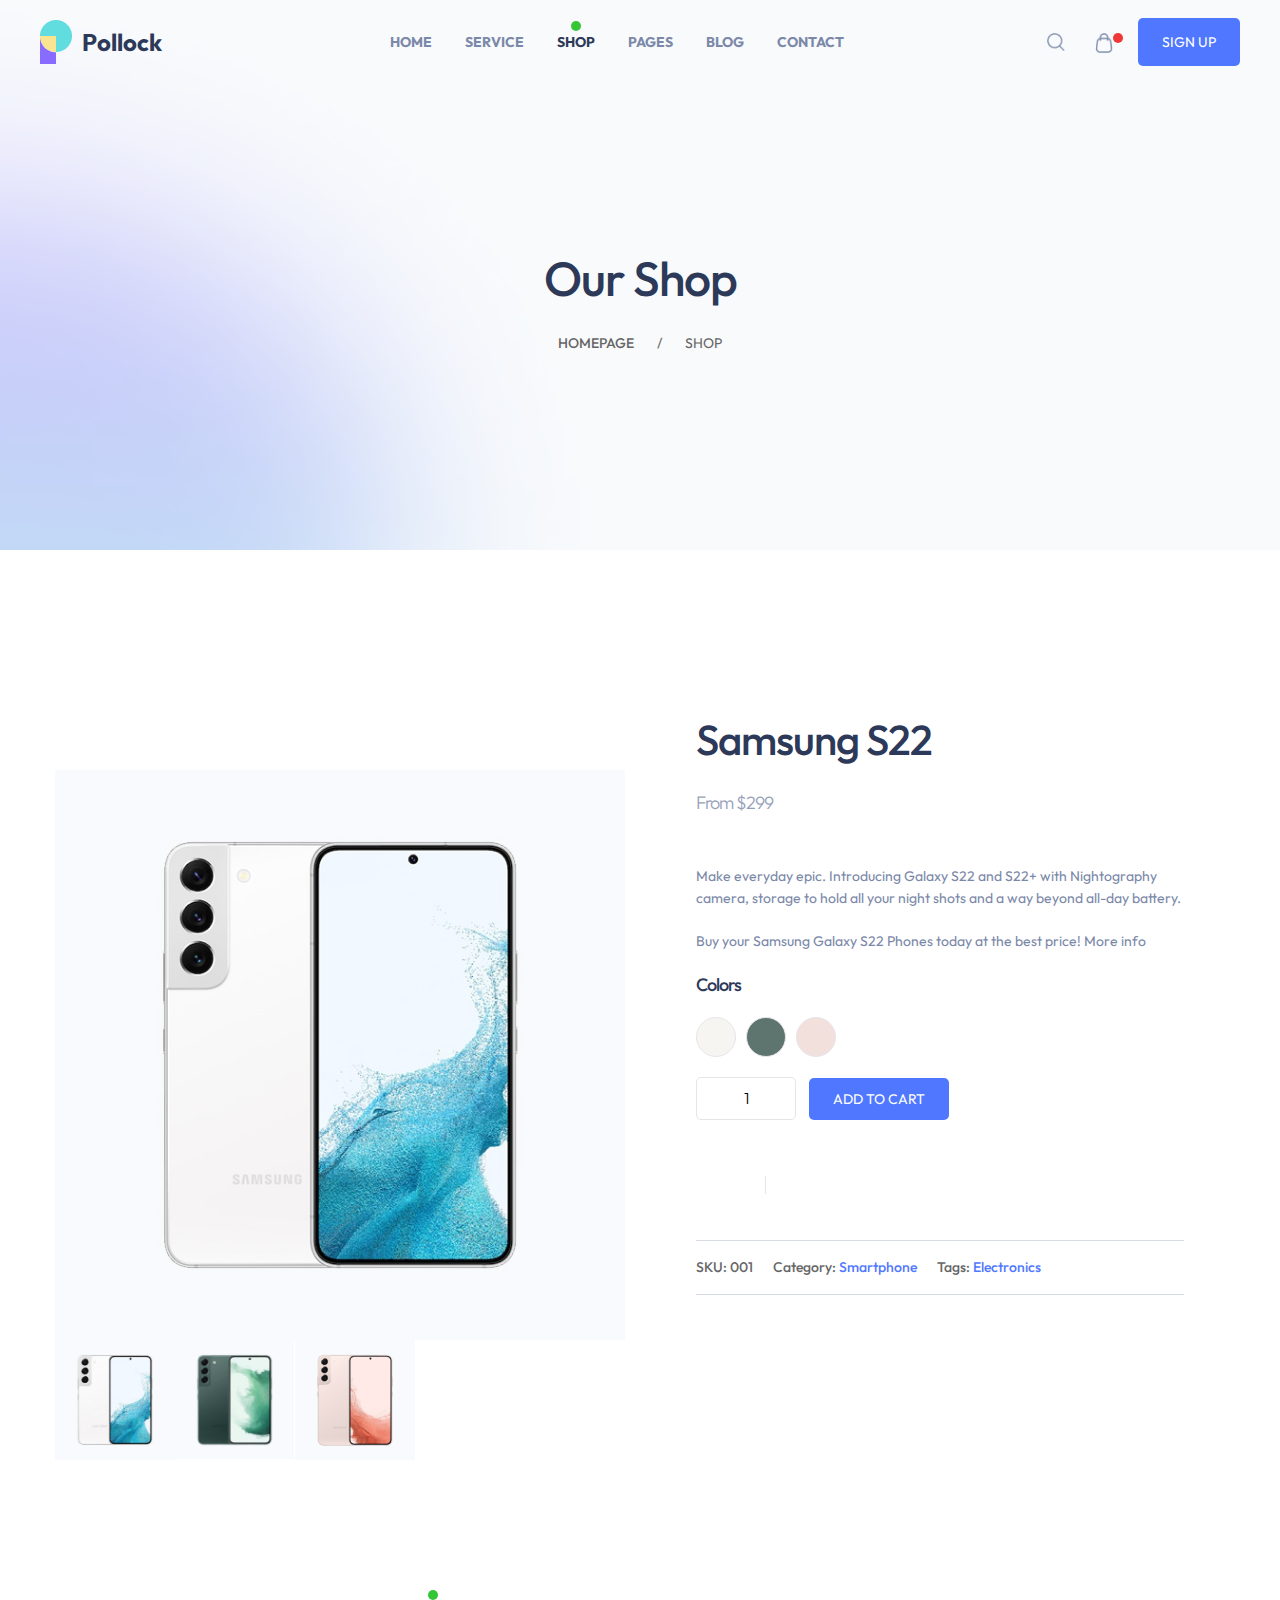
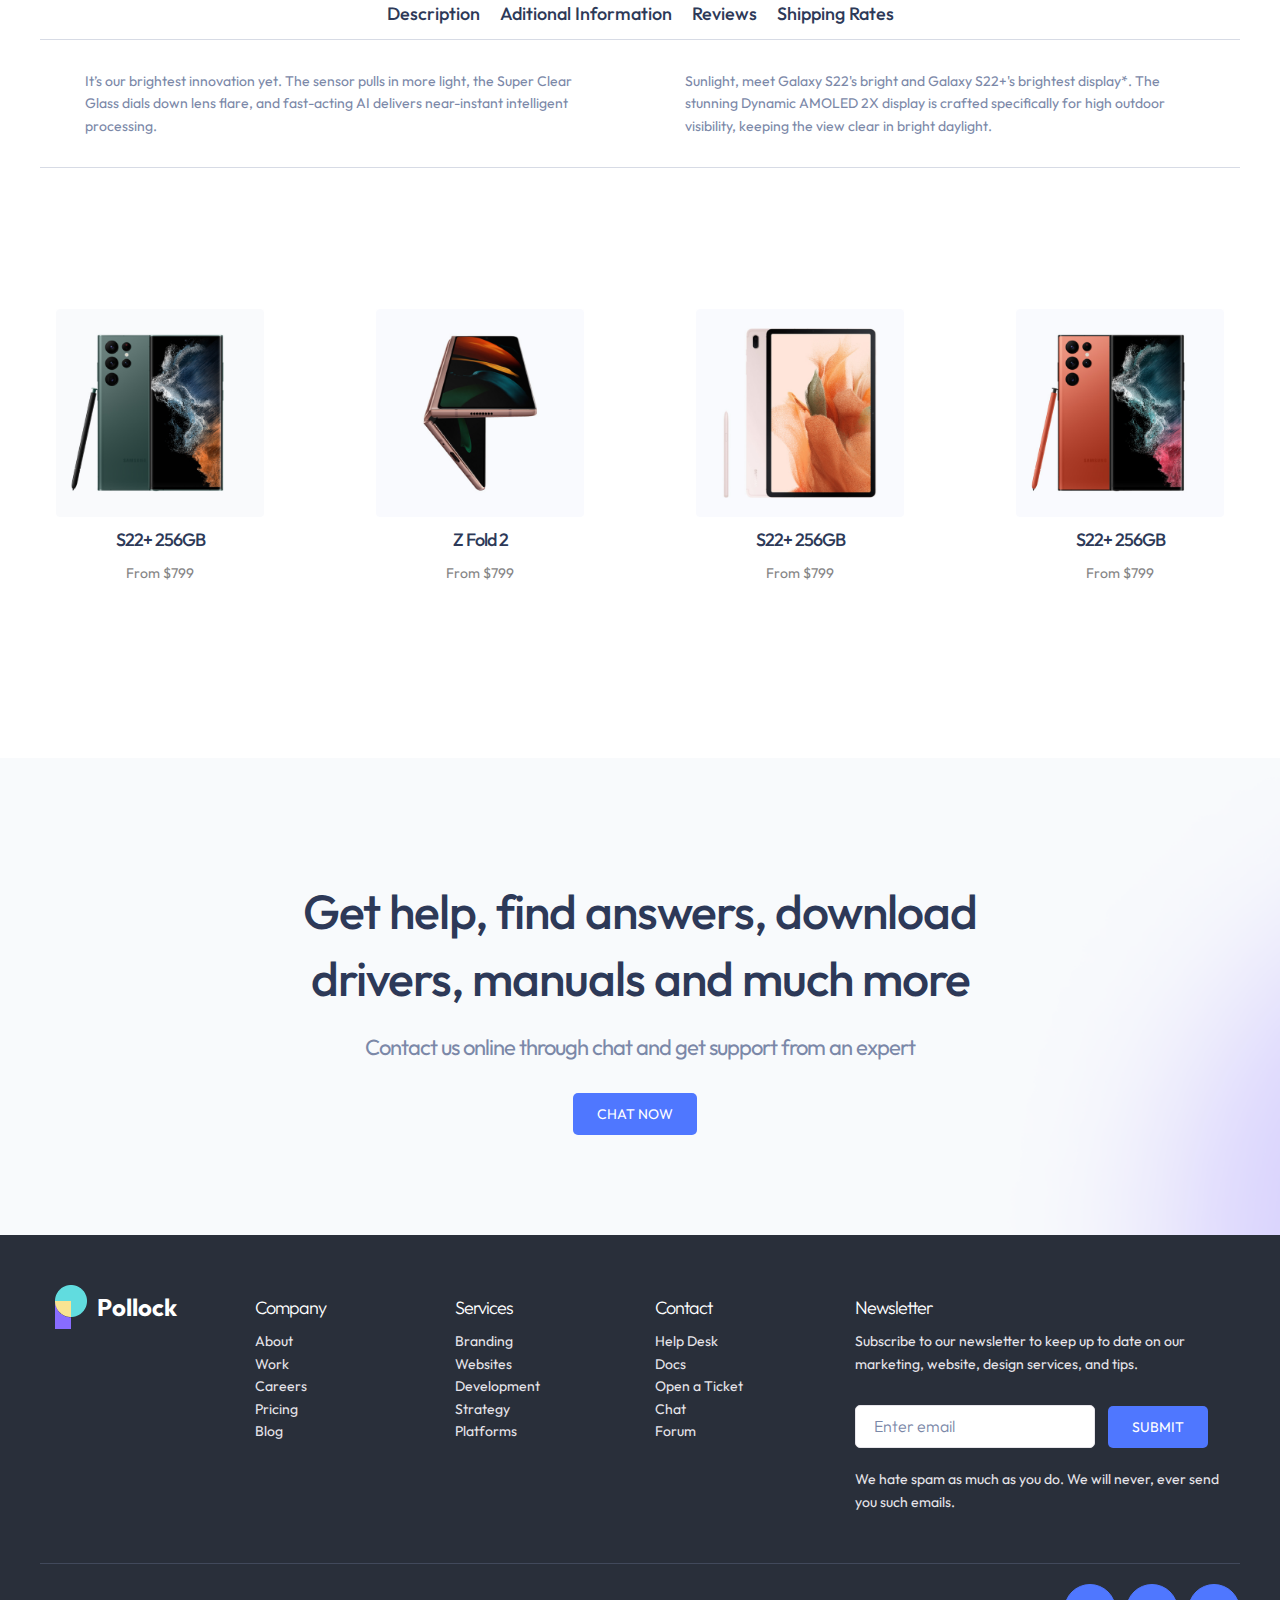
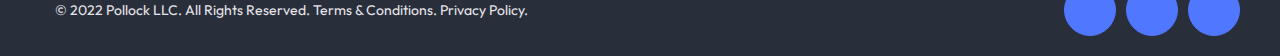
<file: shop_single_product.html>
<!DOCTYPE html>
<html lang="en">

<head>
    <meta charset="UTF-8">
    <meta http-equiv="X-UA-Compatible" content="IE=edge">
    <meta name="viewport" content="width=device-width, initial-scale=1.0">
    <title>Single Product</title>
    <link rel="stylesheet" href="./src/style/index.css">
    <link rel="stylesheet" href="https://cdnjs.cloudflare.com/ajax/libs/font-awesome/6.4.0/css/all.min.css"
        integrity="sha512-iecdLmaskl7CVkqkXNQ/ZH/XLlvWZOJyj7Yy7tcenmpD1ypASozpmT/E0iPtmFIB46ZmdtAc9eNBvH0H/ZpiBw=="
        crossorigin="anonymous" referrerpolicy="no-referrer" />
</head>
<style>
    @import url('https://fonts.googleapis.com/css2?family=Outfit:wght@100;200;300;400;500;600;700;800;900&display=swap');
</style>

<body>
    <header class="section-page  text-center pb-50 pt-0">
        <div class="header">
            <div class="bg-custom bg-custom--img pb-50" style="background-image: url(./images/blog/BG.png);"></div>
            <div class="container">
                <div class="row align-items-center justify-content-between">
                    <!-- START LOGO  -->
                    <div class="logo py-20">
                        <img class="logo__image" src="./images/Frame.png" alt="">
                        <span class="logo__name pl-10">Pollock</span>
                    </div>
                    <!-- END LOGO  -->
                    <!-- START NAV  -->
                    <div class="header__nav">
                        <div class="nav">
                            <ul class="nav__ul">
                                <li class="nav__li">
                                    <a class="nav__link" href="./index.html">Home</a>
                                </li>
                                <li class="nav__li">
                                    <a class="nav__link">Service</a>
                                </li>
                                <li class="nav__li nav__li--active">
                                    <a class="nav__link" href="./shop.html">Shop</a>
                                </li>
                                <li class="nav__li">
                                    <a class="nav__link" href="./portfolio.html">Pages</a>
                                </li>
                                <li class="nav__li">
                                    <a class="nav__link" href="./blog.html">Blog</a>
                                </li>
                                <li class="nav__li">
                                    <a class="nav__link">Contact</a>
                                </li>
                            </ul>
                        </div>
                    </div>

                    <!-- END NAV  -->
                    <!-- START RIGHT-NAV  -->
                    <div class="header__right-nav">
                        <div class="right-nav">
                            <a class="right-nav__icon"><img src="./images/icon/Search.png" class="card-img"></a>
                            <a class="right-nav__icon right-nav__icon--isset"><img src="./images/icon/Bag2.png"
                                    class="card-img" alt=""></a>
                            <a class="button button--blue ml-10">SIGN UP</a>
                        </div>
                    </div>
                    <!-- END RIGHT-NAV  -->
                    <a class="button button--blue header__menu-mobile" id="offcanvas__open"
                        onclick="openOffcanvas(this.id)"><i class="fa-solid fa-bars"></i></a>
                </div>
            </div>
            <div class="autoCenterInBlock">
                <h2 class="pt-50">Our Shop</h2>
                <span class="pr-20"><b>HOMEPAGE</b></span> / <span class="pl-20">SHOP</span>
            </div>
        </div>
    </header>
    <div class="section-page pb-50">
        <div class="container">
            <div class="row">
                <div class="col" style="--col-lg:6;">
                    <div class="carolsel mt-20">
                        <img src="./images/single-product/Img.png" class="card-img" id="bigImage">
                        <div class="carolsel__zoom">
                            <div class="icon"
                            style="--color: #888682; --bg: #88868200; --border: #88868200"><i
                                class="fa-solid fa-magnifying-glass-plus"></i></div>
                        </div>
                        <div class="carolsel-dot carolsel-dot--start">
                            <div class="carolsel-dot__item carolsel-dot__item--img">
                                <img src="./images/single-product/Img.png" class="card-img">
                            </div>
                            <div class="carolsel-dot__item carolsel-dot__item--img">
                                <img src="./images/single-product/2.png" class="card-img">
                            </div>
                            <div class="carolsel-dot__item carolsel-dot__item--img">
                                <img src="./images/single-product/3.png" class="card-img">
                            </div>
                        </div>
                    </div>
                </div>
                <div class="col" style="--col-lg:6;">
                    <div class="card card--start" style="--border: #0000">
                        <h3 class="pb-20 pt-20">Samsung S22</h3>
                        <h6 class="text-color-default card__subtitle pt-0">From $299</h6>
                        <div class="card__star text-start">
                            <i class="fa-solid fa-star card__star--active"></i>
                            <i class="fa-solid fa-star card__star--active"></i>
                            <i class="fa-solid fa-star card__star--active"></i>
                            <i class="fa-solid fa-star card__star--active"></i>
                            <i class="fa-solid fa-star card__star--active"></i>
                        </div>
                        <div class="text-color-default pt-30">
                            Make everyday epic. Introducing Galaxy S22 and S22+ with Nightography camera, storage to
                            hold all your night shots and a way beyond all-day battery.
                            <div class="title-break pt-20">
                                Buy your Samsung Galaxy S22 Phones today at the best price! More info
                            </div>
                        </div>
                        <h6><b>Colors</b></h6>
                        <div class="row">
                            <a class="button icon" style="--bg: #F7F5F1; --border: #E7E5EA; --size: 40px"></a>
                            <a class="button icon ml-10" style="--bg: #5E756F; --border: #E7E5EA; --size: 40px"></a>
                            <a class="button icon ml-10" style="--bg: #F2E0DC; --border: #E7E5EA; --size: 40px"></a>
                        </div>
                        <form class="form">
                            <input type="number" value=1 class="form__input form__input--number text-center"
                                style="--width: 100px">
                            <button class="button button--blue ml-10">ADD TO CART</button>
                        </form>
                        <div class="pt-30 text-color-default row">
                            <a class="divider-vertical divider-vertical--right">
                                <div class="icon icon--hover " style="--size: 30px;  --fs: 15px; --color: #888682">
                                    <i class="fa-sharp fa-regular fa-heart"></i>
                                </div>
                            </a>
                            <a class="icon icon--hover" style="--size: 30px; --fs: 15px; --color: #888682">
                                <i class="fa-regular fa-envelope"></i>
                            </a>
                            <a class="icon icon--hover ml-10" style="--size: 30px; --fs: 15px; --color: #888682">
                                <i class="fa-brands fa-facebook-f"></i>
                            </a>
                            <a class="icon icon--hover ml-10" style="--size: 30px; --fs: 15px; --color: #888682">
                                <i class="fa-brands fa-instagram"></i>
                            </a>
                            <a class="icon icon--hover ml-10" style="--size: 30px; --fs: 15px; --color: #888682">
                                <i class="fa-brands fa-twitter"></i>
                            </a>
                        </div>
                        <div class="divider divider--top mt-40" style="--pd: 15px">
                            <b class="row">
                                <div class="pr-20">SKU: 001 </div>
                                <div class="pr-20">Category: <span class="text-color-blue">Smartphone</span></div>
                                <div>Tags: <span class="text-color-blue">Electronics</span></div>
                            </b>
                        </div>

                    </div>
                </div>
            </div>
        </div>
    </div>
    <div class="section-page py-50">
        <div class="container">
            <div class="tabs">
                <div class="tabs__header">
                    <div class="tabs__header-item tabs__header-item--active" id="tabs__header-item-1"> Description</div>
                    <div class="tabs__header-item" id="tabs__header-item-2">Aditional Information</div>
                    <div class="tabs__header-item" id="tabs__header-item-3">Reviews</div>
                    <div class="tabs__header-item" id="tabs__header-item-4">Shipping Rates</div>
                </div>
                <div class="tabs__content tabs__content--active divider divider--top" id="tabs__content-1">
                    <div class="col text-color-default" style="--col-lg: 6">
                        <div class="px-30">
                            It’s our brightest innovation yet. The sensor pulls in more light, the Super Clear Glass
                            dials down lens flare, and fast-acting AI delivers near-instant intelligent processing.
                        </div>
                    </div>
                    <div class="col text-color-default " style="--col-lg: 6">
                        <div class="px-30">
                            Sunlight, meet Galaxy S22's bright and Galaxy S22+'s brightest display*. The stunning
                            Dynamic AMOLED 2X display is crafted specifically for high outdoor visibility, keeping the
                            view clear in bright daylight.
                        </div>
                    </div>
                </div>
                <div class="tabs__content  divider divider--top" id="tabs__content-2">
                    <div class="col text-color-default" style="--col-lg: 6">
                        <div class="px-30">
                            Lorem ipsum dolor sit amet consectetur adipisicing elit. Sunt temporibus alias adipisci
                            natus quisquam iure error deleniti maxime? Numquam repellat quam cupiditate libero aperiam
                            eveniet impedit voluptatum? Consequuntur, totam at?
                        </div>
                    </div>
                    <div class="col text-color-default " style="--col-lg: 6">
                        <div class="px-30">
                            Sunlight, meet Galaxy S22's bright and Galaxy S22+'s brightest display*. The stunning
                            Dynamic AMOLED 2X display is crafted specifically for high outdoor visibility, keeping the
                            view clear in bright daylight.
                        </div>
                    </div>
                </div>
                <div class="tabs__content  divider divider--top" id="tabs__content-3">
                    <div class="col text-color-default" style="--col-lg: 6">
                        <div class="px-30">
                            It’s our brightest innovation yet. The sensor pulls in more light, the Super Clear Glass
                            dials down lens flare, and fast-acting AI delivers near-instant intelligent processing.
                        </div>
                    </div>
                    <div class="col text-color-default " style="--col-lg: 6">
                        <div class="px-30">
                            Lorem ipsum dolor sit amet consectetur adipisicing elit. Beatae accusamus nulla quam
                            possimus deleniti magni dolores iusto consequatur. In ipsum ad perspiciatis amet natus
                            quaerat. Minima totam aliquid libero sed.
                        </div>
                    </div>
                </div>
                <div class="tabs__content  divider divider--top" id="tabs__content-4">
                    <div class="col text-color-default" style="--col-lg: 6">
                        <div class="px-30">
                            Lorem ipsum dolor sit amet consectetur, adipisicing elit. Sunt, assumenda doloribus. Amet
                            nemo est quos harum eum eius sequi quaerat sunt at quas saepe natus et, libero quisquam!
                            Laudantium, ea.
                        </div>
                    </div>
                    <div class="col text-color-default " style="--col-lg: 6">
                        <div class="px-30">
                            Lorem ipsum dolor sit amet consectetur adipisicing elit. Praesentium beatae atque sint,
                            repellendus nemo fugiat quisquam obcaecati asperiores veritatis pariatur. Similique eaque
                            odit veritatis. Delectus dolore est amet deserunt odit.
                        </div>
                    </div>
                </div>
            </div>
        </div>
    </div>
    <div class="section-page pt-50">
        <div class="row mx-0">
            <div class="col" style="--col-lg: 3; --col-md: 6">
                <a href="./shop_single_product.html">
                    <div class="card" style="--border: #4F77FF00">
                        <img src="./images/single-product/card.png" class="card-img" alt="">
                        <h6 class="py-10"><b>S22+ 256GB</b></h6>
                        <div class="card__subtitle">
                            From $799
                        </div>
                    </div>
                </a>
            </div>
            <div class="col" style="--col-lg: 3; --col-md: 6">
                <a href="./shop_single_product.html">
                    <div class="card" style="--border: #4F77FF00">
                        <img src="./images/single-product/card2.png" class="card-img" alt="">
                        <h6 class="py-10"><b>Z Fold 2</b></h6>
                        <div class="card__subtitle">
                            From $799
                        </div>
                    </div>
                </a>
                
            </div>
            <div class="col" style="--col-lg: 3; --col-md: 6">
                <a href="./shop_single_product.html">
                    <div class="card" style="--border: #4F77FF00">
                        <img src="./images/single-product/card3.png" class="card-img" alt="">
                        <h6 class="py-10"><b>S22+ 256GB</b></h6>
                        <div class="card__subtitle">
                            From $799
                        </div>
                    </div>
                </a>
            </div>
            <div class="col" style="--col-lg: 3; --col-md: 6">
                <a href="./shop_single_product.html">
                    <div class="card" style="--border: #4F77FF00">
                        <img src="./images/single-product/Img4.png" class="card-img" alt="">
                        <h6 class="py-10"><b>S22+ 256GB</b></h6>
                        <div class="card__subtitle">
                            From $799
                        </div>
                    </div>
                </a>
            </div>
        </div>
    </div>
    <div class="section-page">
        <div class="bg-custom bg-custom--img" style="background-image: url(./images/single-product/BG.png);"></div>
        <div class="container">
            <div class="col mx-auto text-center" style="--col-lg: 8; --col-md: 10; --col-sm: 12; --grid: 12">
                <h2 class="text-center">Get help, find answers, download drivers, manuals and much more</h2>
                <h5 class="pt-0 text-color-default">
                    Contact us online through chat and get support from an expert
                </h5>
                <button class="button button--blue mr-10 mt-10">Chat Now</button>
            </div>
        </div>
    </div>
    <!-- START OFFCANVAS  -->
    <div class="offcanvas" id="offcanvas-header">
        <div class="offcanvas__modal" id="offcanvas-header__modal" onclick="closeOffcanvas(this.id)"></div>
        <div class="offcanvas__site" id="offcanvas-header__site">
            <span class="offcanvas__close" id="offcanvas-header__close" onclick="closeOffcanvas(this.id)"><i
                    class="fa-solid fa-x"></i></span>
            <h3 class="text-center">MENU</h3>
            <div class="list">
                <a class="list__item " href="./index.html">Home</a>
                <a class="list__item">Service</a>
                <a class="list__item">About</a>
                <a class="list__item list__item--active" href="./portfolio.html">Pages</a>
                <a class="list__item " href="./blog.html">Blog</a>
                <a class="list__item">Contact</a>
            </div>
        </div>
    </div>
    <!-- END OFFCANVAS  -->

    <footer class="section-page footer py-0">
        <div class="bg-custom" style="--bg: #292F3A; ">
        </div>
        <div class="container">
            <div class="row align-items-start justify-content-between divider">
                <div class="col" style="--col-lg: 2; --grid: 12; --col-sm: 12">
                    <div class="logo py-20">
                        <img class="logo__image" src="./images/Frame.png" alt="">
                        <span class="logo__name logo__name--white pl-10">Pollock</span>
                    </div>
                </div>
                <div class="col py-20" style="--col-lg: 2; --grid: 12; --col-sm: 4; --col-md: 4">
                    <h6 class="footer__title py-10">Company</h6>
                    <div class="footer__link">About</div>
                    <div class="footer__link">Work</div>
                    <div class="footer__link">Careers</div>
                    <div class="footer__link">Pricing</div>
                    <div class="footer__link">Blog</div>
                </div>
                <div class="col py-20" style="--col-lg: 2; --grid: 12; --col-sm: 4; --col-md: 4">
                    <h6 class="footer__title py-10">Services</h6>
                    <div class="footer__link">Branding</div>
                    <div class="footer__link">Websites</div>
                    <div class="footer__link">Development</div>
                    <div class="footer__link">Strategy</div>
                    <div class="footer__link">Platforms</div>
                </div>
                <div class="col py-20" style="--col-lg: 2; --grid: 12; --col-sm: 4; --col-md: 4">
                    <h6 class="footer__title py-10">Contact</h6>
                    <div class="footer__link">Help Desk</div>
                    <div class="footer__link">Docs</div>
                    <div class="footer__link">Open a Ticket</div>
                    <div class="footer__link">Chat</div>
                    <div class="footer__link">Forum</div>
                </div>
                <div class="col py-20" style="--col-md: 12; --col-lg: 4; --grid: 12">
                    <h6 class="footer__title py-10">Newsletter</h6>
                    <div class="footer__link">
                        Subscribe to our newsletter to keep up to date on our marketing, website, design services, and
                        tips.
                    </div>
                    <form class="form">
                        <input type="text" class="form__input mr-10 mt-10" style="--minusWidth: 130px"
                            placeholder="Enter email">
                        <button class="button button--blue mr-10 mt-10" type="submit">SUBMIT</button>
                    </form>
                    <div class="footer__link">
                        We hate spam as much as you do. We will never, ever send you such emails.
                    </div>
                </div>
            </div>

            <div class="row align-items-center justify-content-between pt-20">
                <div class="footer__link col pb-20" style="--col-sm:12">
                    © 2022 Pollock LLC. All Rights Reserved. Terms & Conditions. Privacy Policy.
                </div>
                <div class="row pb-20 pl-10" style="--gap: 10px; --col-sm:12">
                    <div class="icon icon--hover" style="--bg: #4F77FF; --border: #4F77FF; --size: 52px"><i
                            class="fa-brands fa-facebook-f"></i></div>
                    <div class="icon icon--hover" style="--bg: #4F77FF; --border: #4F77FF; --size: 52px"><i
                            class="fa-brands fa-twitter"></i></div>
                    <div class="icon icon--hover" style="--bg: #4F77FF; --border: #4F77FF; --size: 52px"><i
                            class="fa-brands fa-linkedin-in"></i></div>
                </div>
            </div>
        </div>
    </footer>
    <script src="./src/index.js"></script>
</body>

</html>
</file>
<file: src/style/index.css>
/*! normalize.css v8.0.1 | MIT License | github.com/necolas/normalize.css */
/* Document
   ========================================================================== */
/**
 * 1. Correct the line height in all browsers.
 * 2. Prevent adjustments of font size after orientation changes in iOS.
 */
html {
  line-height: 1.15;
  /* 1 */
  -webkit-text-size-adjust: 100%;
  /* 2 */
}

/* Sections
     ========================================================================== */
/**
   * Remove the margin in all browsers.
   */
body {
  margin: 0;
}

/**
   * Render the `main` element consistently in IE.
   */
main {
  display: block;
}

/**
   * Correct the font size and margin on `h1` elements within `section` and
   * `article` contexts in Chrome, Firefox, and Safari.
   */
h1 {
  font-size: 2em;
  margin: 0.67em 0;
}

/* Grouping content
     ========================================================================== */
/**
   * 1. Add the correct box sizing in Firefox.
   * 2. Show the overflow in Edge and IE.
   */
hr {
  box-sizing: content-box;
  /* 1 */
  height: 0;
  /* 1 */
  overflow: visible;
  /* 2 */
}

/**
   * 1. Correct the inheritance and scaling of font size in all browsers.
   * 2. Correct the odd `em` font sizing in all browsers.
   */
pre {
  font-family: monospace, monospace;
  /* 1 */
  font-size: 1em;
  /* 2 */
}

/* Text-level semantics
     ========================================================================== */
/**
   * Remove the gray background on active links in IE 10.
   */
a {
  background-color: transparent;
}

/**
   * 1. Remove the bottom border in Chrome 57-
   * 2. Add the correct text decoration in Chrome, Edge, IE, Opera, and Safari.
   */
abbr[title] {
  border-bottom: none;
  /* 1 */
  text-decoration: underline;
  /* 2 */
  -webkit-text-decoration: underline dotted;
          text-decoration: underline dotted;
  /* 2 */
}

/**
   * Add the correct font weight in Chrome, Edge, and Safari.
   */
b,
strong {
  font-weight: 500;
}

/**
   * 1. Correct the inheritance and scaling of font size in all browsers.
   * 2. Correct the odd `em` font sizing in all browsers.
   */
code,
kbd,
samp {
  font-family: monospace, monospace;
  /* 1 */
  font-size: 1em;
  /* 2 */
}

/**
   * Add the correct font size in all browsers.
   */
small {
  font-size: 80%;
}

/**
   * Prevent `sub` and `sup` elements from affecting the line height in
   * all browsers.
   */
sub,
sup {
  font-size: 75%;
  line-height: 0;
  position: relative;
  vertical-align: baseline;
}

sub {
  bottom: -0.25em;
}

sup {
  top: -0.5em;
}

/* Embedded content
     ========================================================================== */
/**
   * Remove the border on images inside links in IE 10.
   */
img {
  border-style: none;
}

/* Forms
     ========================================================================== */
/**
   * 1. Change the font styles in all browsers.
   * 2. Remove the margin in Firefox and Safari.
   */
button,
input,
optgroup,
select,
textarea {
  font-family: inherit;
  /* 1 */
  font-size: 100%;
  /* 1 */
  line-height: 1.15;
  /* 1 */
  margin: 0;
  /* 2 */
}

/**
   * Show the overflow in IE.
   * 1. Show the overflow in Edge.
   */
button,
input {
  /* 1 */
  overflow: visible;
}

/**
   * Remove the inheritance of text transform in Edge, Firefox, and IE.
   * 1. Remove the inheritance of text transform in Firefox.
   */
button,
select {
  /* 1 */
  text-transform: none;
}

/**
   * Correct the inability to style clickable types in iOS and Safari.
   */
button,
[type=button],
[type=reset],
[type=submit] {
  -webkit-appearance: button;
}

/**
   * Remove the inner border and padding in Firefox.
   */
button::-moz-focus-inner,
[type=button]::-moz-focus-inner,
[type=reset]::-moz-focus-inner,
[type=submit]::-moz-focus-inner {
  border-style: none;
  padding: 0;
}

/**
   * Restore the focus styles unset by the previous rule.
   */
button:-moz-focusring,
[type=button]:-moz-focusring,
[type=reset]:-moz-focusring,
[type=submit]:-moz-focusring {
  outline: 1px dotted ButtonText;
}

/**
   * Correct the padding in Firefox.
   */
fieldset {
  padding: 0.35em 0.75em 0.625em;
}

/**
   * 1. Correct the text wrapping in Edge and IE.
   * 2. Correct the color inheritance from `fieldset` elements in IE.
   * 3. Remove the padding so developers are not caught out when they zero out
   *    `fieldset` elements in all browsers.
   */
legend {
  box-sizing: border-box;
  /* 1 */
  color: inherit;
  /* 2 */
  display: table;
  /* 1 */
  max-width: 100%;
  /* 1 */
  padding: 0;
  /* 3 */
  white-space: normal;
  /* 1 */
}

/**
   * Add the correct vertical alignment in Chrome, Firefox, and Opera.
   */
progress {
  vertical-align: baseline;
}

/**
   * Remove the default vertical scrollbar in IE 10+.
   */
textarea {
  overflow: auto;
}

/**
   * 1. Add the correct box sizing in IE 10.
   * 2. Remove the padding in IE 10.
   */
[type=checkbox],
[type=radio] {
  box-sizing: border-box;
  /* 1 */
  padding: 0;
  /* 2 */
}

/**
   * Correct the cursor style of increment and decrement buttons in Chrome.
   */
[type=number]::-webkit-inner-spin-button,
[type=number]::-webkit-outer-spin-button {
  height: auto;
}

/**
   * 1. Correct the odd appearance in Chrome and Safari.
   * 2. Correct the outline style in Safari.
   */
[type=search] {
  -webkit-appearance: textfield;
  /* 1 */
  outline-offset: -2px;
  /* 2 */
}

/**
   * Remove the inner padding in Chrome and Safari on macOS.
   */
[type=search]::-webkit-search-decoration {
  -webkit-appearance: none;
}

/**
   * 1. Correct the inability to style clickable types in iOS and Safari.
   * 2. Change font properties to `inherit` in Safari.
   */
::-webkit-file-upload-button {
  -webkit-appearance: button;
  /* 1 */
  font: inherit;
  /* 2 */
}

/* Interactive
     ========================================================================== */
/*
   * Add the correct display in Edge, IE 10+, and Firefox.
   */
details {
  display: block;
}

/*
   * Add the correct display in all browsers.
   */
summary {
  display: list-item;
}

/* Misc
     ========================================================================== */
/**
   * Add the correct display in IE 10+.
   */
template {
  display: none;
}

/**
   * Add the correct display in IE 10.
   */
[hidden] {
  display: none;
}

*,
*:before,
*:after {
  box-sizing: border-box;
}

:root {
  --grid: 12;
  --grid-container-width: 1440px;
  --grid-container-gap: 15px;
  --grid-col-gap-vertical: 30px;
  --grid-col-gap-horizontal: 30px;
}

body {
  background-color: #fff;
  color: #666;
  font-family: "Outfit", sans-serif;
  font-size: 14px;
  line-height: 1.6;
  font-weight: 400;
  -moz-osx-font-smoothing: grayscale;
  -webkit-font-smoothing: antialiased;
}

h1,
h2,
h3,
h4,
h5,
h6 {
  font-family: "Outfit", sans-serif;
  font-weight: 500;
  line-height: 1.4;
  color: #2D3958;
  letter-spacing: -1px;
  margin: 0px;
  padding: 20px 0px;
}

h5 {
  font-weight: 400;
}

h6 {
  font-weight: 300;
  letter-spacing: -0.3px;
  letter-spacing: -1px;
}

h1 {
  font-size: 72px;
}

h2 {
  font-size: 48px;
}

h3 {
  font-size: 42px;
}

h4 {
  font-size: 36px;
}

h5 {
  font-size: 22px;
}

h6 {
  font-size: 18px;
}

a {
  text-decoration: none;
  color: unset;
}

@media screen and (max-width: 800px) {
  h1 {
    font-size: 52px;
  }
  h2 {
    font-size: 38px;
  }
  h3 {
    font-size: 32px;
  }
  h4 {
    font-size: 26px;
  }
  h5 {
    font-size: 20px;
  }
  h6 {
    font-size: 15px;
  }
}
.text-color-default {
  color: #7B88A8;
}

.text-color-highlight {
  background: linear-gradient(to bottom, #61DCDF 0%, #886CFF 100%);
  -webkit-background-clip: text;
  -webkit-text-fill-color: transparent;
}

.title-color-default {
  color: #2D3958;
}

.text-light {
  color: #fff;
}

.text-color-blue {
  color: #4F77FF;
}

.box-ballon {
  position: relative;
}

.ballon {
  --size: calc(100vw * 0.04);
  --color: red;
  position: absolute;
  background-color: var(--color);
  min-width: 20px;
  min-height: 20px;
  max-width: 70px;
  max-height: 70px;
  width: var(--size);
  height: var(--size);
  position: absolute;
}

.ballon--top-left {
  border-radius: 50% 50% 0 50%;
  top: 0;
  left: calc((var(--size) + 5px) * -1);
}

.ballon--top-right {
  border-radius: 50% 50% 50% 0;
  top: 0;
  left: auto;
  right: calc((var(--size) + 5px) * -1);
}

.ballon--bottom-right {
  border-radius: 50% 50% 50% 0;
  top: auto;
  left: auto;
  bottom: 0;
  right: calc((var(--size) + 5px) * -1);
}

.ballon--bottom-left {
  border-radius: 50% 50% 0 50%;
  top: auto;
  bottom: 0;
  left: calc((var(--size) + 5px) * -1);
}

@media screen and (max-width: 1350px) {
  .ballon {
    --size: calc(100vw * 0.03);
    --color: red;
    position: absolute;
    background-color: var(--color);
    min-width: 20px;
    min-height: 20px;
    max-width: 70px;
    max-height: 70px;
    width: var(--size);
    height: var(--size);
    position: absolute;
  }
}
.bg {
  position: relative;
}

.autoCenterInBlock {
  position: absolute;
  top: 50%;
  left: 50%;
  transform: translate(-50%, -50%);
}
@media screen and (max-width: 600px) {
  .autoCenterInBlock {
    width: 70%;
  }
}

.bg-custom {
  --bg: #fff;
  --radius: 0;
  width: 100%;
  height: 100%;
  position: absolute;
  z-index: -2;
  top: 0;
  left: 0;
  background: var(--bg);
  border-radius: var(--radius);
}

.bg-custom--canactive {
  position: static;
  z-index: 999;
}

.bg-custom--img {
  background-repeat: no-repeat;
  background-size: cover;
}

.footer {
  padding: 30px 0px;
}

.footer__title {
  color: #fff;
}

.footer__link {
  color: #E7E5EA;
  cursor: pointer;
}
.footer__link:hover {
  color: #fff;
}

.nav__ul {
  margin-left: 0;
  list-style: none;
  width: 100%;
}

.nav__li {
  display: inline-block;
  padding: 15px;
  color: #7B88A8;
  text-transform: uppercase;
  font-weight: bold;
  cursor: pointer;
}
.nav__li:hover {
  color: #2D3958;
}

.nav__link {
  text-decoration: none;
  color: #7B88A8;
}

.nav__li--active {
  color: #2D3958;
  position: relative;
}
.nav__li--active::after {
  content: "";
  display: block;
  width: 10px;
  height: 10px;
  background: #34C635;
  position: absolute;
  border-radius: 50%;
  top: 5px;
  left: 50%;
  transform: translateX(-50%);
}
.nav__li--active .nav__link {
  color: #2D3958;
}

.button {
  --radius: 5px;
  border: 0;
  padding: 13px 24px 13px 24px;
  text-align: center;
  align-items: center;
  border-radius: var(--radius);
  color: #7B88A8;
  text-transform: uppercase;
  display: inline-block;
  cursor: pointer;
  text-decoration: none;
}
.button:hover {
  box-shadow: 0px 0px 4px 1px rgba(0, 0, 0, 0.242);
  transition: 500ms;
}

.button--lg {
  padding: 18px 32px;
}

.button--custom {
  --bg: #fff;
  --color: #fff;
  --pd: 13px 24px 13px 24px;
  background-color: var(--bg);
  color: var(--color);
  padding: var(--pd);
}

.button--blue {
  background: #4F77FF;
  color: #fff;
}

.right-nav {
  display: flex;
  align-items: center;
}

.right-nav__icon {
  padding: 15px;
  width: 48px;
  height: 48px;
  color: #7B88A8;
  cursor: pointer;
}

.right-nav__icon--isset {
  position: relative;
}
.right-nav__icon--isset::before {
  content: "";
  display: block;
  width: 10px;
  height: 10px;
  background: #EF3737;
  position: absolute;
  border-radius: 50%;
  top: 15px;
  right: 0%;
  transform: translateX(-50%);
}

.box-banner {
  position: relative;
}

.banner {
  min-height: 700px;
}

.banner-box {
  position: relative;
  z-index: 996;
}

.banner__button-box {
  text-align: center;
}

.banner__icon {
  background-color: #fff;
  padding: 15px;
  border-radius: 50%;
  width: 50px;
  height: 50px;
  display: inline-block;
  box-shadow: 0px 5px 20px rgba(18, 2, 47, 0.15);
  cursor: pointer;
}
.banner__icon:hover {
  box-shadow: 0px 5px 20px rgba(18, 2, 47, 0.321);
  transition: 500ms;
}

@media screen and (max-width: 800px) {
  .banner {
    min-height: 400px;
  }
}
@media screen and (max-width: 600px) {
  .banner {
    min-height: 400px;
  }
}
.header {
  min-height: 500px;
  padding-top: 0;
  padding-bottom: 0px;
}

.header__menu-mobile {
  display: none;
}

@media screen and (max-width: 950px) {
  .header__menu-mobile {
    display: block;
  }
  .header__right-nav {
    display: none;
  }
  .header__nav {
    display: none;
  }
  .header {
    min-height: 350px;
  }
}
.avatar {
  position: absolute;
  z-index: -1;
}

.avatar--1 {
  width: 17%;
  min-width: 80px;
  min-height: 80px;
  height: 17vw;
  top: 30%;
  left: 0;
}

.avatar--2 {
  width: 12%;
  min-width: 80px;
  min-height: 80px;
  height: 12vw;
  bottom: 15%;
  left: 30%;
}

.avatar--3 {
  width: 14%;
  min-width: 80px;
  min-height: 80px;
  height: 14vw;
  bottom: 25%;
  right: 20%;
}

.avatar--4 {
  width: 10%;
  min-width: 80px;
  min-height: 80px;
  height: 10vw;
  top: 20%;
  right: 100px;
}

.avatar__ballon {
  width: 100%;
  height: 100%;
  overflow: hidden;
  border-radius: 50% 50% 0 50%;
}

.avatar__ballon--right {
  width: 100%;
  height: 100%;
  overflow: hidden;
  border-radius: 50% 50% 50% 0%;
}

@media screen and (min-width: 1440px) {
  .avatar--1 {
    height: 244.8px;
    width: 244.8px;
  }
  .avatar--2 {
    height: 172.8px;
    width: 172.8px;
  }
  .avatar--3 {
    height: 201.6px;
    width: 201.6px;
  }
  .avatar--4 {
    height: 144px;
    width: 144px;
  }
}
@media screen and (max-width: 1100px) {
  .avatar {
    opacity: 0.7;
  }
}
@media screen and (max-width: 800px) {
  .avatar {
    opacity: 0.7;
  }
  .avatar--2 {
    left: 20%;
  }
  .avatar--3 {
    right: 10%;
  }
  .avatar {
    opacity: 0.4;
  }
}
.card {
  --padding: 40px;
  --radius: 12px;
  --border: #E7E5EA;
  --minHeight: 370px;
  padding: var(--padding);
  border: 1px solid var(--border);
  border-radius: var(--radius);
  text-align: center;
  margin-bottom: 20px;
  min-height: var(--minHeight);
  position: relative;
}

.card--start {
  text-align: start;
}

.card__img-flex {
  position: absolute;
}

.card__img-flex--bottom {
  bottom: 0;
  left: 50%;
  transform: translateX(-50%);
}

.card__reply {
  --color: #4F77FF;
  font-weight: 500;
  text-transform: uppercase;
  color: var(--color);
}

.card__content {
  padding: 25px 40px;
}

.card--hover {
  cursor: pointer;
}
.card--hover:hover {
  box-shadow: 0px 20px 50px rgba(79, 119, 255, 0.2);
  transition: 500ms;
}

.card--start {
  text-align: left;
}

.card--bg {
  --bg: #fff;
  background-color: var(--bg);
}

.card--bg-img {
  background-size: cover;
  background-repeat: no-repeat;
}

.card__subtitle {
  opacity: 0.8;
}

.card__star {
  text-align: center;
}

.card__star--active {
  color: #FFC200;
}

@media screen and (max-width: 700px) {
  .card {
    --padding: 15px;
    padding: var(--padding);
  }
  .card__content {
    padding: 25px 20px;
  }
}
.feature {
  padding: 0px 30px;
  padding-top: 50px;
}

.feature__img {
  border-radius: 20px;
}

.feature__text-box {
  position: relative;
}

.feature__price {
  position: absolute;
  top: 16px;
  right: 0;
  padding-top: 0;
}

.feature__right {
  padding: 30px;
}

.feature__text--highlight {
  display: inline-block;
  color: #886CFF;
  text-transform: uppercase;
  font-weight: 500;
  margin-top: 50px;
  margin-bottom: 30px;
  cursor: pointer;
}

@media screen and (max-width: 900px) {
  .feature {
    padding: 0px;
  }
  .feature__left {
    padding-left: 0;
  }
  .feature__price {
    position: static;
    top: auto;
    right: auto;
  }
}
.location__name {
  padding-top: 30px;
  padding-bottom: 50px;
}

.location {
  padding: 30px;
}

@media screen and (max-width: 500px) {
  .location__name {
    padding-top: 10px;
    padding-bottom: 30px;
  }
  .location {
    padding: 0px 10px;
  }
}
.toggle {
  width: 72px;
  height: 33px;
  background: #E7E5EA;
  border: 1px solid #E7E5EA;
  border-radius: 16.5px;
  position: relative;
  display: block;
  cursor: pointer;
  border: none;
  transition-duration: 1000ms;
}
.toggle:active {
  border: none;
}

.toggle--true {
  background-color: #ddffdd;
  border: 1px solid #34C635;
}
.toggle--true .toggle__activity {
  width: 21px;
  left: calc(100% - 28px);
  border-radius: 16.5px;
}

.toggle__activity {
  width: 21px;
  height: 21px;
  background: #34C635;
  border-radius: 50%;
  position: absolute;
  left: 7px;
  top: 50%;
  transform: translateY(-50%);
  transition-duration: 1000ms;
}

.bundle {
  background: #FFFFFF;
  border: 1px solid #E7E5EA;
  border-radius: 10px;
  padding: 35px 50px;
  text-align: center;
  position: relative;
  max-width: 800px;
}

.bundle__name {
  color: #4F77FF;
  font-weight: 500;
  font-size: 18px;
}

.bundle__price {
  font-weight: 500;
  font-size: 36px;
  letter-spacing: -1px;
  color: #2D3958;
}

.bundle__price--bigSize {
  font-size: 62px;
  transition: all 1s ease;
}

.bundle__tick {
  background: rgba(79, 120, 255, 0.0980392157);
  border-radius: 50%;
  width: 30px;
  height: 30px;
  line-height: 30px;
  text-align: center;
  color: #4F77FF;
}

.bundle__content {
  font-size: 22px;
  color: #2D3958;
  text-align: left;
  max-width: calc(100% - 50px);
}

.bundle__button {
  display: block;
  position: absolute;
  width: 100%;
  left: 0;
  bottom: 0;
  border-radius: 0px 0px 5px 5px;
}

@media screen and (max-width: 700px) {
  .bundle {
    padding: 35px 20px;
  }
}
.form {
  padding: 20px 0px;
}

.form__control {
  position: relative;
}

.form__input {
  --bg: #fff;
  --border: #e7e5ea;
  --color: #000;
  --minusWidth: 0px;
  --width: 100%;
  border: none;
  border: 1px solid var(--border);
  background: var(--bg);
  color: var(--color);
  font-weight: 300;
  border-radius: 5px;
  font-size: 16px;
  padding: 11px 18px;
  width: calc(var(--width) - var(--minusWidth));
}
.form__input:focus {
  outline: none;
  box-shadow: 0px 0px 5px 1px rgba(0, 0, 0, 0.221);
}
.form__input::-moz-placeholder {
  color: #7B88A8;
}
.form__input::placeholder {
  color: #7B88A8;
}

.form__input--number {
  position: relative;
}
.form__input--number::-webkit-inner-spin-button {
  display: block;
  width: 15px;
  cursor: pointer;
  position: absolute;
  right: 0px;
  height: 100%;
  top: 50%;
  transform: translateY(-50%);
}

.form__input-icon {
  position: absolute;
  right: 20px;
  top: 50%;
  transform: translateY(-50%);
}

.author {
  display: flex;
  justify-content: space-between;
  align-items: center;
  width: 100%;
}

.new {
  display: flex;
  flex-wrap: wrap;
  align-items: start;
  cursor: pointer;
  padding-bottom: 0;
}

.new--noflex {
  display: block;
}

.tag {
  --color: #fff;
  --bg: #4F77FF;
  --radius: 5px;
  --size: 12px;
  margin-right: 5px;
  background-color: var(--bg);
  border-radius: var(--radius);
  font-size: var(--size);
  line-height: calc(var(--size) * 2 + 5px);
  padding: 5px;
  color: var(--color);
  cursor: pointer;
}
.tag:hover {
  box-shadow: 0px 0px 4px 1px rgba(0, 0, 0, 0.242);
}

.navbar {
  max-width: 400px;
}

.navbar__button {
  display: none;
  margin-bottom: 40px;
}

@media screen and (max-width: 850px) {
  .navbar__content {
    display: none;
  }
  .navbar__content--active {
    display: block;
  }
  .navbar__button {
    display: block;
  }
}
.icon {
  --size: 70px;
  --bg: #fff;
  --color: #fff;
  --border: none;
  --fs: 20px;
  --pd: 0px;
  width: var(--size);
  height: var(--size);
  min-width: var(--size);
  min-height: var(--size);
  border-radius: 50%;
  padding: var(--pd);
  text-align: center;
  font-size: var(--fs);
  line-height: var(--size);
  border: 1px solid var(--border);
  color: var(--color);
  background-color: var(--bg);
  overflow: hidden;
}

.icon--hover {
  cursor: pointer;
}
.icon--hover:hover {
  box-shadow: 0px 0px 4px 1px rgba(0, 0, 0, 0.242);
}

.carolsel {
  width: 100%;
  padding-top: 100px;
  padding-bottom: 30px;
  overflow: hidden;
}

.carolsel__site {
  display: flex;
  position: relative;
  align-items: center;
}

.carolsel__item {
  flex-shrink: 0;
  width: 100%;
  height: auto;
  background: none;
  opacity: 0.5;
}

.carolsel__item--active {
  opacity: 1;
}

.carolsel__item--hidden-left {
  position: absolute;
  opacity: 0.5;
  top: 0;
  left: 0;
  transform: translateX(-100%);
}
.carolsel__item--hidden-left:nth-of-type(1) {
  opacity: 1;
}

.carolsel__nav {
  position: absolute;
  cursor: pointer;
}

.carolsel__nav-icon:hover {
  box-shadow: 0px 0px 4px 1px rgba(0, 0, 0, 0.242);
  transition: 500ms;
}

.carolsel__nav--top-right {
  top: -100px;
  right: 50px;
}

.carolsel__nav--bottom-right {
  bottom: -100px;
  right: 50px;
}

.carolsel__nav--bottom-left {
  bottom: -100px;
  left: 50px;
}

.carolsel__nav--top-left {
  top: -100px;
  left: 50px;
}

.carolsel__subtitle {
  color: #4F77FF;
}

.carolsel__zoom {
  position: absolute;
  top: 0;
  right: 0;
}

.carolsel-dot {
  width: 100%;
  display: flex;
  justify-content: center;
  flex-wrap: wrap;
}

.carolsel-dot--start {
  justify-content: start;
}

.carolsel-dot__item {
  width: 40px;
  height: 5px;
  background: #E7E5EA;
  border-radius: 20px;
  cursor: pointer;
}

.carolsel-dot__item--img {
  width: 120px;
  height: auto;
  background: none;
}

.carolsel-dot__item--active {
  position: relative;
}
.carolsel-dot__item--active::before {
  content: "";
  width: 20px;
  height: 5px;
  background: #4F77FF;
  border-radius: 20px;
  position: absolute;
  left: 0;
  top: 0;
}

@media screen and (max-width: 700px) {
  .carolsel {
    padding-top: 50px;
    padding-bottom: 50px;
  }
  .carolsel__nav {
    top: auto;
    right: auto;
    bottom: 0px;
    left: 50%;
    transform: translateX(-50%);
    z-index: 992;
  }
}
.office-space {
  position: relative;
  min-height: 650px;
}

.office-space__bot-img {
  width: 70%;
  position: absolute;
  bottom: 0px;
  right: 80px;
  border-radius: 20px;
}

.office-space__text-box {
  width: 40%;
  padding: 40px;
  box-shadow: 0px 60px 40px rgba(18, 2, 47, 0.1);
  background: #FFFFFF;
  border-radius: 20px;
  z-index: 990;
}

.office-space__top-img {
  border-radius: 20px;
  width: 40%;
  min-width: 150px;
  position: absolute;
  top: 0px;
  right: 20%;
  transform: translateX(-100%);
  transform: translateY(-80%);
}

@media screen and (max-width: 1100px) {
  .office-space__top-img {
    right: 0;
    width: 30%;
    top: -100px;
    transform: translateX(-20%);
  }
  .office-space__text-box {
    width: 60%;
  }
}
@media screen and (max-width: 800px) {
  .office-space__top-img {
    right: -70px;
    width: 30%;
    top: -100px;
    transform: translateX(-20%);
  }
}
@media screen and (max-width: 700px) {
  .office-space__bot-img {
    width: 100%;
    right: 0;
    bottom: 0;
    transform: translateY(20%);
  }
  .office-space__text-box {
    padding: 40px 20px;
    width: 95%;
    top: 0;
    left: 50%;
    transform: translateX(-50%);
  }
}
.list {
  width: 100%;
  min-width: 100px;
}

.list__item {
  display: block;
  width: 100%;
  padding: 15px;
  color: #7B88A8;
  text-transform: uppercase;
  font-weight: bold;
  cursor: pointer;
  text-decoration: none;
  border-bottom: 1px solid rgb(221, 221, 221);
}
.list__item:hover {
  color: #2D3958;
}
.list__item:last-child {
  border-bottom: none;
}

.list__item--active {
  color: #2D3958;
  position: relative;
}
.list__item--active::after {
  content: "";
  display: block;
  width: 10px;
  height: 10px;
  background: #34C635;
  position: absolute;
  border-radius: 50%;
  top: 50%;
  left: 0;
  transform: translateY(-50%);
}
.list__item--active .nav__link {
  color: #2D3958;
}

.offcanvas {
  position: fixed;
  top: 0;
  left: 0;
  visibility: hidden;
  z-index: 997;
  transition-duration: 500ms;
}

.offcanvas--show {
  visibility: visible;
  transition-duration: 500ms;
}

.offcanvas__modal {
  width: 100vw;
  height: 100vh;
  background-color: rgba(0, 0, 0, 0);
  z-index: 998;
  transition: background-color 500ms;
}

.offcanvas__modal--show {
  opacity: 1;
  background-color: rgba(0, 0, 0, 0.405);
  transition-duration: 500ms;
}

.offcanvas__site {
  padding: 50px 20px;
  max-width: 500px;
  min-width: 320px;
  top: 0;
  left: -500px;
  height: 100vh;
  position: absolute;
  background-color: #fff;
  overflow-y: scroll;
  z-index: 999;
  transition-duration: 500ms;
}

.offcanvas__site--show {
  top: 0;
  left: 0px;
  transition-duration: 500ms;
}

.offcanvas__site--right {
  top: 0;
  right: 0;
}

.offcanvas__close {
  position: absolute;
  top: 30px;
  right: 30px;
  font-size: 20px;
}

.logo {
  display: flex;
  align-items: center;
  width: auto;
}

.logo__img {
  max-height: 50px;
}

.logo__name {
  font-size: 24px;
  font-weight: bold;
  color: #2D3958;
}

.logo__name--white {
  color: #fff;
}

.blog__content {
  padding: 30px;
}

.blog__text {
  color: #7B88A8;
  margin: 15px auto;
}

.blog__img {
  border-radius: 5px;
  margin: 30px auto;
}

.blog__text--black {
  color: black;
}

.blog__line-break {
  display: block;
  padding-top: 30px;
}

.blog__quote {
  background-color: #F8FAFC;
  border-radius: 5px;
  padding: 30px 55px;
  margin: 30px auto;
}

@media screen and (max-width: 600px) {
  .blog__content {
    padding: 15px 10px;
  }
  .blog__quote {
    padding: 30px 20px;
  }
}
.box-comment {
  padding: 30px;
  border: 1px solid #E7E5EA;
  border-radius: var(--radius);
  text-align: center;
  margin-bottom: 20px;
}

.comment {
  display: flex;
}

.comment__content {
  width: 100%;
  color: #7B88A8;
  padding-left: 20px;
}

.comment__reply {
  display: flex;
  align-items: center;
  padding-top: 40px;
  text-transform: uppercase;
  font-weight: 500;
  color: #4F77FF;
  vertical-align: middle;
  cursor: pointer;
}

.comment__reply-box {
  padding-top: 40px;
}

@media screen and (max-width: 600px) {
  .comment {
    flex-wrap: wrap;
  }
  .box-comment {
    padding: 15px;
  }
  .comment__content {
    padding-left: 0px;
  }
  .comment__reply-box {
    padding-left: 20px;
    border-left: 10px solid rgba(79, 120, 255, 0.231372549);
  }
}
.paginator {
  text-align: center;
}

.paginator__button--active {
  color: #fff;
  background-color: #4F77FF;
}

.paginator__button {
  border-radius: 5px;
  padding: 15px 20px;
}

.tabs {
  width: 100%;
}

.tabs__header {
  display: flex;
  justify-content: center;
  align-items: center;
}

.tabs__content {
  display: flex;
  flex-wrap: wrap;
  opacity: 0;
  position: absolute;
}

.tabs__content--active {
  transition: 2000ms;
  opacity: 1;
  position: static;
}

.tabs__header-item {
  padding: 10px;
  font-weight: 500;
  color: #2D3958;
  font-size: 18px;
  cursor: pointer;
}
.tabs__header-item:hover {
  background-color: rgba(235, 235, 235, 0.492);
  transition: 300ms;
}

.tabs__header-item--active {
  position: relative;
}
.tabs__header-item--active::after {
  content: "";
  display: block;
  width: 10px;
  height: 10px;
  background: #34C635;
  position: absolute;
  border-radius: 50%;
  top: 0px;
  left: 50%;
  transform: translateX(-50%);
  transition-duration: 500ms;
}

@media screen and (max-width: 700px) {
  .tabs__header {
    display: block;
  }
  .tabs__header-item--active::after {
    top: 50%;
    left: -5px;
    transform: translateY(-50%);
  }
}
.dropdown {
  width: 100%;
}

.dropdown__button {
  --pd: 12px;
  --bg: #fff;
  --color: #000;
  --border: #0000;
  border: 1px solid var(--border);
  background-color: var(--bg);
  color: var(--color);
  border-radius: 5px;
  cursor: pointer;
  width: 100%;
  display: block;
  text-align: left;
  padding: var(--pd);
  font-weight: 500;
  font-size: 18px;
}
.dropdown__button:hover {
  box-shadow: 0px 0px 4px 1px rgba(0, 0, 0, 0.242);
}

.dropdown__icon {
  margin-left: auto;
  float: right;
  line-height: 16px;
  height: 12px;
  font-size: 18px;
  color: #888682;
}

.dropdown__content {
  max-height: 0px;
  overflow: hidden;
  transition: max-height 0.5s ease;
}

.dropdown__content--show {
  max-height: 100vh;
}

.tree-box {
  padding: 10px;
}

.tree {
  width: 100%;
}

.tree__header {
  display: flex;
  justify-content: space-between;
  cursor: pointer;
  padding: 5px;
  padding-left: 0px;
}
.tree__header + .tree__list {
  padding-left: 15px;
  max-height: 0px;
  overflow: hidden;
  transition: max-height 0.5s ease;
}
.tree__header + .tree__list--show {
  max-height: 1000px;
}

.tree__title {
  font-weight: 500;
  cursor: pointer;
}

.tree__list {
  list-style: none;
  padding-left: 0px;
  margin-top: 0px;
}

.tree__child {
  width: 100%;
  display: flex;
  align-items: center;
  padding: 5px;
  cursor: pointer;
}

.tree__checkbox {
  appearance: none;
  -webkit-appearance: none;
  -moz-appearance: none;
  border: none;
  background-color: #e7e5ea;
  width: 15px;
  height: 15px;
  border-radius: 0;
  outline: none;
  cursor: pointer;
  position: relative;
  z-index: -3;
  margin-right: 10px;
}
.tree__checkbox::after {
  font-weight: 700;
  content: "\f00c";
  position: absolute;
  font-family: "Font Awesome 6 Free";
  font-size: 10px;
  line-height: 11px;
  text-align: center;
  top: 50%;
  left: 50%;
  transform: translate(-50%, -50%);
  width: 10px;
  height: 10px;
  border-radius: 50%;
  color: #fff;
  display: none;
}
.tree__checkbox:checked {
  background-color: black;
}
.tree__checkbox:checked::after {
  display: block;
}

.slider-box {
  position: relative;
  padding-top: 30px;
  height: 4px;
  width: 100%;
  padding-bottom: 40px;
}

.slider {
  position: absolute;
  top: 0;
  height: 2px;
  background: #ccc;
  left: 9px;
  right: 9px;
}

.slider__line {
  position: absolute;
  right: 0;
  top: 0;
  height: 2px;
  background-color: #4f77ff;
}

.slider__thumb {
  position: absolute;
  z-index: 2;
  text-align: left;
  background-color: #4f77ff;
  border-radius: 50%;
  outline: none;
  top: 50%;
  transform: translateY(-50%);
  height: 10px;
  width: 10px;
  margin-left: -9px;
  cursor: pointer;
}

.slider__input {
  -webkit-appearance: none;
  -moz-appearance: none;
       appearance: none;
  position: absolute;
  pointer-events: none;
  z-index: 3;
  height: 3px;
  top: 0;
  width: 100%;
  opacity: 0;
  margin: 0;
}

.slider__input::-webkit-slider-thumb {
  -webkit-appearance: none;
  appearance: none;
  pointer-events: all;
  border-radius: 50%;
  cursor: pointer;
  width: 18px;
  height: 18px;
}

.slider__value {
  padding-top: 20px;
  display: flex;
  align-items: center;
  justify-content: space-between;
  font-weight: bold;
}

.divider {
  --pd: 30px;
  padding-top: var(--pd);
  padding-bottom: var(--pd);
}

.divider {
  border-bottom: 1px solid rgba(123, 136, 168, 0.3019607843);
}

.divider--top {
  border-top: 1px solid rgba(123, 136, 168, 0.3019607843);
}

.divider-vertical {
  position: relative;
}
.divider-vertical::after {
  display: block;
  content: "";
  width: 1px;
  height: 18px;
  background-color: #E7E5EA;
  position: absolute;
  transform: translateY(-50%);
}

.divider-vertical--right {
  padding-right: 80px;
}
.divider-vertical--right::after {
  right: 40px;
  top: 50%;
}

.divider-vertical--left {
  padding-left: 80px;
}
.divider-vertical--left::before {
  left: 40px;
  top: 50%;
}

.container {
  --grid-container-width: 1300px;
  max-width: var(--grid-container-width);
  margin: auto;
  padding: 0 40px;
}

.align-items-center {
  align-items: center;
}

.align-items-start {
  align-items: start;
}

.justify-content-between {
  justify-content: space-between;
}

.position-relative {
  position: relative;
}

.d-none {
  display: none;
}

.d-flex {
  display: flex;
}

.d-inline-block {
  display: block;
}

.d-block {
  display: block;
}

.row {
  --gap: 0px;
  display: flex;
  flex-wrap: wrap;
  gap: var(--gap);
}

.col {
  --grid: 12;
  width: calc(var(--col-lg) / var(--grid) * 100%);
  padding-left: calc(var(--grid-col-gap-vertical) / 2);
  padding-right: calc(var(--grid-col-gap-vertical) / 2);
}

.wrap--reverse {
  flex-wrap: wrap-reverse;
}

@media screen and (max-width: 1100px) {
  .container {
    width: 100%;
    max-width: 1440px;
    margin: 0 auto;
    padding: 0 30px;
  }
}
@media screen and (max-width: 850px) {
  .container {
    padding: 0 20px;
  }
  .col-md-full {
    width: 100%;
  }
  .col-md-6 {
    width: 50%;
  }
  .col {
    --col-md: 12;
    width: calc(var(--col-md) / var(--grid) * 100%);
  }
  .d-md-none {
    display: none;
  }
}
@media screen and (max-width: 700px) {
  .container {
    padding: 0 10px;
  }
  .col-sm-full {
    width: 100%;
  }
  .d-sm-none {
    display: none;
  }
  .col {
    --col-sm: 12;
    width: calc(var(--col-sm) / var(--grid) * 100%);
    padding-left: 5px;
    padding-right: 5px;
  }
  .row {
    margin-left: -5px;
    margin-right: -5px;
  }
}
.section-page {
  width: 100%;
  position: relative;
  padding-top: 100px;
  padding-bottom: 100px;
}

.page-section-bg {
  width: 100%;
  height: 100%;
  position: absolute;
  z-index: -2;
  top: 0;
  left: 0;
}

.page-section-bg--radius {
  --radius: 20px;
  border-radius: var(--radius);
}

.text-center {
  text-align: center;
}

.float-right {
  float: right;
}

.flex-shrink-0 {
  flex-shrink: 0;
}

.rounded-20 {
  border-radius: 20px;
}

.rounded-5 {
  border-radius: 5px;
}

.text-start {
  text-align: start;
}

.text-end {
  text-align: end;
}

.justify-content-center {
  justify-content: center;
}

.ml-auto {
  margin-left: auto;
}

.card-img {
  width: 100%;
  display: block;
}

.title-break {
  display: block;
}
@media screen and (max-width: 800px) {
  .title-break .title-break {
    display: inline;
  }
}

.mx-auto {
  margin: auto;
}

.mt-10 {
  margin-top: 10px;
}

.mb-10 {
  margin-bottom: 10px;
}

.mr-10 {
  margin-right: 10px;
}

.ml-10 {
  margin-left: 10px;
}

.mx-10 {
  margin-left: 10px;
  margin-right: 10px;
}

.my-10 {
  margin-top: 10px;
  margin-bottom: 10px;
}

.mt-20 {
  margin-top: 20px;
}

.mb-20 {
  margin-bottom: 20px;
}

.mr-20 {
  margin-right: 20px;
}

.ml-20 {
  margin-left: 20px;
}

.mx-20 {
  margin-left: 20px;
  margin-right: 20px;
}

.my-20 {
  margin-top: 20px;
  margin-bottom: 20px;
}

.mt-30 {
  margin-top: 30px;
}

.mb-30 {
  margin-bottom: 30px;
}

.mr-30 {
  margin-right: 30px;
}

.ml-30 {
  margin-left: 30px;
}

.mx-30 {
  margin-left: 30px;
  margin-right: 30px;
}

.my-30 {
  margin-top: 30px;
  margin-bottom: 30px;
}

.mt-40 {
  margin-top: 40px;
}

.mb-40 {
  margin-bottom: 40px;
}

.mr-40 {
  margin-right: 40px;
}

.ml-40 {
  margin-left: 40px;
}

.mx-40 {
  margin-left: 40px;
  margin-right: 40px;
}

.my-40 {
  margin-top: 40px;
  margin-bottom: 40px;
}

.mt-50 {
  margin-top: 50px;
}

.mb-50 {
  margin-bottom: 50px;
}

.mr-50 {
  margin-right: 50px;
}

.ml-50 {
  margin-left: 50px;
}

.mx-50 {
  margin-left: 50px;
  margin-right: 50px;
}

.my-50 {
  margin-top: 50px;
  margin-bottom: 50px;
}

.mt-10 {
  margin-top: 10px;
}

.mb-10 {
  margin-bottom: 10px;
}

.mr-10 {
  margin-right: 10px;
}

.ml-10 {
  margin-left: 10px;
}

.mx-10 {
  margin-left: 10px;
  margin-right: 10px;
}

.my-10 {
  margin-top: 10px;
  margin-bottom: 10px;
}

.pt-10 {
  padding-top: 10px;
}

.pb-10 {
  padding-bottom: 10px;
}

.pr-10 {
  padding-right: 10px;
}

.pl-10 {
  padding-left: 10px;
}

.px-10 {
  padding-left: 10px;
  padding-right: 10px;
}

.py-10 {
  padding-top: 10px;
  padding-bottom: 10px;
}

.pt-20 {
  padding-top: 20px;
}

.pb-20 {
  padding-bottom: 20px;
}

.pr-20 {
  padding-right: 20px;
}

.pl-20 {
  padding-left: 20px;
}

.px-20 {
  padding-left: 20px;
  padding-right: 20px;
}

.py-20 {
  padding-top: 20px;
  padding-bottom: 20px;
}

.pt-30 {
  padding-top: 30px;
}

.pb-30 {
  padding-bottom: 30px;
}

.pr-30 {
  padding-right: 30px;
}

.pl-30 {
  padding-left: 30px;
}

.px-30 {
  padding-left: 30px;
  padding-right: 30px;
}

.py-30 {
  padding-top: 30px;
  padding-bottom: 30px;
}

.pt-40 {
  padding-top: 40px;
}

.pb-40 {
  padding-bottom: 40px;
}

.pr-40 {
  padding-right: 40px;
}

.pl-40 {
  padding-left: 40px;
}

.px-40 {
  padding-left: 40px;
  padding-right: 40px;
}

.py-40 {
  padding-top: 40px;
  padding-bottom: 40px;
}

.pt-50 {
  padding-top: 50px;
}

.pb-50 {
  padding-bottom: 50px;
}

.pr-50 {
  padding-right: 50px;
}

.pl-50 {
  padding-left: 50px;
}

.px-50 {
  padding-left: 50px;
  padding-right: 50px;
}

.py-50 {
  padding-top: 50px;
  padding-bottom: 50px;
}

.mx-0 {
  margin-left: 0;
  margin-right: 0;
}

.my-0 {
  margin-top: 0;
  margin-bottom: 0;
}

.mt-0 {
  margin-top: 0;
}

.ml-0 {
  margin-left: 0;
}

.mr-0 {
  margin-right: 0;
}

.mb-0 {
  margin-bottom: 0;
}

.px-0 {
  padding-left: 0;
  padding-right: 0;
}

.py-0 {
  padding-top: 0;
  padding-bottom: 0;
}

.pt-0 {
  padding-top: 0;
}

.pl-0 {
  padding-left: 0;
}

.pr-0 {
  padding-right: 0;
}

.pb-0 {
  padding-bottom: 0;
}

.pt-60 {
  padding-top: 60px;
}

.pb-60 {
  padding-bottom: 60px;
}

.pr-60 {
  padding-right: 60px;
}

.pl-60 {
  padding-left: 60px;
}

.px-60 {
  padding-left: 60px;
  padding-right: 60px;
}

.py-60 {
  padding-top: 60px;
  padding-bottom: 60px;
}

.pt-70 {
  padding-top: 70px;
}

.pb-70 {
  padding-bottom: 70px;
}

.pr-70 {
  padding-right: 70px;
}

.pl-70 {
  padding-left: 70px;
}

.px-70 {
  padding-left: 70px;
  padding-right: 70px;
}

.py-70 {
  padding-top: 70px;
  padding-bottom: 70px;
}

.pt-70 {
  padding-top: 70px;
}

.pb-70 {
  padding-bottom: 70px;
}

.pr-70 {
  padding-right: 70px;
}

.pl-70 {
  padding-left: 70px;
}

.px-70 {
  padding-left: 70px;
  padding-right: 70px;
}

.py-70 {
  padding-top: 70px;
  padding-bottom: 70px;
}

.pt-80 {
  padding-top: 80px;
}

.pb-80 {
  padding-bottom: 80px;
}

.pr-80 {
  padding-right: 80px;
}

.pl-80 {
  padding-left: 80px;
}

.px-80 {
  padding-left: 80px;
  padding-right: 80px;
}

.py-80 {
  padding-top: 80px;
  padding-bottom: 80px;
}

.pt-90 {
  padding-top: 90px;
}

.pb-90 {
  padding-bottom: 90px;
}

.pr-90 {
  padding-right: 90px;
}

.pl-90 {
  padding-left: 90px;
}

.px-90 {
  padding-left: 90px;
  padding-right: 90px;
}

.py-90 {
  padding-top: 90px;
  padding-bottom: 90px;
}

.pt-100 {
  padding-top: 100px;
}

.pb-100 {
  padding-bottom: 100px;
}

.pr-100 {
  padding-right: 100px;
}

.pl-100 {
  padding-left: 100px;
}

.px-100 {
  padding-left: 100px;
  padding-right: 100px;
}

.py-100 {
  padding-top: 100px;
  padding-bottom: 100px;
}

.pt--custom {
  padding-top: var(--pt);
  --pt-md: var(--pt);
  --pt-sm: var(--pt-md);
}
@media screen and (max-width: 1000px) {
  .pt--custom {
    padding-top: var(--pt-md);
  }
}
@media screen and (max-width: 600px) {
  .pt--custom {
    padding-top: var(--pt-sm);
  }
}

.pr--custom {
  padding-right: var(--pr);
  --pr-md: var(--pr);
  --pr-sm: var(--pr-md);
}
@media screen and (max-width: 1000px) {
  .pr--custom {
    padding-right: var(--pr-md);
  }
}
@media screen and (max-width: 600px) {
  .pr--custom {
    padding-right: var(--pr-sm);
  }
}

.pb--custom {
  padding-bottom: var(--pb);
  --pb-md: var(--pb);
  --pb-sm: var(--pb-md);
}
@media screen and (max-width: 1000px) {
  .pb--custom {
    padding-bottom: var(--pb-md);
  }
}
@media screen and (max-width: 600px) {
  .pb--custom {
    padding-bottom: var(--pb-sm);
  }
}

.pl--custom {
  padding-left: var(--pl);
  --pl-md: var(--pl);
  --pl-sm: var(--pl-md);
}
@media screen and (max-width: 1000px) {
  .pl--custom {
    padding-left: var(--pl-md);
  }
}
@media screen and (max-width: 600px) {
  .pl--custom {
    padding-left: var(--pl-sm);
  }
}

.mr--custom {
  --t: auto;
  --r: auto;
  --b: auto;
  --l: auto;
  margin: var(--t) var(--r) var(--b) var(--l);
}

* {
  box-sizing: border-box;
}/*# sourceMappingURL=index.css.map */
</file>
